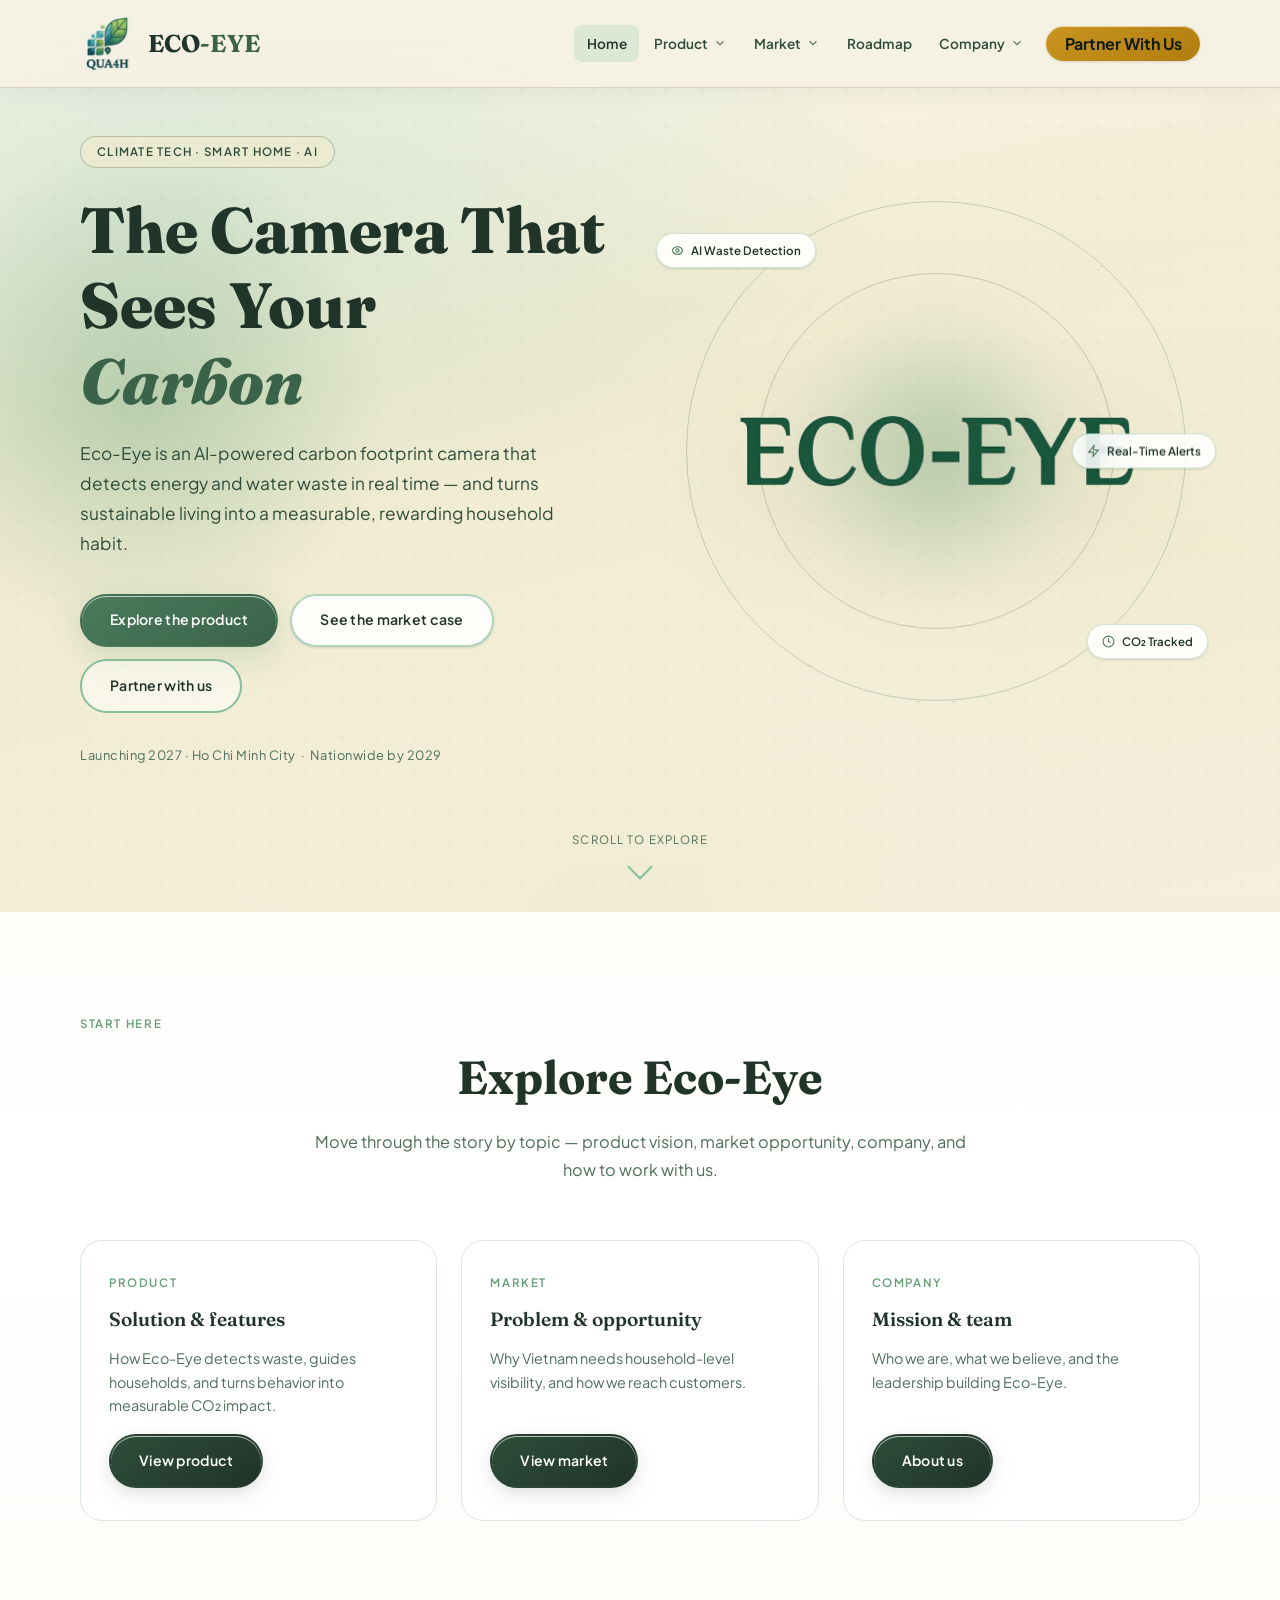
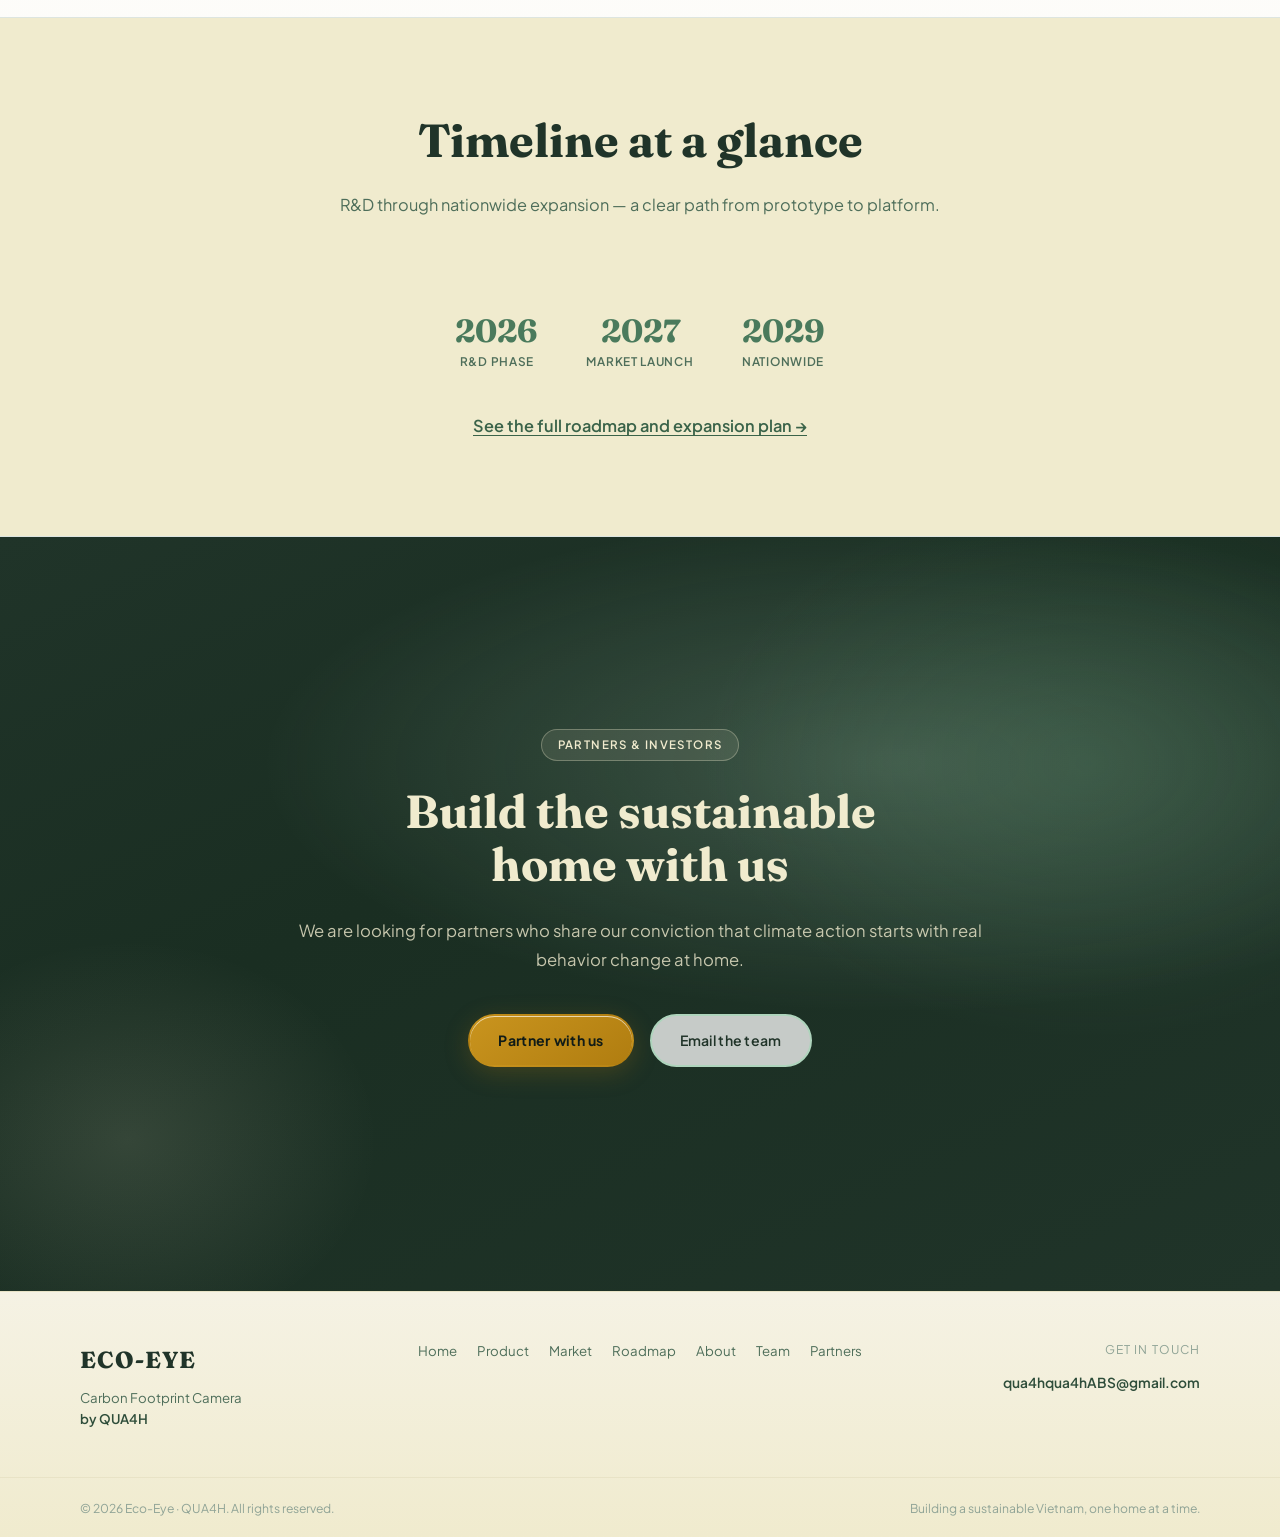
<file: index.html>
<!DOCTYPE html>
<html lang="en">
<head>
  <meta charset="UTF-8" />
  <meta name="viewport" content="width=device-width, initial-scale=1.0" />

  <title>Eco-Eye — Carbon Footprint Camera | AI-Powered Home Sustainability</title>
  <meta name="description" content="Eco-Eye is an AI-powered carbon footprint camera that detects energy and water waste in real time, delivers smart suggestions, and builds lasting sustainable habits in Vietnamese households." />
  <meta name="keywords" content="Eco-Eye, carbon footprint camera, AI sustainability, smart home Vietnam, energy waste detection, climate tech" />

  <meta property="og:title" content="Eco-Eye — Carbon Footprint Camera" />
  <meta property="og:description" content="We don't just track carbon. We change behavior. Launching in Vietnam 2027." />
  <meta property="og:type" content="website" />
  <meta property="og:image" content="assets/img/product-logo.png" />

  <link rel="icon" type="image/png" href="assets/img/logo.png" />

  <link rel="preconnect" href="https://fonts.googleapis.com" />
  <link rel="preconnect" href="https://fonts.gstatic.com" crossorigin />
  <link href="https://fonts.googleapis.com/css2?family=Fraunces:ital,opsz,wght@0,9..144,600;0,9..144,700;0,9..144,800;1,9..144,600&family=Plus+Jakarta+Sans:wght@400;500;600;700&display=swap" rel="stylesheet" />

  <link rel="stylesheet" href="styles.css" />
</head>
<body>

  <nav class="nav" id="nav" role="navigation" aria-label="Main navigation">
    <div class="nav__inner container">
      <a href="index.html" class="nav__logo" aria-label="Eco-Eye home">
        <img src="assets/img/logo.png" alt="QUA4H logo" class="nav__logo-img" />
        <span class="nav__logo-text">ECO<span>-EYE</span></span>
      </a>

      <button class="nav__toggle" id="navToggle" aria-label="Toggle navigation menu" aria-expanded="false">
        <span></span><span></span><span></span>
      </button>

      <ul class="nav__links" id="navLinks" role="list">
        <li class="nav__item">
          <a href="index.html" data-nav="home">Home</a>
        </li>
        <li class="nav__item">
          <a href="product.html" data-nav="product" aria-haspopup="true" aria-expanded="false">Product <svg class="nav__chevron" viewBox="0 0 24 24" fill="none" stroke="currentColor" stroke-width="2" aria-hidden="true"><path d="M6 9l6 6 6-6"/></svg></a>
          <ul class="nav__dropdown" role="list">
            <li><a href="product.html">Overview &amp; solution</a></li>
            <li><a href="product.html#features">Features</a></li>
            <li><a href="product.html#evolution">Evolution</a></li>
            <li><a href="product.html#differentiators">Differentiators</a></li>
          </ul>
        </li>
        <li class="nav__item">
          <a href="market.html" data-nav="market" aria-haspopup="true" aria-expanded="false">Market <svg class="nav__chevron" viewBox="0 0 24 24" fill="none" stroke="currentColor" stroke-width="2" aria-hidden="true"><path d="M6 9l6 6 6-6"/></svg></a>
          <ul class="nav__dropdown" role="list">
            <li><a href="market.html#problem">Problem</a></li>
            <li><a href="market.html#opportunity">Opportunity</a></li>
            <li><a href="market.html#audience">Audience</a></li>
            <li><a href="market.html#gtm">Go-to-market</a></li>
          </ul>
        </li>
        <li class="nav__item">
          <a href="roadmap.html" data-nav="roadmap">Roadmap</a>
        </li>
        <li class="nav__item">
          <a href="company.html" data-nav="company" aria-haspopup="true" aria-expanded="false">Company <svg class="nav__chevron" viewBox="0 0 24 24" fill="none" stroke="currentColor" stroke-width="2" aria-hidden="true"><path d="M6 9l6 6 6-6"/></svg></a>
          <ul class="nav__dropdown" role="list">
            <li><a href="company.html">About</a></li>
            <li><a href="team.html">Team</a></li>
          </ul>
        </li>
        <li><a href="partners.html" class="nav__cta" data-nav="partners">Partner With Us</a></li>
      </ul>
    </div>
  </nav>

  <main>

    <section class="hero" id="hero" aria-label="Hero">
      <div class="hero__bg-overlay" aria-hidden="true"></div>
      <div class="hero__dots" aria-hidden="true"></div>
      <div class="hero__glow-left" aria-hidden="true"></div>

      <div class="container hero__inner">
        <div class="hero__content reveal">
          <div class="hero__badge-pill">Climate Tech &middot; Smart Home &middot; AI</div>
          <h1 class="hero__title">
            The Camera That<br>
            Sees Your <em>Carbon</em>
          </h1>
          <p class="hero__sub">
            Eco-Eye is an AI-powered carbon footprint camera that detects energy and water waste in real time — and turns sustainable living into a measurable, rewarding household habit.
          </p>
          <div class="hero__actions">
            <a href="product.html" class="btn btn--primary">Explore the product</a>
            <a href="market.html#problem" class="btn btn--secondary">See the market case</a>
            <a href="partners.html" class="btn btn--outline">Partner with us</a>
          </div>
          <div class="hero__meta">
            <span>Launching 2027 &middot; Ho Chi Minh City</span>
            <span class="hero__meta-sep">&nbsp;&middot;&nbsp;</span>
            <span>Nationwide by 2029</span>
          </div>
        </div>

        <div class="hero__visual reveal reveal--delay">
          <div class="hero__ring hero__ring--lg" aria-hidden="true"></div>
          <div class="hero__ring hero__ring--sm" aria-hidden="true"></div>
          <div class="hero__glow-center" aria-hidden="true"></div>
          <img
            src="assets/img/product-logo.png"
            alt="Eco-Eye Carbon Footprint Camera"
            class="hero__product-img"
          />
          <div class="hero__chip hero__chip--1">
            <svg viewBox="0 0 24 24" fill="none" stroke="currentColor" stroke-width="2" aria-hidden="true"><path d="M15 12a3 3 0 1 1-6 0 3 3 0 0 1 6 0z"/><path d="M2.458 12C3.732 7.943 7.523 5 12 5c4.478 0 8.268 2.943 9.542 7-1.274 4.057-5.064 7-9.542 7-4.477 0-8.268-2.943-9.542-7z"/></svg>
            AI Waste Detection
          </div>
          <div class="hero__chip hero__chip--2">
            <svg viewBox="0 0 24 24" fill="none" stroke="currentColor" stroke-width="2" aria-hidden="true"><path d="M13 2L3 14h9l-1 8 10-12h-9l1-8z"/></svg>
            Real-Time Alerts
          </div>
          <div class="hero__chip hero__chip--3">
            <svg viewBox="0 0 24 24" fill="none" stroke="currentColor" stroke-width="2" aria-hidden="true"><circle cx="12" cy="12" r="10"/><polyline points="12 6 12 12 16 14"/></svg>
            CO&#x2082; Tracked
          </div>
        </div>
      </div>

      <div class="hero__scroll" aria-hidden="true">
        <span>Scroll to explore</span>
        <div class="hero__scroll-arrow"></div>
      </div>
    </section>

    <section class="section home-explore" aria-labelledby="explore-heading">
      <div class="container">
        <div class="section__label reveal">Start here</div>
        <h2 class="section__title section__title--center" id="explore-heading">Explore Eco-Eye</h2>
        <p class="section__sub reveal">
          Move through the story by topic — product vision, market opportunity, company, and how to work with us.
        </p>
        <div class="home-explore__grid">
          <article class="home-explore__card reveal">
            <div class="section__label" style="margin-bottom:0">Product</div>
            <h3>Solution &amp; features</h3>
            <p>How Eco-Eye detects waste, guides households, and turns behavior into measurable CO&#x2082; impact.</p>
            <a href="product.html" class="btn btn--dark">View product</a>
          </article>
          <article class="home-explore__card reveal">
            <div class="section__label" style="margin-bottom:0">Market</div>
            <h3>Problem &amp; opportunity</h3>
            <p>Why Vietnam needs household-level visibility, and how we reach customers.</p>
            <a href="market.html" class="btn btn--dark">View market</a>
          </article>
          <article class="home-explore__card reveal">
            <div class="section__label" style="margin-bottom:0">Company</div>
            <h3>Mission &amp; team</h3>
            <p>Who we are, what we believe, and the leadership building Eco-Eye.</p>
            <a href="company.html" class="btn btn--dark">About us</a>
          </article>
        </div>
      </div>
    </section>

    <section class="section home-glance" aria-labelledby="glance-heading">
      <div class="container">
        <h2 class="section__title section__title--center" id="glance-heading">Timeline at a glance</h2>
        <p class="section__sub reveal">R&amp;D through nationwide expansion — a clear path from prototype to platform.</p>
        <div class="home-glance__stats reveal">
          <div>
            <div class="home-glance__stat-num">2026</div>
            <div class="home-glance__stat-label">R&amp;D phase</div>
          </div>
          <div>
            <div class="home-glance__stat-num">2027</div>
            <div class="home-glance__stat-label">Market launch</div>
          </div>
          <div>
            <div class="home-glance__stat-num">2029</div>
            <div class="home-glance__stat-label">Nationwide</div>
          </div>
        </div>
        <p class="section__sub reveal" style="margin-bottom:0">
          <a href="roadmap.html">See the full roadmap and expansion plan →</a>
        </p>
      </div>
    </section>

    <section class="section invest" id="invest" aria-labelledby="invest-home-heading">
      <div class="invest__bg" aria-hidden="true"></div>
      <div class="container invest__inner">
        <div class="invest__content reveal">
          <div class="invest__label">Partners &amp; investors</div>
          <h2 class="invest__title" id="invest-home-heading">
            Build the sustainable<br>home with us
          </h2>
          <p class="invest__sub">
            We are looking for partners who share our conviction that climate action starts with real behavior change at home.
          </p>
          <div class="invest__actions">
            <a href="partners.html" class="btn btn--gold">Partner with us</a>
            <a href="mailto:qua4hqua4hABS@gmail.com" class="btn btn--outline-white">Email the team</a>
          </div>
        </div>
      </div>
    </section>

  </main>

  <footer class="footer" role="contentinfo">
    <div class="container footer__inner">
      <div class="footer__brand">
        <div class="footer__logo">ECO-EYE</div>
        <p>Carbon Footprint Camera</p>
        <p class="footer__tagline">by QUA4H</p>
      </div>

      <nav class="footer__nav" aria-label="Footer navigation">
        <a href="index.html">Home</a>
        <a href="product.html">Product</a>
        <a href="market.html">Market</a>
        <a href="roadmap.html">Roadmap</a>
        <a href="company.html">About</a>
        <a href="team.html">Team</a>
        <a href="partners.html">Partners</a>
      </nav>

      <div class="footer__contact">
        <p>Get in touch</p>
        <a href="mailto:qua4hqua4hABS@gmail.com">qua4hqua4hABS@gmail.com</a>
      </div>
    </div>

    <div class="footer__bottom">
      <div class="container footer__bottom-inner">
        <span>&copy; 2026 Eco-Eye &middot; QUA4H. All rights reserved.</span>
        <span>Building a sustainable Vietnam, one home at a time.</span>
      </div>
    </div>
  </footer>

  <script src="script.js"></script>
</body>
</html>
</file>
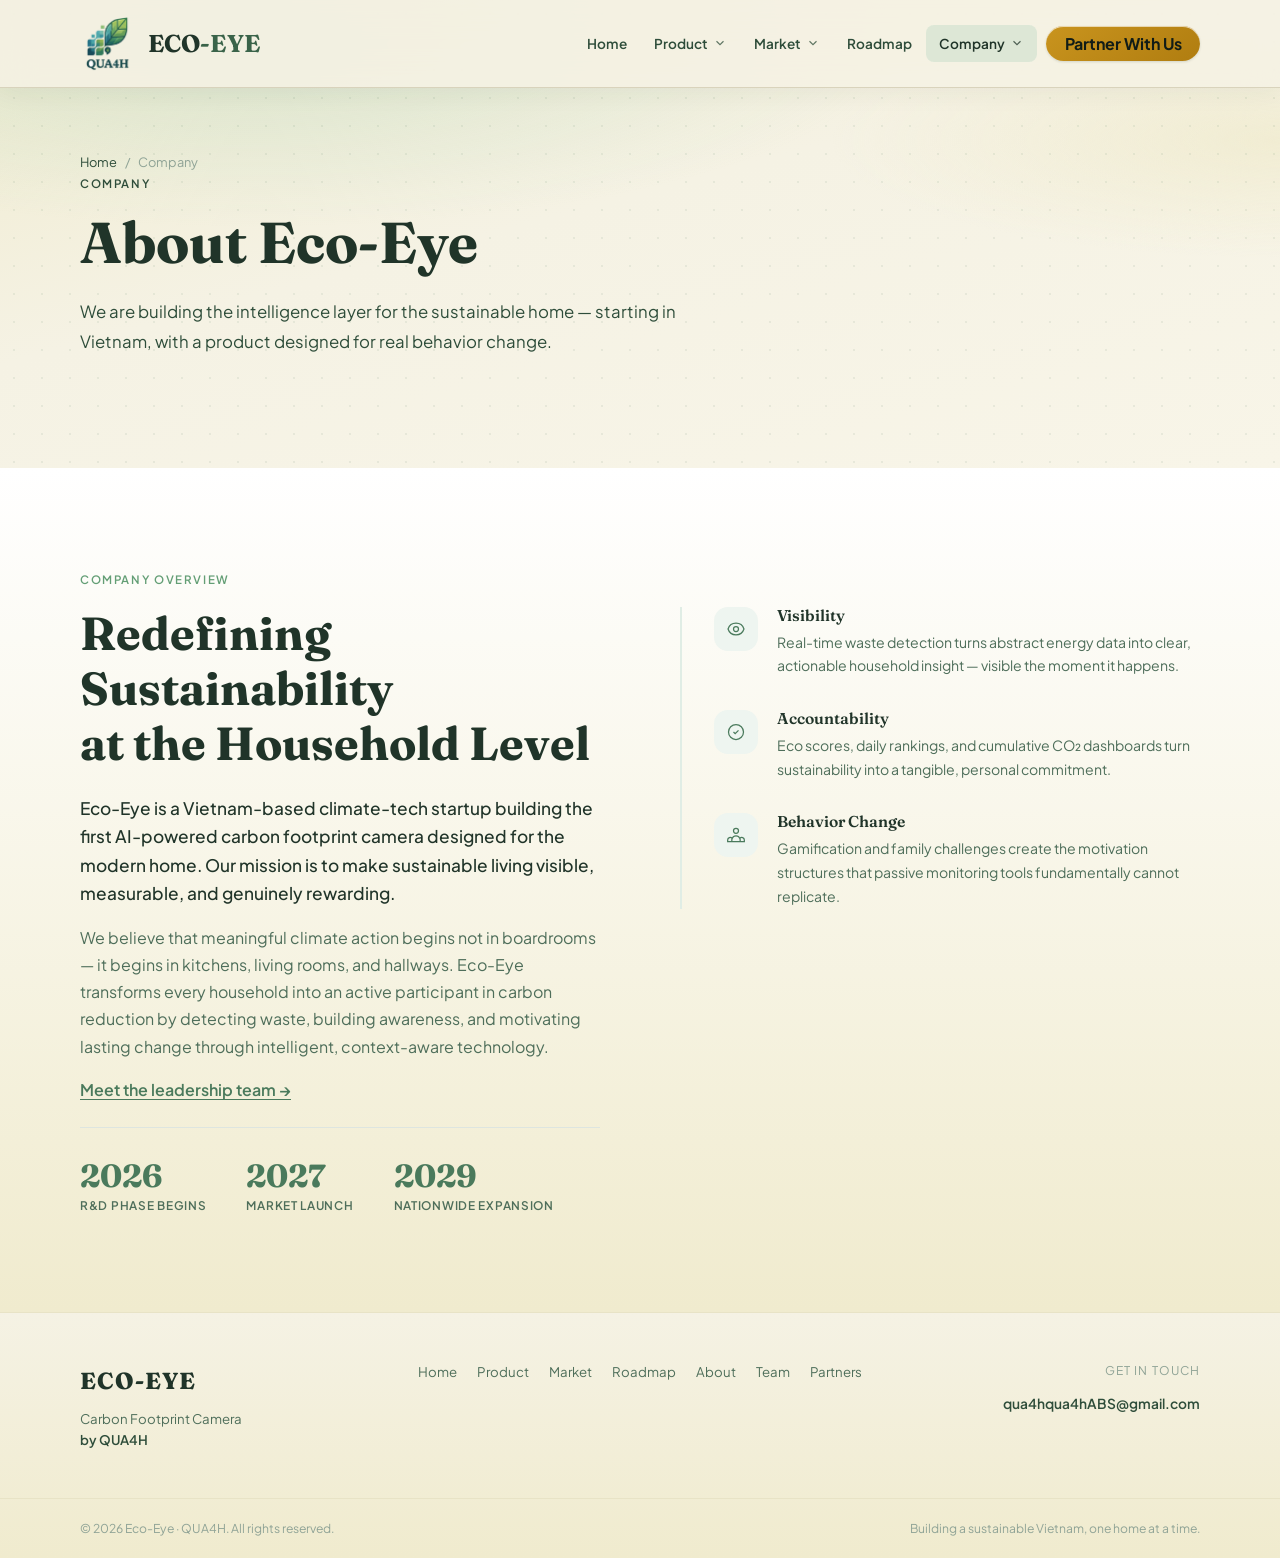
<file: company.html>
<!DOCTYPE html>
<html lang="en">
<head>
  <meta charset="UTF-8" />
  <meta name="viewport" content="width=device-width, initial-scale=1.0" />
  <title>About — Eco-Eye | Company Overview</title>
  <meta name="description" content="Eco-Eye mission, pillars, and timeline — Vietnam-based climate tech for the sustainable home." />
  <link rel="icon" type="image/png" href="assets/img/logo.png" />
  <link rel="preconnect" href="https://fonts.googleapis.com" />
  <link rel="preconnect" href="https://fonts.gstatic.com" crossorigin />
  <link href="https://fonts.googleapis.com/css2?family=Fraunces:ital,opsz,wght@0,9..144,600;0,9..144,700;0,9..144,800;1,9..144,600&family=Plus+Jakarta+Sans:wght@400;500;600;700&display=swap" rel="stylesheet" />
  <link rel="stylesheet" href="styles.css" />
</head>
<body>

  <nav class="nav" id="nav" role="navigation" aria-label="Main navigation">
    <div class="nav__inner container">
      <a href="index.html" class="nav__logo" aria-label="Eco-Eye home">
        <img src="assets/img/logo.png" alt="QUA4H logo" class="nav__logo-img" />
        <span class="nav__logo-text">ECO<span>-EYE</span></span>
      </a>
      <button class="nav__toggle" id="navToggle" aria-label="Toggle navigation menu" aria-expanded="false">
        <span></span><span></span><span></span>
      </button>
      <ul class="nav__links" id="navLinks" role="list">
        <li class="nav__item"><a href="index.html" data-nav="home">Home</a></li>
        <li class="nav__item">
          <a href="product.html" data-nav="product" aria-haspopup="true" aria-expanded="false">Product <svg class="nav__chevron" viewBox="0 0 24 24" fill="none" stroke="currentColor" stroke-width="2" aria-hidden="true"><path d="M6 9l6 6 6-6"/></svg></a>
          <ul class="nav__dropdown" role="list">
            <li><a href="product.html">Overview &amp; solution</a></li>
            <li><a href="product.html#features">Features</a></li>
            <li><a href="product.html#evolution">Evolution</a></li>
            <li><a href="product.html#differentiators">Differentiators</a></li>
          </ul>
        </li>
        <li class="nav__item">
          <a href="market.html" data-nav="market" aria-haspopup="true" aria-expanded="false">Market <svg class="nav__chevron" viewBox="0 0 24 24" fill="none" stroke="currentColor" stroke-width="2" aria-hidden="true"><path d="M6 9l6 6 6-6"/></svg></a>
          <ul class="nav__dropdown" role="list">
            <li><a href="market.html#problem">Problem</a></li>
            <li><a href="market.html#opportunity">Opportunity</a></li>
            <li><a href="market.html#audience">Audience</a></li>
            <li><a href="market.html#gtm">Go-to-market</a></li>
          </ul>
        </li>
        <li class="nav__item"><a href="roadmap.html" data-nav="roadmap">Roadmap</a></li>
        <li class="nav__item">
          <a href="company.html" data-nav="company" aria-haspopup="true" aria-expanded="false">Company <svg class="nav__chevron" viewBox="0 0 24 24" fill="none" stroke="currentColor" stroke-width="2" aria-hidden="true"><path d="M6 9l6 6 6-6"/></svg></a>
          <ul class="nav__dropdown" role="list">
            <li><a href="company.html">About</a></li>
            <li><a href="team.html">Team</a></li>
          </ul>
        </li>
        <li><a href="partners.html" class="nav__cta" data-nav="partners">Partner With Us</a></li>
      </ul>
    </div>
  </nav>

  <main>
    <section class="page-hero" aria-labelledby="company-hero-title">
      <div class="page-hero__inner container">
        <nav class="page-hero__breadcrumb" aria-label="Breadcrumb">
          <a href="index.html">Home</a>
          <span>/</span>
          <span>Company</span>
        </nav>
        <span class="page-hero__label">Company</span>
        <h1 class="page-hero__title" id="company-hero-title">About Eco-Eye</h1>
        <p class="page-hero__sub">
          We are building the intelligence layer for the sustainable home — starting in Vietnam, with a product designed for real behavior change.
        </p>
      </div>
    </section>

    <section class="section about" id="about" aria-labelledby="about-heading">
      <div class="container">
        <div class="section__label reveal">Company Overview</div>
        <div class="about__grid">
          <div class="about__content reveal">
            <h2 class="section__title" id="about-heading">
              Redefining Sustainability<br>at the Household Level
            </h2>
            <p class="about__lead">
              Eco-Eye is a Vietnam-based climate-tech startup building the first AI-powered carbon footprint camera designed for the modern home. Our mission is to make sustainable living visible, measurable, and genuinely rewarding.
            </p>
            <p class="about__body">
              We believe that meaningful climate action begins not in boardrooms — it begins in kitchens, living rooms, and hallways. Eco-Eye transforms every household into an active participant in carbon reduction by detecting waste, building awareness, and motivating lasting change through intelligent, context-aware technology.
            </p>
            <p class="about__body">
              <a href="team.html">Meet the leadership team →</a>
            </p>
            <div class="about__stats">
              <div class="about__stat">
                <div class="about__stat-value">2026</div>
                <div class="about__stat-label">R&amp;D Phase Begins</div>
              </div>
              <div class="about__stat">
                <div class="about__stat-value">2027</div>
                <div class="about__stat-label">Market Launch</div>
              </div>
              <div class="about__stat">
                <div class="about__stat-value">2029</div>
                <div class="about__stat-label">Nationwide Expansion</div>
              </div>
            </div>
          </div>
          <div class="about__pillars reveal reveal--right">
            <div class="pillar">
              <div class="pillar__icon" aria-hidden="true">
                <svg viewBox="0 0 24 24" fill="none" stroke="currentColor" stroke-width="1.5"><path d="M15 12a3 3 0 1 1-6 0 3 3 0 0 1 6 0z"/><path d="M2.458 12C3.732 7.943 7.523 5 12 5c4.478 0 8.268 2.943 9.542 7-1.274 4.057-5.064 7-9.542 7-4.477 0-8.268-2.943-9.542-7z"/></svg>
              </div>
              <div>
                <h4>Visibility</h4>
                <p>Real-time waste detection turns abstract energy data into clear, actionable household insight — visible the moment it happens.</p>
              </div>
            </div>
            <div class="pillar">
              <div class="pillar__icon" aria-hidden="true">
                <svg viewBox="0 0 24 24" fill="none" stroke="currentColor" stroke-width="1.5"><path d="M9 12l2 2 4-4m6 2a9 9 0 1 1-18 0 9 9 0 0 1 18 0z"/></svg>
              </div>
              <div>
                <h4>Accountability</h4>
                <p>Eco scores, daily rankings, and cumulative CO&#x2082; dashboards turn sustainability into a tangible, personal commitment.</p>
              </div>
            </div>
            <div class="pillar">
              <div class="pillar__icon" aria-hidden="true">
                <svg viewBox="0 0 24 24" fill="none" stroke="currentColor" stroke-width="1.5"><path d="M17 20h5v-2a3 3 0 0 0-5.356-1.857M17 20H7m10 0v-2c0-.656-.126-1.283-.356-1.857M7 20H2v-2a3 3 0 0 1 5.356-1.857M7 20v-2c0-.656.126-1.283.356-1.857m0 0a5.002 5.002 0 0 1 9.288 0M15 7a3 3 0 1 1-6 0 3 3 0 0 1 6 0z"/></svg>
              </div>
              <div>
                <h4>Behavior Change</h4>
                <p>Gamification and family challenges create the motivation structures that passive monitoring tools fundamentally cannot replicate.</p>
              </div>
            </div>
          </div>
        </div>
      </div>
    </section>
  </main>

  <footer class="footer" role="contentinfo">
    <div class="container footer__inner">
      <div class="footer__brand">
        <div class="footer__logo">ECO-EYE</div>
        <p>Carbon Footprint Camera</p>
        <p class="footer__tagline">by QUA4H</p>
      </div>
      <nav class="footer__nav" aria-label="Footer navigation">
        <a href="index.html">Home</a>
        <a href="product.html">Product</a>
        <a href="market.html">Market</a>
        <a href="roadmap.html">Roadmap</a>
        <a href="company.html">About</a>
        <a href="team.html">Team</a>
        <a href="partners.html">Partners</a>
      </nav>
      <div class="footer__contact">
        <p>Get in touch</p>
        <a href="mailto:qua4hqua4hABS@gmail.com">qua4hqua4hABS@gmail.com</a>
      </div>
    </div>
    <div class="footer__bottom">
      <div class="container footer__bottom-inner">
        <span>&copy; 2026 Eco-Eye &middot; QUA4H. All rights reserved.</span>
        <span>Building a sustainable Vietnam, one home at a time.</span>
      </div>
    </div>
  </footer>
  <script src="script.js"></script>
</body>
</html>
</file>
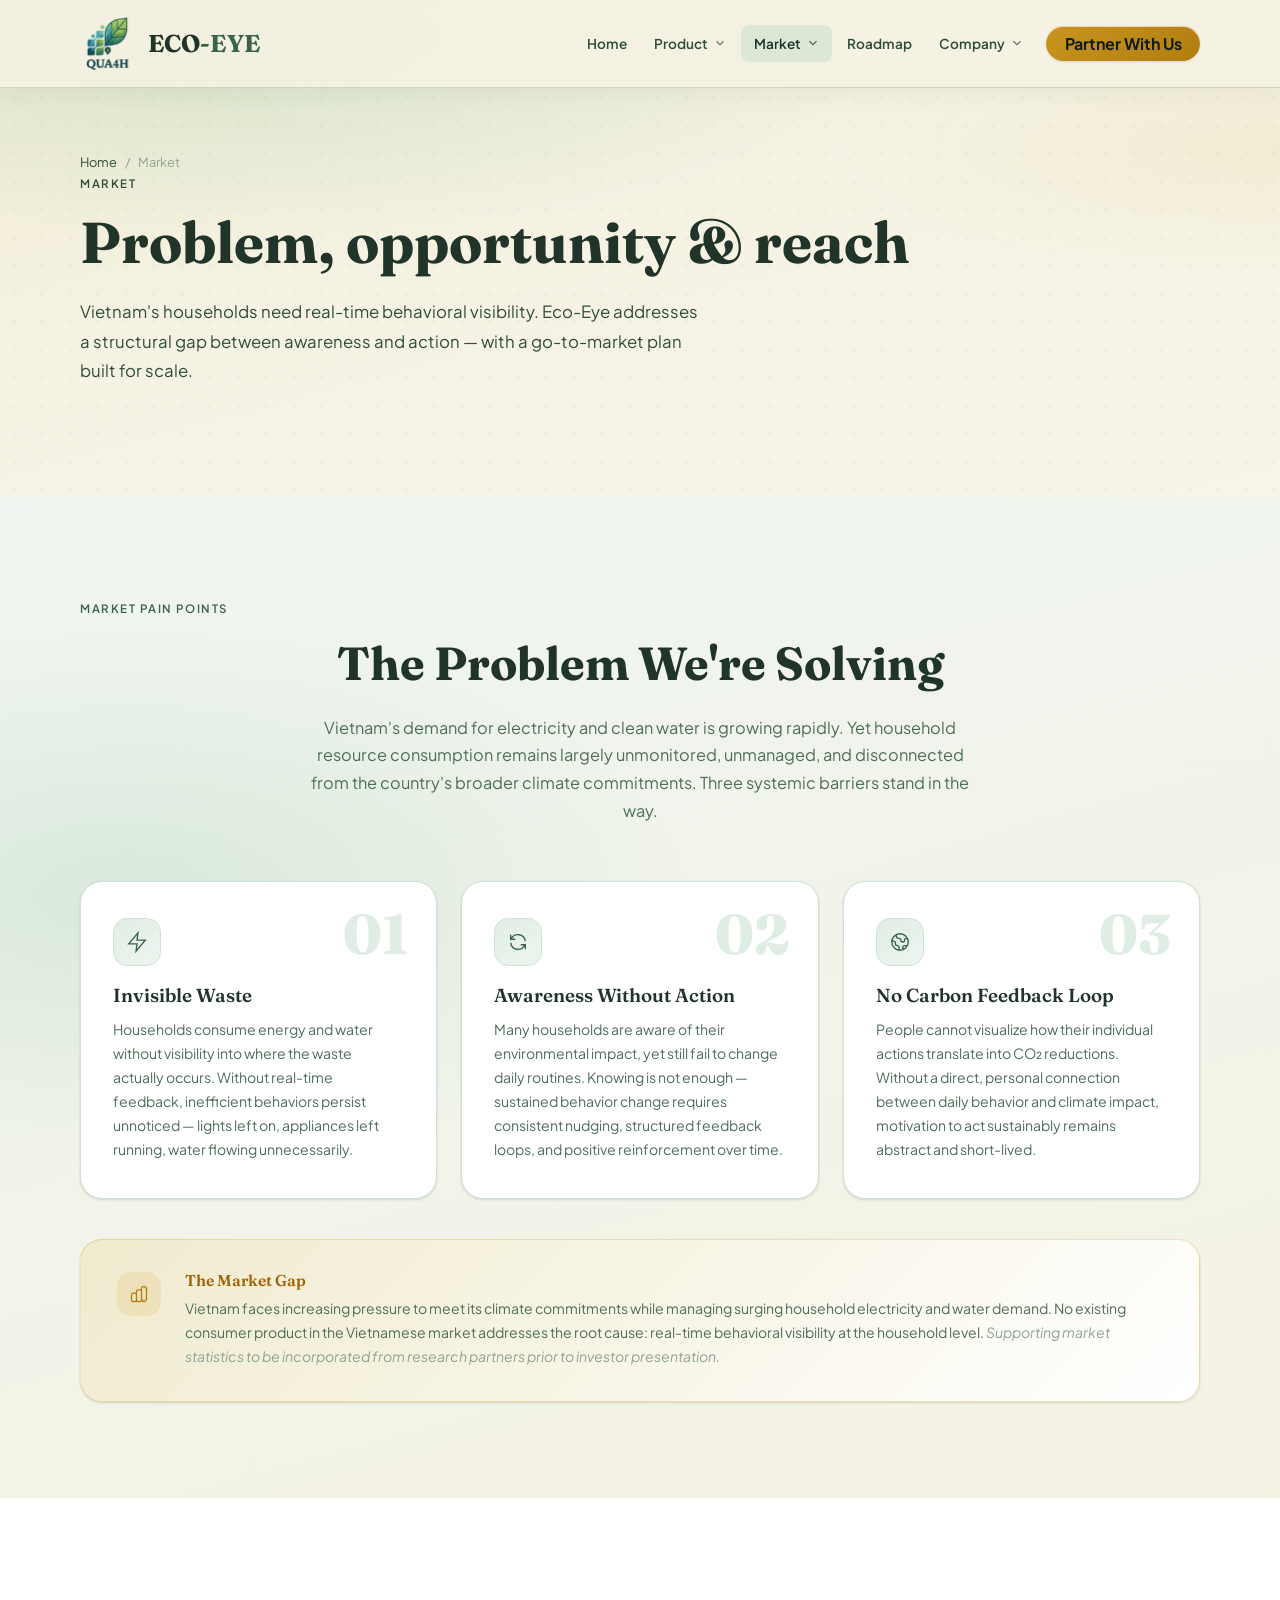
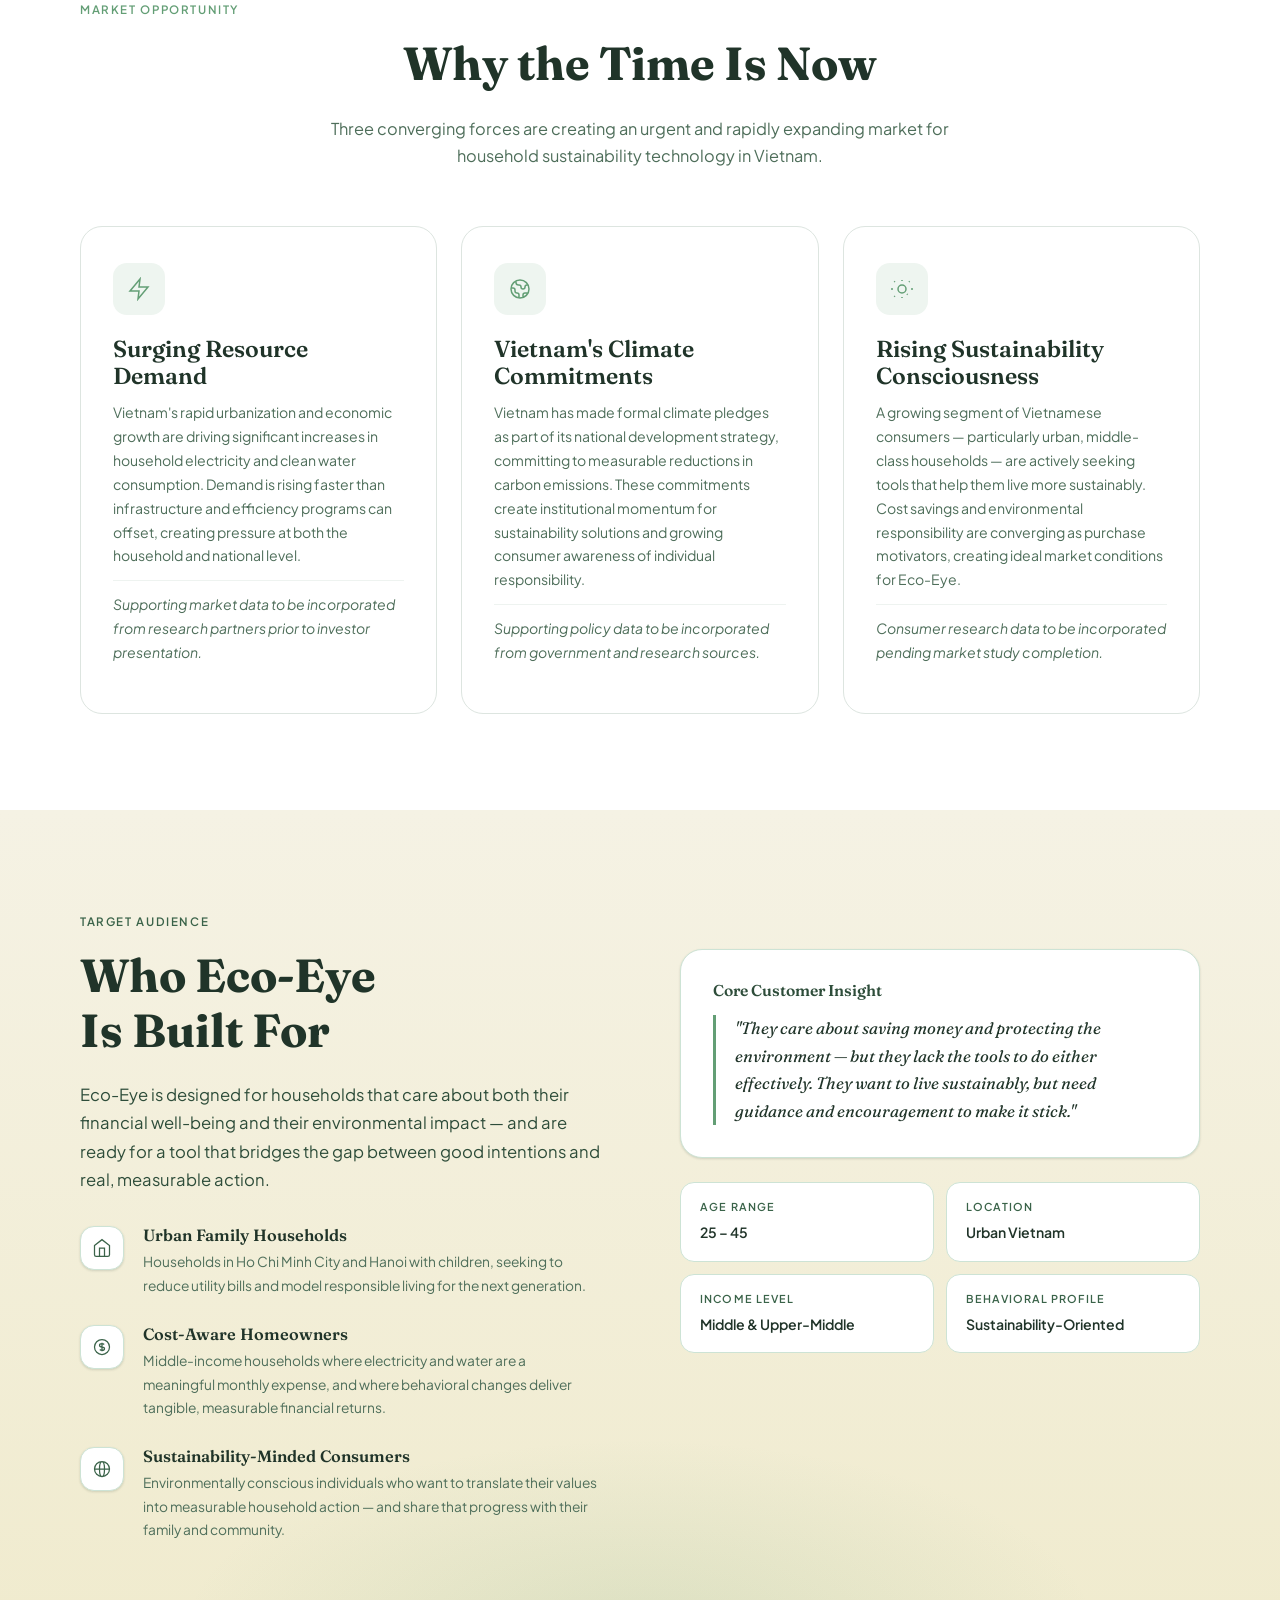
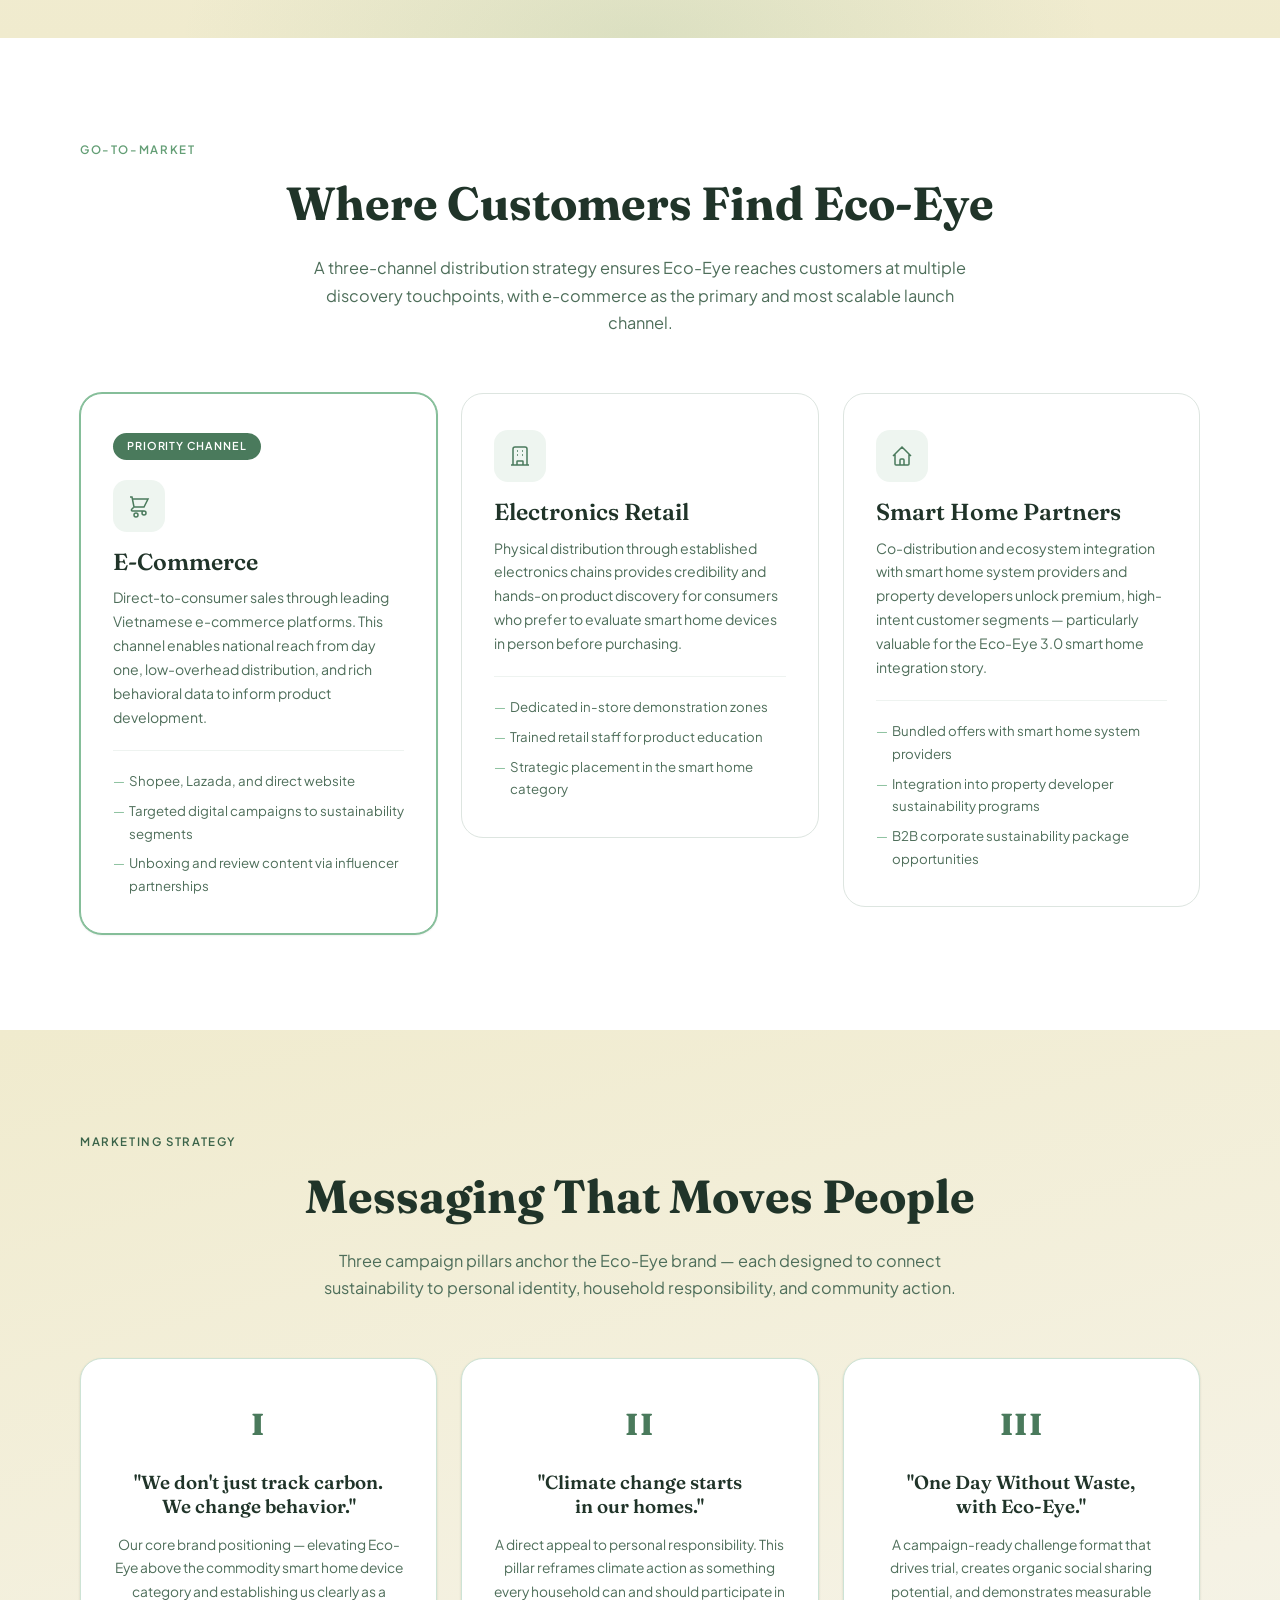
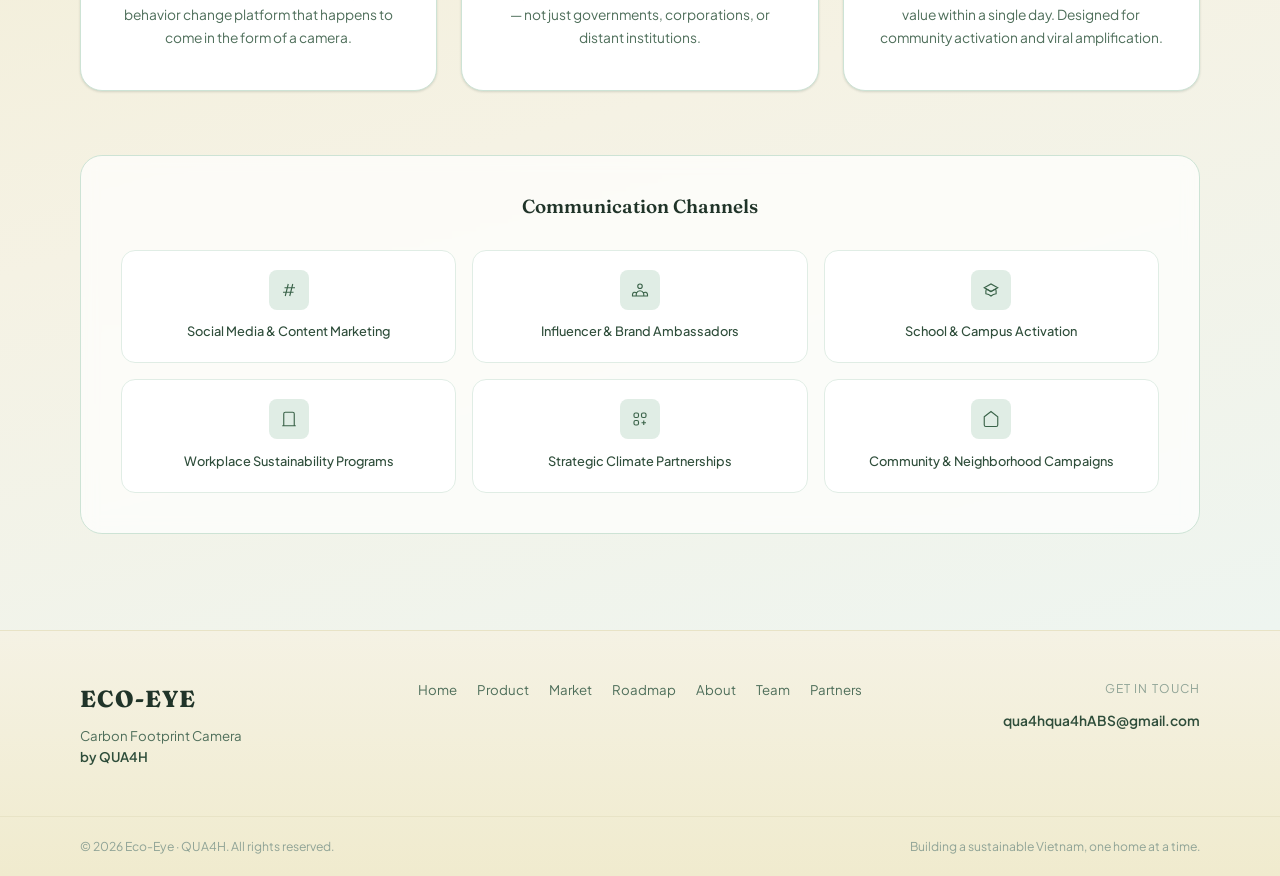
<file: market.html>
<!DOCTYPE html>
<html lang="en">
<head>
  <meta charset="UTF-8" />
  <meta name="viewport" content="width=device-width, initial-scale=1.0" />
  <title>Market — Eco-Eye | Problem, Opportunity &amp; Go-to-Market</title>
  <meta name="description" content="Market pain points, opportunity in Vietnam, target audience, channels, and marketing strategy for Eco-Eye." />
  <link rel="icon" type="image/png" href="assets/img/logo.png" />
  <link rel="preconnect" href="https://fonts.googleapis.com" />
  <link rel="preconnect" href="https://fonts.gstatic.com" crossorigin />
  <link href="https://fonts.googleapis.com/css2?family=Fraunces:ital,opsz,wght@0,9..144,600;0,9..144,700;0,9..144,800;1,9..144,600&family=Plus+Jakarta+Sans:wght@400;500;600;700&display=swap" rel="stylesheet" />
  <link rel="stylesheet" href="styles.css" />
</head>
<body>

  <nav class="nav" id="nav" role="navigation" aria-label="Main navigation">
    <div class="nav__inner container">
      <a href="index.html" class="nav__logo" aria-label="Eco-Eye home">
        <img src="assets/img/logo.png" alt="QUA4H logo" class="nav__logo-img" />
        <span class="nav__logo-text">ECO<span>-EYE</span></span>
      </a>
      <button class="nav__toggle" id="navToggle" aria-label="Toggle navigation menu" aria-expanded="false">
        <span></span><span></span><span></span>
      </button>
      <ul class="nav__links" id="navLinks" role="list">
        <li class="nav__item"><a href="index.html" data-nav="home">Home</a></li>
        <li class="nav__item">
          <a href="product.html" data-nav="product" aria-haspopup="true" aria-expanded="false">Product <svg class="nav__chevron" viewBox="0 0 24 24" fill="none" stroke="currentColor" stroke-width="2" aria-hidden="true"><path d="M6 9l6 6 6-6"/></svg></a>
          <ul class="nav__dropdown" role="list">
            <li><a href="product.html">Overview &amp; solution</a></li>
            <li><a href="product.html#features">Features</a></li>
            <li><a href="product.html#evolution">Evolution</a></li>
            <li><a href="product.html#differentiators">Differentiators</a></li>
          </ul>
        </li>
        <li class="nav__item">
          <a href="market.html" data-nav="market" aria-haspopup="true" aria-expanded="false">Market <svg class="nav__chevron" viewBox="0 0 24 24" fill="none" stroke="currentColor" stroke-width="2" aria-hidden="true"><path d="M6 9l6 6 6-6"/></svg></a>
          <ul class="nav__dropdown" role="list">
            <li><a href="market.html#problem">Problem</a></li>
            <li><a href="market.html#opportunity">Opportunity</a></li>
            <li><a href="market.html#audience">Audience</a></li>
            <li><a href="market.html#gtm">Go-to-market</a></li>
          </ul>
        </li>
        <li class="nav__item"><a href="roadmap.html" data-nav="roadmap">Roadmap</a></li>
        <li class="nav__item">
          <a href="company.html" data-nav="company" aria-haspopup="true" aria-expanded="false">Company <svg class="nav__chevron" viewBox="0 0 24 24" fill="none" stroke="currentColor" stroke-width="2" aria-hidden="true"><path d="M6 9l6 6 6-6"/></svg></a>
          <ul class="nav__dropdown" role="list">
            <li><a href="company.html">About</a></li>
            <li><a href="team.html">Team</a></li>
          </ul>
        </li>
        <li><a href="partners.html" class="nav__cta" data-nav="partners">Partner With Us</a></li>
      </ul>
    </div>
  </nav>

  <main>
    <section class="page-hero" aria-labelledby="market-hero-title">
      <div class="page-hero__inner container">
        <nav class="page-hero__breadcrumb" aria-label="Breadcrumb">
          <a href="index.html">Home</a>
          <span>/</span>
          <span>Market</span>
        </nav>
        <span class="page-hero__label">Market</span>
        <h1 class="page-hero__title" id="market-hero-title">Problem, opportunity &amp; reach</h1>
        <p class="page-hero__sub">
          Vietnam's households need real-time behavioral visibility. Eco-Eye addresses a structural gap between awareness and action — with a go-to-market plan built for scale.
        </p>
      </div>
    </section>

    <section class="section problem" id="problem" aria-labelledby="problem-heading">
      <div class="container">
        <div class="section__label section__label--light reveal">Market Pain Points</div>
        <h2 class="section__title section__title--center section__title--light" id="problem-heading">
          The Problem We're Solving
        </h2>
        <p class="section__sub section__sub--light reveal">
          Vietnam's demand for electricity and clean water is growing rapidly. Yet household resource consumption remains largely unmonitored, unmanaged, and disconnected from the country's broader climate commitments. Three systemic barriers stand in the way.
        </p>
        <div class="problem__grid">
          <div class="problem__card reveal">
            <div class="problem__num" aria-hidden="true">01</div>
            <div class="problem__icon" aria-hidden="true">
              <svg viewBox="0 0 24 24" fill="none" stroke="currentColor" stroke-width="1.5"><path d="M13 2L3 14h9l-1 8 10-12h-9l1-8z"/></svg>
            </div>
            <h3>Invisible Waste</h3>
            <p>Households consume energy and water without visibility into where the waste actually occurs. Without real-time feedback, inefficient behaviors persist unnoticed — lights left on, appliances left running, water flowing unnecessarily.</p>
          </div>
          <div class="problem__card reveal">
            <div class="problem__num" aria-hidden="true">02</div>
            <div class="problem__icon" aria-hidden="true">
              <svg viewBox="0 0 24 24" fill="none" stroke="currentColor" stroke-width="1.5"><path d="M4 4v5h.582m15.356 2A8.001 8.001 0 0 0 4.582 9m0 0H9m11 11v-5h-.581m0 0a8.003 8.003 0 0 1-15.357-2m15.357 2H15"/></svg>
            </div>
            <h3>Awareness Without Action</h3>
            <p>Many households are aware of their environmental impact, yet still fail to change daily routines. Knowing is not enough — sustained behavior change requires consistent nudging, structured feedback loops, and positive reinforcement over time.</p>
          </div>
          <div class="problem__card reveal">
            <div class="problem__num" aria-hidden="true">03</div>
            <div class="problem__icon" aria-hidden="true">
              <svg viewBox="0 0 24 24" fill="none" stroke="currentColor" stroke-width="1.5"><path d="M3.055 11H5a2 2 0 0 1 2 2v1a2 2 0 0 0 2 2 2 2 0 0 1 2 2v2.945M8 3.935V5.5A2.5 2.5 0 0 0 10.5 8h.5a2 2 0 0 1 2 2 2 2 0 1 0 4 0 2 2 0 0 1 2-2h1.064M15 20.488V18a2 2 0 0 1 2-2h3.064M21 12a9 9 0 1 1-18 0 9 9 0 0 1 18 0z"/></svg>
            </div>
            <h3>No Carbon Feedback Loop</h3>
            <p>People cannot visualize how their individual actions translate into CO&#x2082; reductions. Without a direct, personal connection between daily behavior and climate impact, motivation to act sustainably remains abstract and short-lived.</p>
          </div>
        </div>
        <div class="problem__gap reveal" role="note">
          <div class="problem__gap-icon" aria-hidden="true">
            <svg viewBox="0 0 24 24" fill="none" stroke="currentColor" stroke-width="1.5"><path d="M9 19v-6a2 2 0 0 0-2-2H5a2 2 0 0 0-2 2v6a2 2 0 0 0 2 2h2a2 2 0 0 0 2-2zm0 0V9a2 2 0 0 1 2-2h2a2 2 0 0 1 2 2v10m-6 0a2 2 0 0 0 2 2h2a2 2 0 0 0 2-2m0 0V5a2 2 0 0 1 2-2h2a2 2 0 0 0 2 2v14a2 2 0 0 0-2 2h-2a2 2 0 0 0-2-2z"/></svg>
          </div>
          <div>
            <h4>The Market Gap</h4>
            <p>
              Vietnam faces increasing pressure to meet its climate commitments while managing surging household electricity and water demand. No existing consumer product in the Vietnamese market addresses the root cause: real-time behavioral visibility at the household level.
              <em>Supporting market statistics to be incorporated from research partners prior to investor presentation.</em>
            </p>
          </div>
        </div>
      </div>
    </section>

    <section class="section market" id="opportunity" aria-labelledby="market-heading">
      <div class="container">
        <div class="section__label reveal">Market Opportunity</div>
        <h2 class="section__title section__title--center" id="market-heading">
          Why the Time Is Now
        </h2>
        <p class="section__sub reveal">
          Three converging forces are creating an urgent and rapidly expanding market for household sustainability technology in Vietnam.
        </p>
        <div class="market__grid">
          <div class="market__card reveal">
            <div class="market__icon" aria-hidden="true">
              <svg viewBox="0 0 24 24" fill="none" stroke="currentColor" stroke-width="1.5"><path d="M13 2L3 14h9l-1 8 10-12h-9l1-8z"/></svg>
            </div>
            <h3>Surging Resource Demand</h3>
            <p>Vietnam's rapid urbanization and economic growth are driving significant increases in household electricity and clean water consumption. Demand is rising faster than infrastructure and efficiency programs can offset, creating pressure at both the household and national level.</p>
            <p class="market__note">Supporting market data to be incorporated from research partners prior to investor presentation.</p>
          </div>
          <div class="market__card reveal">
            <div class="market__icon" aria-hidden="true">
              <svg viewBox="0 0 24 24" fill="none" stroke="currentColor" stroke-width="1.5"><path d="M3.055 11H5a2 2 0 0 1 2 2v1a2 2 0 0 0 2 2 2 2 0 0 1 2 2v2.945M8 3.935V5.5A2.5 2.5 0 0 0 10.5 8h.5a2 2 0 0 1 2 2 2 2 0 1 0 4 0 2 2 0 0 1 2-2h1.064M15 20.488V18a2 2 0 0 1 2-2h3.064M21 12a9 9 0 1 1-18 0 9 9 0 0 1 18 0z"/></svg>
            </div>
            <h3>Vietnam's Climate Commitments</h3>
            <p>Vietnam has made formal climate pledges as part of its national development strategy, committing to measurable reductions in carbon emissions. These commitments create institutional momentum for sustainability solutions and growing consumer awareness of individual responsibility.</p>
            <p class="market__note">Supporting policy data to be incorporated from government and research sources.</p>
          </div>
          <div class="market__card reveal">
            <div class="market__icon" aria-hidden="true">
              <svg viewBox="0 0 24 24" fill="none" stroke="currentColor" stroke-width="1.5"><path d="M12 3v1m0 16v1M4.22 4.22l.707.707m12.02 12.02.707.707M1 12h2m18 0h2M4.22 19.78l.707-.707M18.95 5.05l.707-.707"/><path d="M12 8a4 4 0 1 0 0 8 4 4 0 0 0 0-8z"/></svg>
            </div>
            <h3>Rising Sustainability Consciousness</h3>
            <p>A growing segment of Vietnamese consumers — particularly urban, middle-class households — are actively seeking tools that help them live more sustainably. Cost savings and environmental responsibility are converging as purchase motivators, creating ideal market conditions for Eco-Eye.</p>
            <p class="market__note">Consumer research data to be incorporated pending market study completion.</p>
          </div>
        </div>
      </div>
    </section>

    <section class="section target" id="audience" aria-labelledby="target-heading">
      <div class="container">
        <div class="section__label section__label--light reveal">Target Audience</div>
        <div class="target__grid">
          <div class="target__content reveal">
            <h2 class="section__title section__title--light" id="target-heading">
              Who Eco-Eye<br>Is Built For
            </h2>
            <p class="target__lead">
              Eco-Eye is designed for households that care about both their financial well-being and their environmental impact — and are ready for a tool that bridges the gap between good intentions and real, measurable action.
            </p>
            <div class="target__profiles">
              <div class="target__profile">
                <div class="target__profile-icon" aria-hidden="true">
                  <svg viewBox="0 0 24 24" fill="none" stroke="currentColor" stroke-width="1.5"><path d="M3 9l9-7 9 7v11a2 2 0 0 1-2 2H5a2 2 0 0 1-2-2z"/><polyline points="9 22 9 12 15 12 15 22"/></svg>
                </div>
                <div>
                  <h4>Urban Family Households</h4>
                  <p>Households in Ho Chi Minh City and Hanoi with children, seeking to reduce utility bills and model responsible living for the next generation.</p>
                </div>
              </div>
              <div class="target__profile">
                <div class="target__profile-icon" aria-hidden="true">
                  <svg viewBox="0 0 24 24" fill="none" stroke="currentColor" stroke-width="1.5"><path d="M12 8c-1.657 0-3 .895-3 2s1.343 2 3 2 3 .895 3 2-1.343 2-3 2m0-8c1.11 0 2.08.402 2.599 1M12 8V7m0 1v8m0 0v1m0-1c-1.11 0-2.08-.402-2.599-1M21 12a9 9 0 1 1-18 0 9 9 0 0 1 18 0z"/></svg>
                </div>
                <div>
                  <h4>Cost-Aware Homeowners</h4>
                  <p>Middle-income households where electricity and water are a meaningful monthly expense, and where behavioral changes deliver tangible, measurable financial returns.</p>
                </div>
              </div>
              <div class="target__profile">
                <div class="target__profile-icon" aria-hidden="true">
                  <svg viewBox="0 0 24 24" fill="none" stroke="currentColor" stroke-width="1.5"><path d="M21 12a9 9 0 0 1-9 9m9-9a9 9 0 0 0-9-9m9 9H3m9 9a9 9 0 0 1-9-9m9 9c1.657 0 3-4.03 3-9s-1.343-9-3-9m0 18c-1.657 0-3-4.03-3-9s1.343-9 3-9m-9 9a9 9 0 0 1 9-9"/></svg>
                </div>
                <div>
                  <h4>Sustainability-Minded Consumers</h4>
                  <p>Environmentally conscious individuals who want to translate their values into measurable household action — and share that progress with their family and community.</p>
                </div>
              </div>
            </div>
          </div>
          <div class="target__side reveal reveal--right">
            <div class="target__insight">
              <h3>Core Customer Insight</h3>
              <blockquote>"They care about saving money and protecting the environment — but they lack the tools to do either effectively. They want to live sustainably, but need guidance and encouragement to make it stick."</blockquote>
            </div>
            <div class="target__attrs">
              <div class="target__attr">
                <span class="target__attr-label">Age Range</span>
                <span class="target__attr-value">25 – 45</span>
              </div>
              <div class="target__attr">
                <span class="target__attr-label">Location</span>
                <span class="target__attr-value">Urban Vietnam</span>
              </div>
              <div class="target__attr">
                <span class="target__attr-label">Income Level</span>
                <span class="target__attr-value">Middle &amp; Upper-Middle</span>
              </div>
              <div class="target__attr">
                <span class="target__attr-label">Behavioral Profile</span>
                <span class="target__attr-value">Sustainability-Oriented</span>
              </div>
            </div>
          </div>
        </div>
      </div>
    </section>

    <section class="section channels" id="gtm" aria-labelledby="channels-heading">
      <div class="container">
        <div class="section__label reveal">Go-to-Market</div>
        <h2 class="section__title section__title--center" id="channels-heading">
          Where Customers Find Eco-Eye
        </h2>
        <p class="section__sub reveal">
          A three-channel distribution strategy ensures Eco-Eye reaches customers at multiple discovery touchpoints, with e-commerce as the primary and most scalable launch channel.
        </p>
        <div class="channels__grid">
          <div class="channel-card channel-card--featured reveal">
            <div class="channel-card__priority">Priority Channel</div>
            <div class="channel-card__icon" aria-hidden="true">
              <svg viewBox="0 0 24 24" fill="none" stroke="currentColor" stroke-width="1.5"><path d="M3 3h2l.4 2M7 13h10l4-8H5.4M7 13L5.4 5M7 13l-2.293 2.293c-.63.63-.184 1.707.707 1.707H17m0 0a2 2 0 1 0 0 4 2 2 0 0 0 0-4zm-8 2a2 2 0 1 0 0 4 2 2 0 0 0 0-4z"/></svg>
            </div>
            <h3>E-Commerce</h3>
            <p>Direct-to-consumer sales through leading Vietnamese e-commerce platforms. This channel enables national reach from day one, low-overhead distribution, and rich behavioral data to inform product development.</p>
            <ul class="channel-card__list">
              <li>Shopee, Lazada, and direct website</li>
              <li>Targeted digital campaigns to sustainability segments</li>
              <li>Unboxing and review content via influencer partnerships</li>
            </ul>
          </div>
          <div class="channel-card reveal">
            <div class="channel-card__icon" aria-hidden="true">
              <svg viewBox="0 0 24 24" fill="none" stroke="currentColor" stroke-width="1.5"><path d="M19 21V5a2 2 0 0 0-2-2H7a2 2 0 0 0-2 2v16m14 0H5m14 0h2M5 21H3M9 7h1m-1 4h1m4-4h1m-1 4h1M9 21v-3.5a.5.5 0 0 1 .5-.5h5a.5.5 0 0 1 .5.5V21"/></svg>
            </div>
            <h3>Electronics Retail</h3>
            <p>Physical distribution through established electronics chains provides credibility and hands-on product discovery for consumers who prefer to evaluate smart home devices in person before purchasing.</p>
            <ul class="channel-card__list">
              <li>Dedicated in-store demonstration zones</li>
              <li>Trained retail staff for product education</li>
              <li>Strategic placement in the smart home category</li>
            </ul>
          </div>
          <div class="channel-card reveal">
            <div class="channel-card__icon" aria-hidden="true">
              <svg viewBox="0 0 24 24" fill="none" stroke="currentColor" stroke-width="1.5"><path d="M3 12l2-2m0 0l7-7 7 7M5 10v10a1 1 0 0 0 1 1h3m10-11l2 2m-2-2v10a1 1 0 0 1-1 1h-3m-6 0a1 1 0 0 0 1-1v-4a1 1 0 0 1 1-1h2a1 1 0 0 1 1 1v4a1 1 0 0 0 1 1m-6 0h6"/></svg>
            </div>
            <h3>Smart Home Partners</h3>
            <p>Co-distribution and ecosystem integration with smart home system providers and property developers unlock premium, high-intent customer segments — particularly valuable for the Eco-Eye 3.0 smart home integration story.</p>
            <ul class="channel-card__list">
              <li>Bundled offers with smart home system providers</li>
              <li>Integration into property developer sustainability programs</li>
              <li>B2B corporate sustainability package opportunities</li>
            </ul>
          </div>
        </div>
      </div>
    </section>

    <section class="section marketing" id="marketing" aria-labelledby="marketing-heading">
      <div class="container">
        <div class="section__label section__label--light reveal">Marketing Strategy</div>
        <h2 class="section__title section__title--center section__title--light" id="marketing-heading">
          Messaging That Moves People
        </h2>
        <p class="section__sub section__sub--light reveal">
          Three campaign pillars anchor the Eco-Eye brand — each designed to connect sustainability to personal identity, household responsibility, and community action.
        </p>
        <div class="marketing__pillars">
          <div class="marketing__pillar reveal">
            <div class="marketing__pillar-num" aria-hidden="true">I</div>
            <h3>"We don't just track carbon.<br>We change behavior."</h3>
            <p>Our core brand positioning — elevating Eco-Eye above the commodity smart home device category and establishing us clearly as a behavior change platform that happens to come in the form of a camera.</p>
          </div>
          <div class="marketing__pillar reveal">
            <div class="marketing__pillar-num" aria-hidden="true">II</div>
            <h3>"Climate change starts<br>in our homes."</h3>
            <p>A direct appeal to personal responsibility. This pillar reframes climate action as something every household can and should participate in — not just governments, corporations, or distant institutions.</p>
          </div>
          <div class="marketing__pillar reveal">
            <div class="marketing__pillar-num" aria-hidden="true">III</div>
            <h3>"One Day Without Waste,<br>with Eco-Eye."</h3>
            <p>A campaign-ready challenge format that drives trial, creates organic social sharing potential, and demonstrates measurable value within a single day. Designed for community activation and viral amplification.</p>
          </div>
        </div>
        <div class="marketing__channels reveal">
          <h3 class="marketing__channels-title">Communication Channels</h3>
          <div class="marketing__channels-grid">
            <div class="marketing__channel">
              <div class="marketing__channel-icon" aria-hidden="true">
                <svg viewBox="0 0 24 24" fill="none" stroke="currentColor" stroke-width="1.5"><path d="M7 20l4-16m2 16l4-16M6 9h14M4 15h14"/></svg>
              </div>
              <span>Social Media &amp; Content Marketing</span>
            </div>
            <div class="marketing__channel">
              <div class="marketing__channel-icon" aria-hidden="true">
                <svg viewBox="0 0 24 24" fill="none" stroke="currentColor" stroke-width="1.5"><path d="M17 20h5v-2a3 3 0 0 0-5.356-1.857M17 20H7m10 0v-2c0-.656-.126-1.283-.356-1.857M7 20H2v-2a3 3 0 0 1 5.356-1.857M7 20v-2c0-.656.126-1.283.356-1.857m0 0a5.002 5.002 0 0 1 9.288 0M15 7a3 3 0 1 1-6 0 3 3 0 0 1 6 0z"/></svg>
              </div>
              <span>Influencer &amp; Brand Ambassadors</span>
            </div>
            <div class="marketing__channel">
              <div class="marketing__channel-icon" aria-hidden="true">
                <svg viewBox="0 0 24 24" fill="none" stroke="currentColor" stroke-width="1.5"><path d="M12 14l9-5-9-5-9 5 9 5z"/><path d="M12 14l6.16-3.422a12.083 12.083 0 0 1 .665 6.479A11.952 11.952 0 0 0 12 20.055a11.952 11.952 0 0 0-6.824-2.998 12.078 12.078 0 0 1 .665-6.479L12 14z"/></svg>
              </div>
              <span>School &amp; Campus Activation</span>
            </div>
            <div class="marketing__channel">
              <div class="marketing__channel-icon" aria-hidden="true">
                <svg viewBox="0 0 24 24" fill="none" stroke="currentColor" stroke-width="1.5"><path d="M19 21V5a2 2 0 0 0-2-2H7a2 2 0 0 0-2 2v16m14 0H5m14 0h2M5 21H3"/></svg>
              </div>
              <span>Workplace Sustainability Programs</span>
            </div>
            <div class="marketing__channel">
              <div class="marketing__channel-icon" aria-hidden="true">
                <svg viewBox="0 0 24 24" fill="none" stroke="currentColor" stroke-width="1.5"><path d="M17 14v6m-3-3h6M6 10h2a2 2 0 0 0 2-2V6a2 2 0 0 0-2-2H6a2 2 0 0 0-2 2v2a2 2 0 0 0 2 2zm10 0h2a2 2 0 0 0 2-2V6a2 2 0 0 0-2-2h-2a2 2 0 0 0-2 2v2a2 2 0 0 0 2 2zM6 20h2a2 2 0 0 0 2-2v-2a2 2 0 0 0-2-2H6a2 2 0 0 0-2 2v2a2 2 0 0 0 2 2z"/></svg>
              </div>
              <span>Strategic Climate Partnerships</span>
            </div>
            <div class="marketing__channel">
              <div class="marketing__channel-icon" aria-hidden="true">
                <svg viewBox="0 0 24 24" fill="none" stroke="currentColor" stroke-width="1.5"><path d="M3 9l9-7 9 7v11a2 2 0 0 1-2 2H5a2 2 0 0 1-2-2z"/></svg>
              </div>
              <span>Community &amp; Neighborhood Campaigns</span>
            </div>
          </div>
        </div>
      </div>
    </section>
  </main>

  <footer class="footer" role="contentinfo">
    <div class="container footer__inner">
      <div class="footer__brand">
        <div class="footer__logo">ECO-EYE</div>
        <p>Carbon Footprint Camera</p>
        <p class="footer__tagline">by QUA4H</p>
      </div>
      <nav class="footer__nav" aria-label="Footer navigation">
        <a href="index.html">Home</a>
        <a href="product.html">Product</a>
        <a href="market.html">Market</a>
        <a href="roadmap.html">Roadmap</a>
        <a href="company.html">About</a>
        <a href="team.html">Team</a>
        <a href="partners.html">Partners</a>
      </nav>
      <div class="footer__contact">
        <p>Get in touch</p>
        <a href="mailto:qua4hqua4hABS@gmail.com">qua4hqua4hABS@gmail.com</a>
      </div>
    </div>
    <div class="footer__bottom">
      <div class="container footer__bottom-inner">
        <span>&copy; 2026 Eco-Eye &middot; QUA4H. All rights reserved.</span>
        <span>Building a sustainable Vietnam, one home at a time.</span>
      </div>
    </div>
  </footer>
  <script src="script.js"></script>
</body>
</html>
</file>
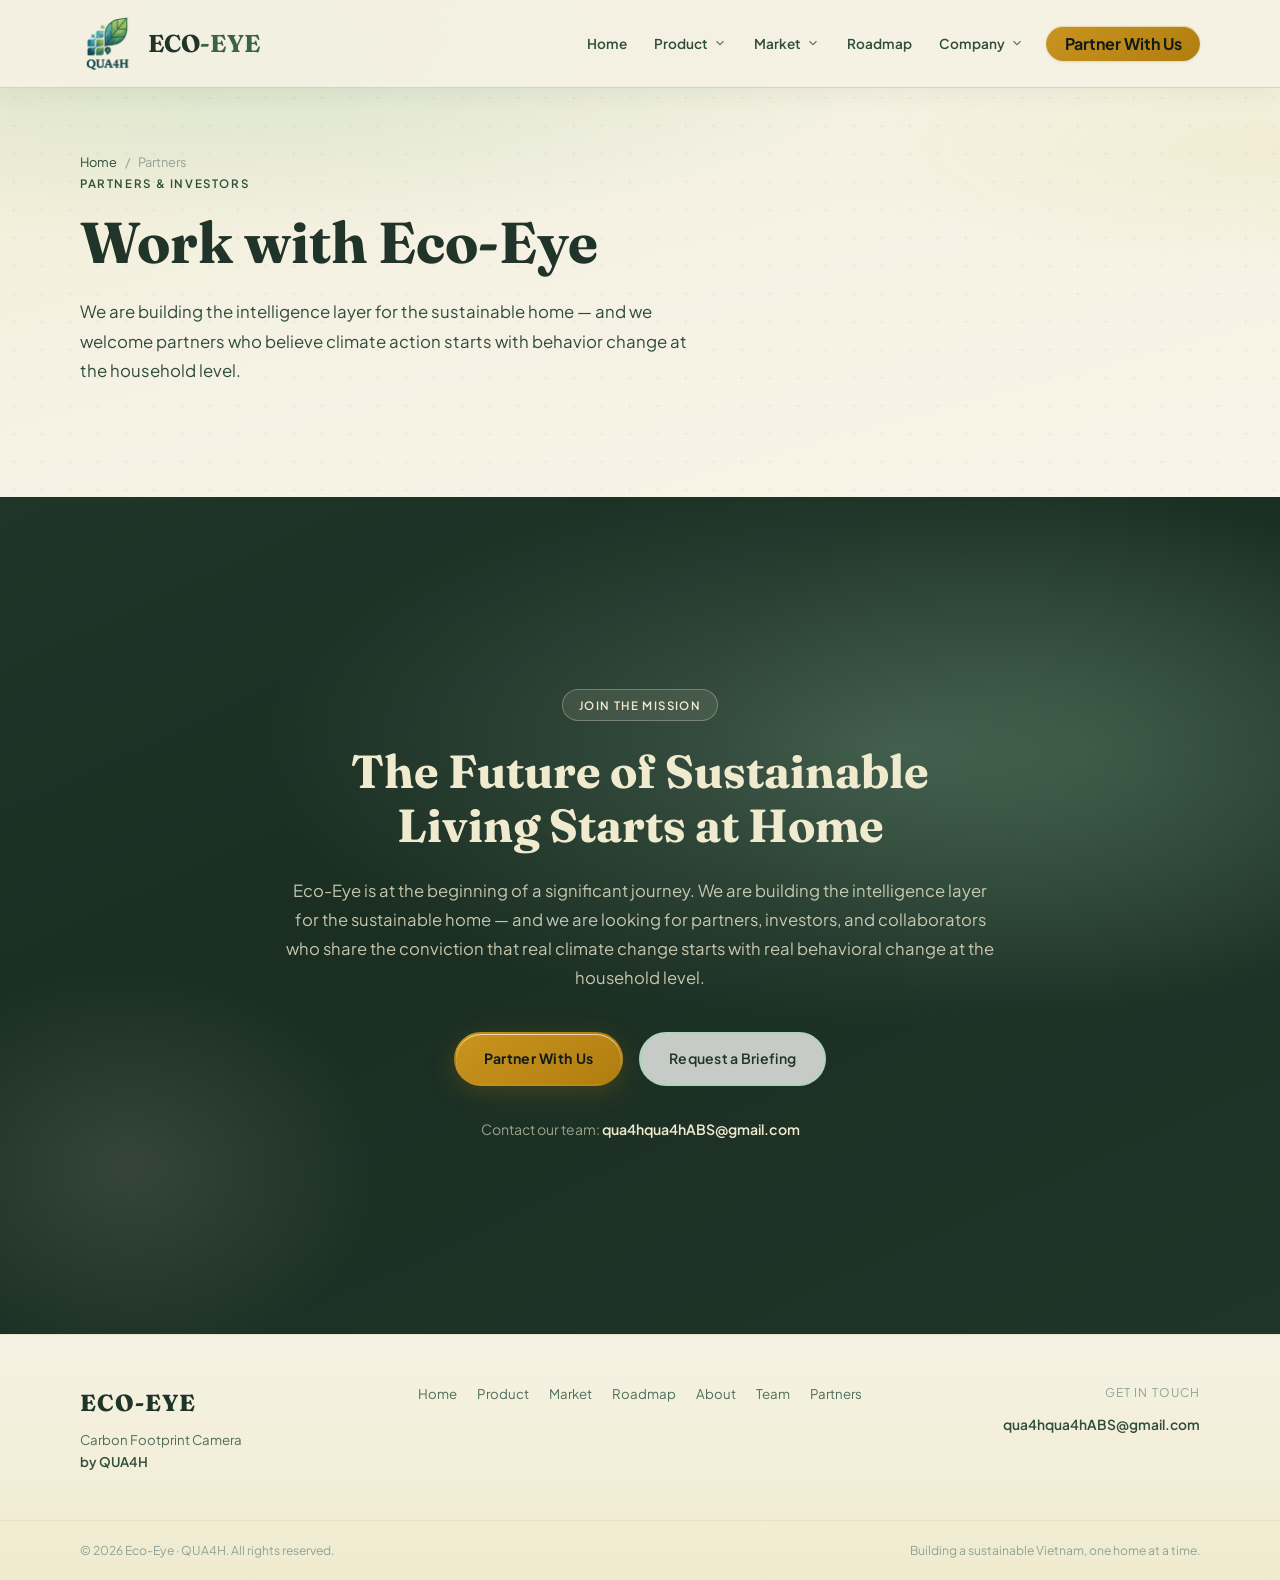
<file: partners.html>
<!DOCTYPE html>
<html lang="en">
<head>
  <meta charset="UTF-8" />
  <meta name="viewport" content="width=device-width, initial-scale=1.0" />
  <title>Partners — Eco-Eye | Invest &amp; Collaborate</title>
  <meta name="description" content="Partner with Eco-Eye — investors and collaborators building the sustainable home in Vietnam." />
  <link rel="icon" type="image/png" href="assets/img/logo.png" />
  <link rel="preconnect" href="https://fonts.googleapis.com" />
  <link rel="preconnect" href="https://fonts.gstatic.com" crossorigin />
  <link href="https://fonts.googleapis.com/css2?family=Fraunces:ital,opsz,wght@0,9..144,600;0,9..144,700;0,9..144,800;1,9..144,600&family=Plus+Jakarta+Sans:wght@400;500;600;700&display=swap" rel="stylesheet" />
  <link rel="stylesheet" href="styles.css" />
</head>
<body>

  <nav class="nav" id="nav" role="navigation" aria-label="Main navigation">
    <div class="nav__inner container">
      <a href="index.html" class="nav__logo" aria-label="Eco-Eye home">
        <img src="assets/img/logo.png" alt="QUA4H logo" class="nav__logo-img" />
        <span class="nav__logo-text">ECO<span>-EYE</span></span>
      </a>
      <button class="nav__toggle" id="navToggle" aria-label="Toggle navigation menu" aria-expanded="false">
        <span></span><span></span><span></span>
      </button>
      <ul class="nav__links" id="navLinks" role="list">
        <li class="nav__item"><a href="index.html" data-nav="home">Home</a></li>
        <li class="nav__item">
          <a href="product.html" data-nav="product" aria-haspopup="true" aria-expanded="false">Product <svg class="nav__chevron" viewBox="0 0 24 24" fill="none" stroke="currentColor" stroke-width="2" aria-hidden="true"><path d="M6 9l6 6 6-6"/></svg></a>
          <ul class="nav__dropdown" role="list">
            <li><a href="product.html">Overview &amp; solution</a></li>
            <li><a href="product.html#features">Features</a></li>
            <li><a href="product.html#evolution">Evolution</a></li>
            <li><a href="product.html#differentiators">Differentiators</a></li>
          </ul>
        </li>
        <li class="nav__item">
          <a href="market.html" data-nav="market" aria-haspopup="true" aria-expanded="false">Market <svg class="nav__chevron" viewBox="0 0 24 24" fill="none" stroke="currentColor" stroke-width="2" aria-hidden="true"><path d="M6 9l6 6 6-6"/></svg></a>
          <ul class="nav__dropdown" role="list">
            <li><a href="market.html#problem">Problem</a></li>
            <li><a href="market.html#opportunity">Opportunity</a></li>
            <li><a href="market.html#audience">Audience</a></li>
            <li><a href="market.html#gtm">Go-to-market</a></li>
          </ul>
        </li>
        <li class="nav__item"><a href="roadmap.html" data-nav="roadmap">Roadmap</a></li>
        <li class="nav__item">
          <a href="company.html" data-nav="company" aria-haspopup="true" aria-expanded="false">Company <svg class="nav__chevron" viewBox="0 0 24 24" fill="none" stroke="currentColor" stroke-width="2" aria-hidden="true"><path d="M6 9l6 6 6-6"/></svg></a>
          <ul class="nav__dropdown" role="list">
            <li><a href="company.html">About</a></li>
            <li><a href="team.html">Team</a></li>
          </ul>
        </li>
        <li><a href="partners.html" class="nav__cta" data-nav="partners">Partner With Us</a></li>
      </ul>
    </div>
  </nav>

  <main>
    <section class="page-hero" aria-labelledby="partners-hero-title">
      <div class="page-hero__inner container">
        <nav class="page-hero__breadcrumb" aria-label="Breadcrumb">
          <a href="index.html">Home</a>
          <span>/</span>
          <span>Partners</span>
        </nav>
        <span class="page-hero__label">Partners &amp; investors</span>
        <h1 class="page-hero__title" id="partners-hero-title">Work with Eco-Eye</h1>
        <p class="page-hero__sub">
          We are building the intelligence layer for the sustainable home — and we welcome partners who believe climate action starts with behavior change at the household level.
        </p>
      </div>
    </section>

    <section class="section invest" id="invest" aria-labelledby="invest-heading">
      <div class="invest__bg" aria-hidden="true"></div>
      <div class="container invest__inner">
        <div class="invest__content reveal">
          <div class="invest__label">Join the Mission</div>
          <h2 class="invest__title" id="invest-heading">
            The Future of Sustainable<br>Living Starts at Home
          </h2>
          <p class="invest__sub">
            Eco-Eye is at the beginning of a significant journey. We are building the intelligence layer for the sustainable home — and we are looking for partners, investors, and collaborators who share the conviction that real climate change starts with real behavioral change at the household level.
          </p>
          <div class="invest__actions">
            <a href="mailto:qua4hqua4hABS@gmail.com" class="btn btn--gold">Partner With Us</a>
            <a href="mailto:qua4hqua4hABS@gmail.com" class="btn btn--outline-white">Request a Briefing</a>
          </div>
          <p class="invest__contact">
            Contact our team:
            <a href="mailto:qua4hqua4hABS@gmail.com">qua4hqua4hABS@gmail.com</a>
          </p>
        </div>
      </div>
    </section>
  </main>

  <footer class="footer" role="contentinfo">
    <div class="container footer__inner">
      <div class="footer__brand">
        <div class="footer__logo">ECO-EYE</div>
        <p>Carbon Footprint Camera</p>
        <p class="footer__tagline">by QUA4H</p>
      </div>
      <nav class="footer__nav" aria-label="Footer navigation">
        <a href="index.html">Home</a>
        <a href="product.html">Product</a>
        <a href="market.html">Market</a>
        <a href="roadmap.html">Roadmap</a>
        <a href="company.html">About</a>
        <a href="team.html">Team</a>
        <a href="partners.html">Partners</a>
      </nav>
      <div class="footer__contact">
        <p>Get in touch</p>
        <a href="mailto:qua4hqua4hABS@gmail.com">qua4hqua4hABS@gmail.com</a>
      </div>
    </div>
    <div class="footer__bottom">
      <div class="container footer__bottom-inner">
        <span>&copy; 2026 Eco-Eye &middot; QUA4H. All rights reserved.</span>
        <span>Building a sustainable Vietnam, one home at a time.</span>
      </div>
    </div>
  </footer>
  <script src="script.js"></script>
</body>
</html>
</file>
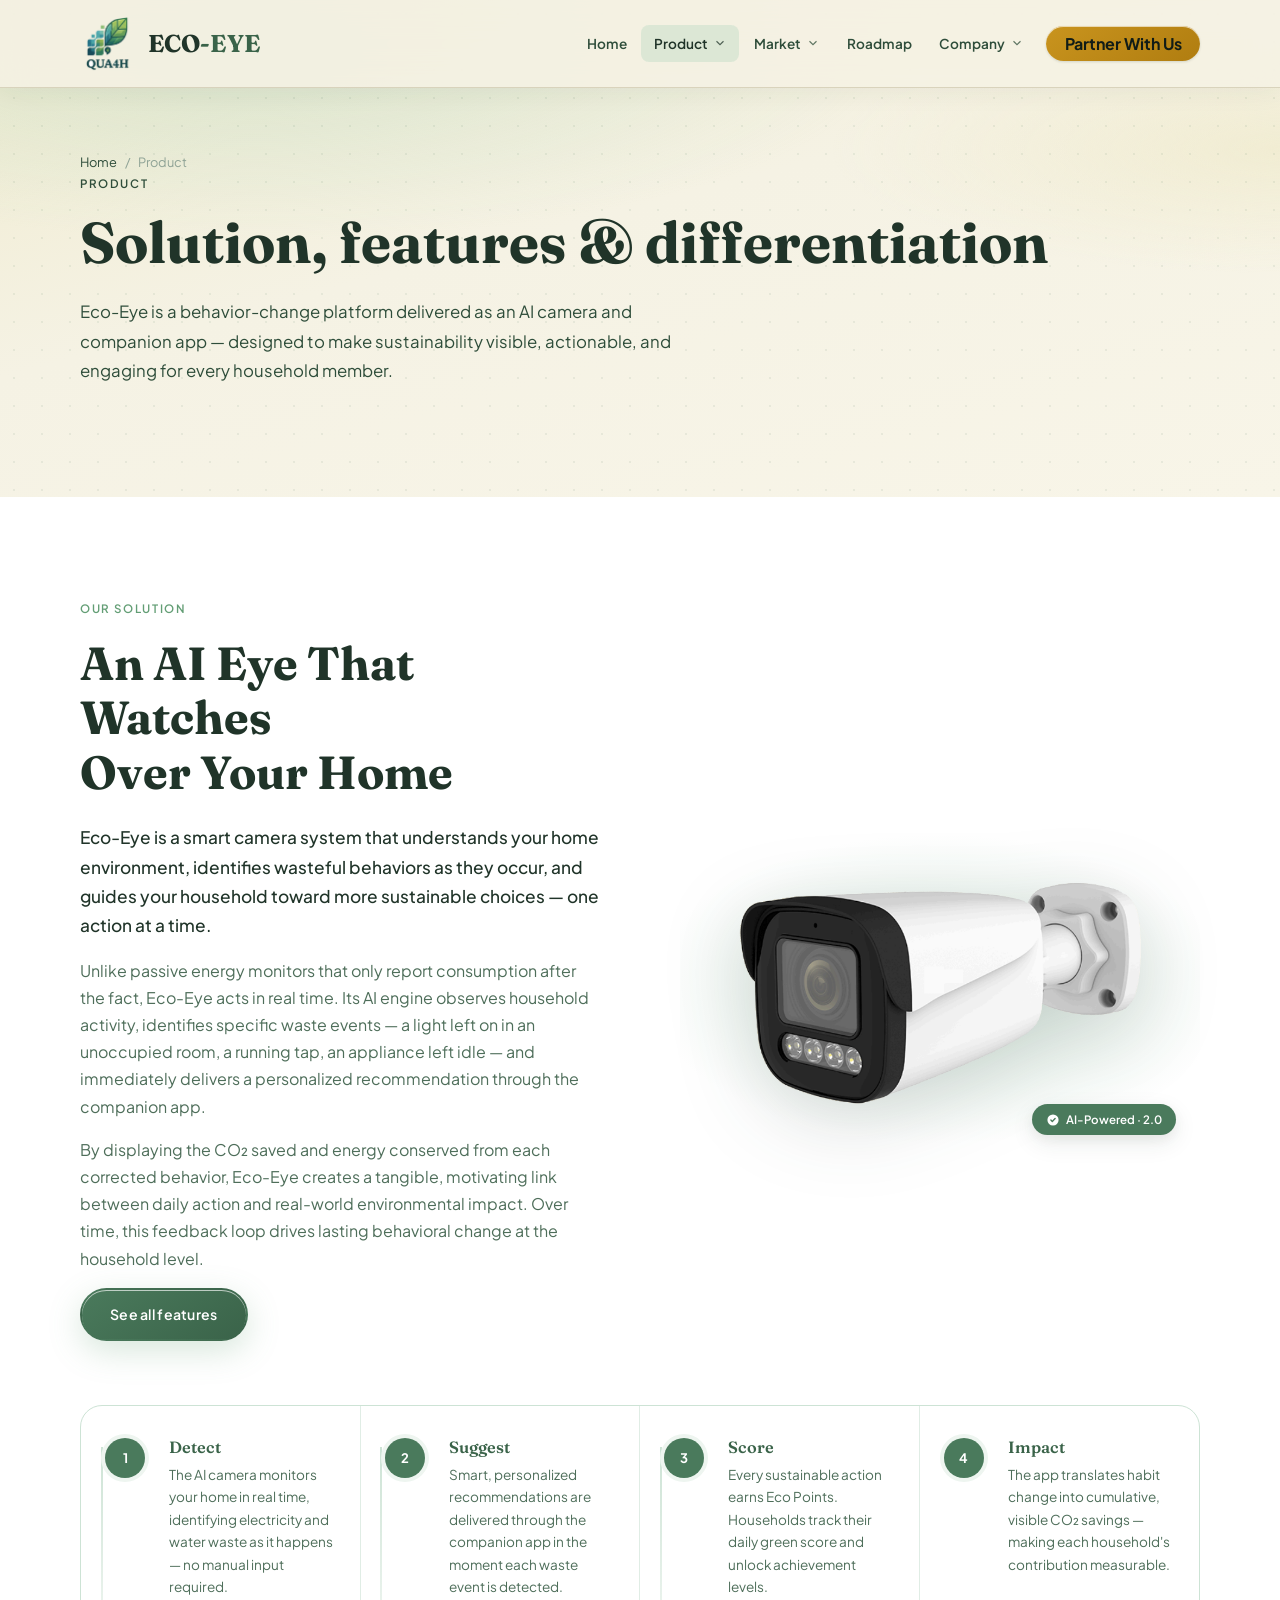
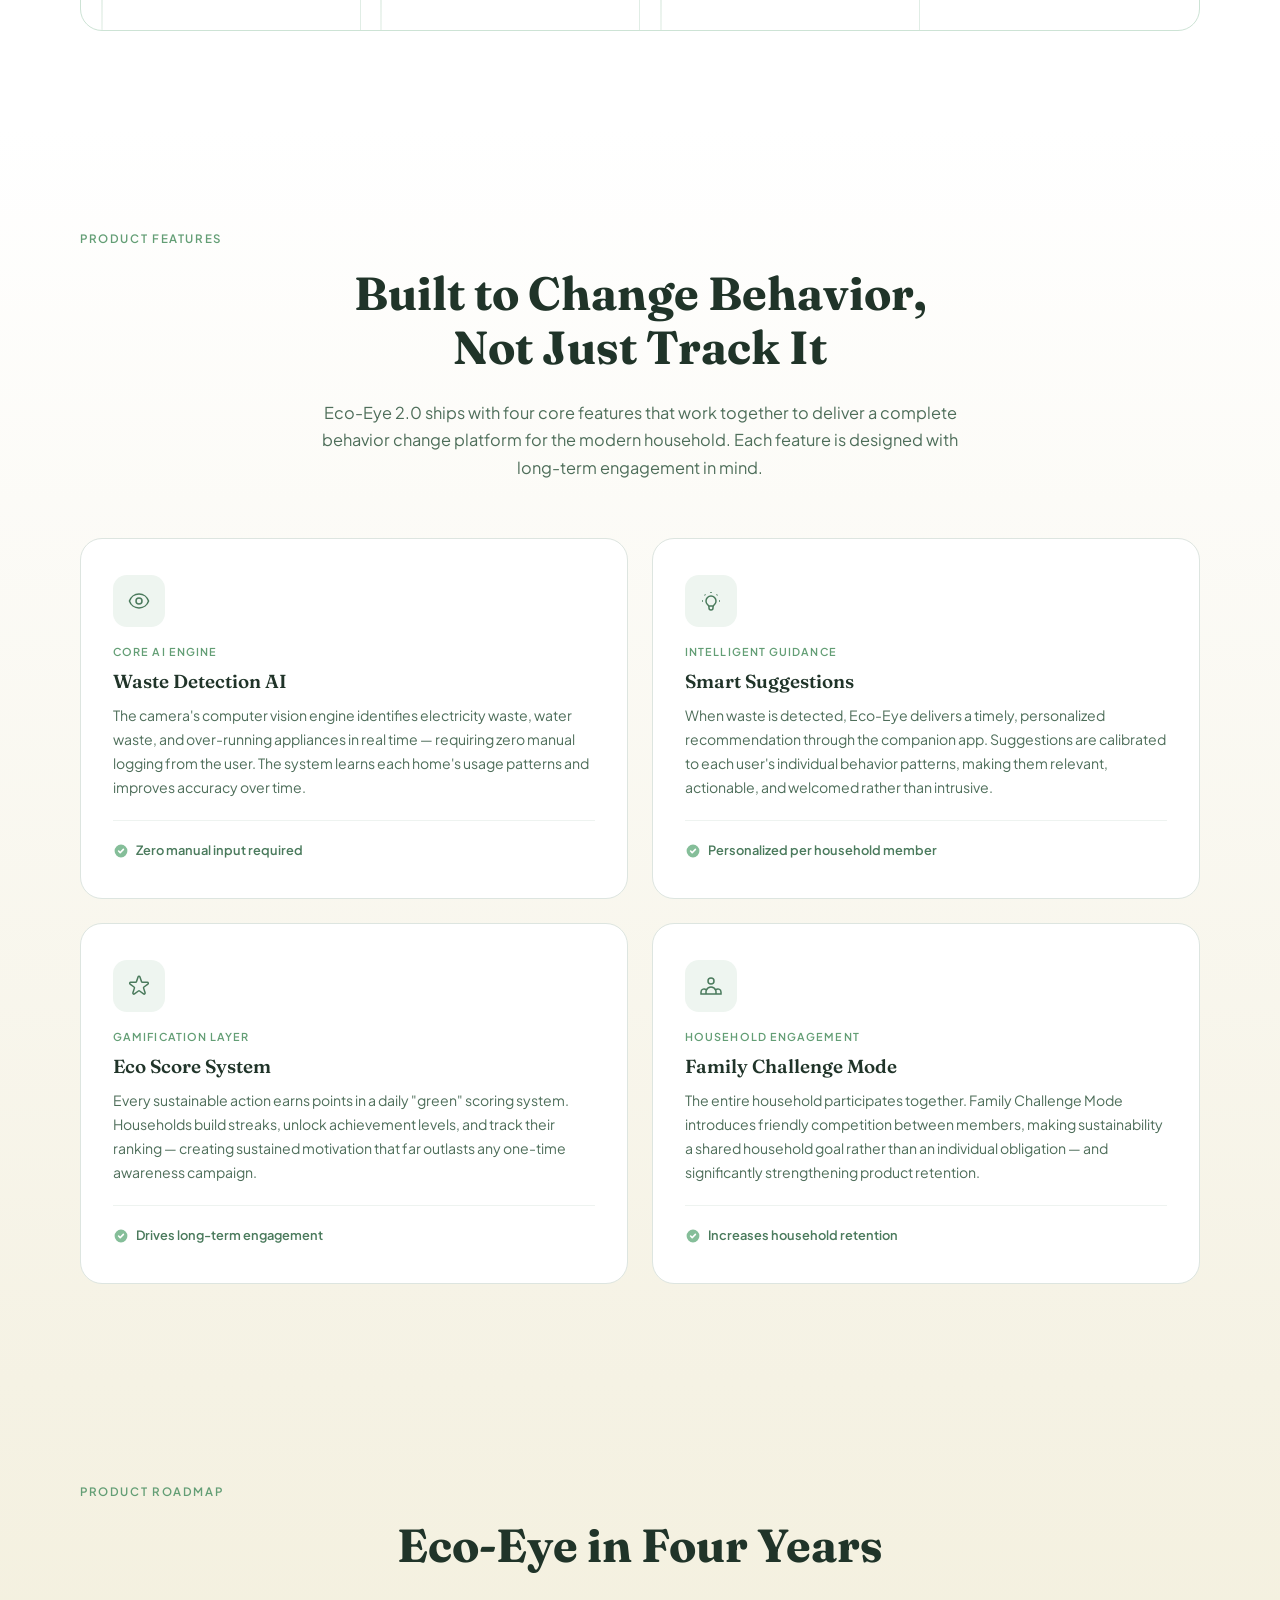
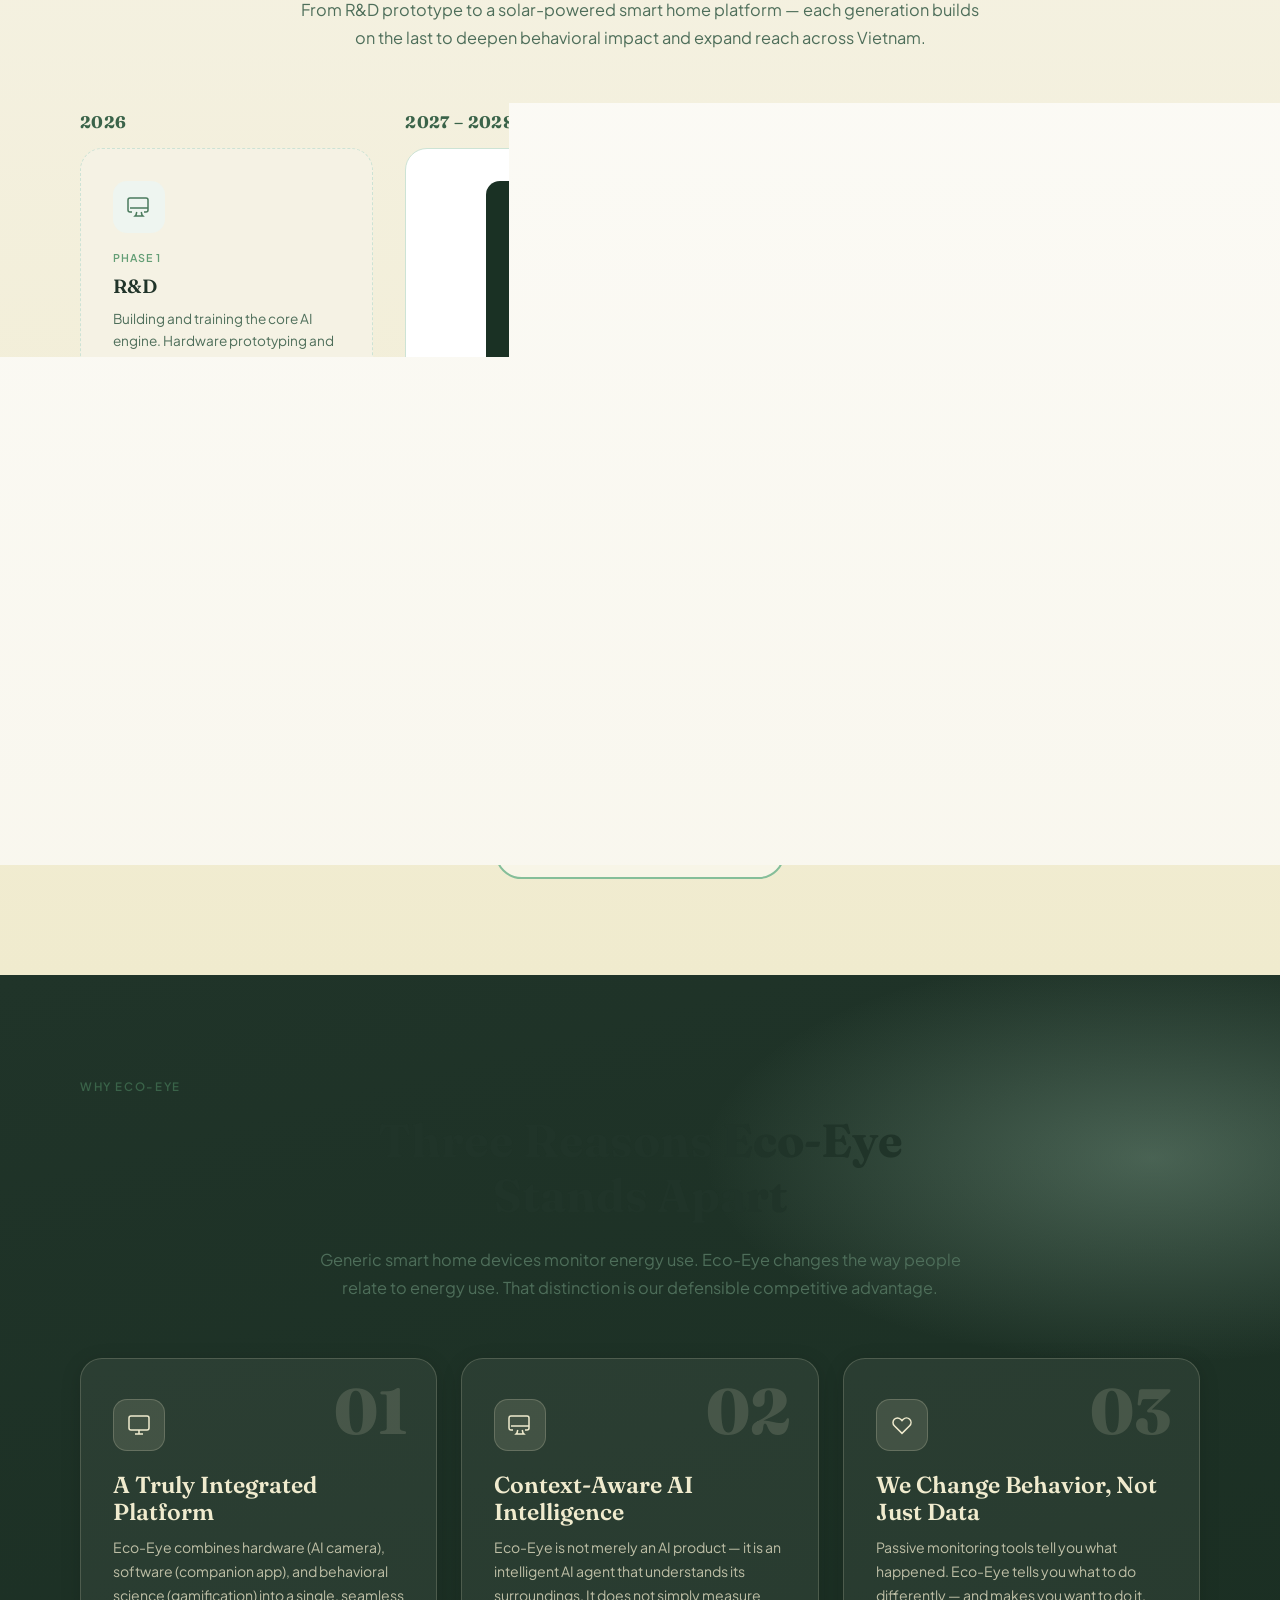
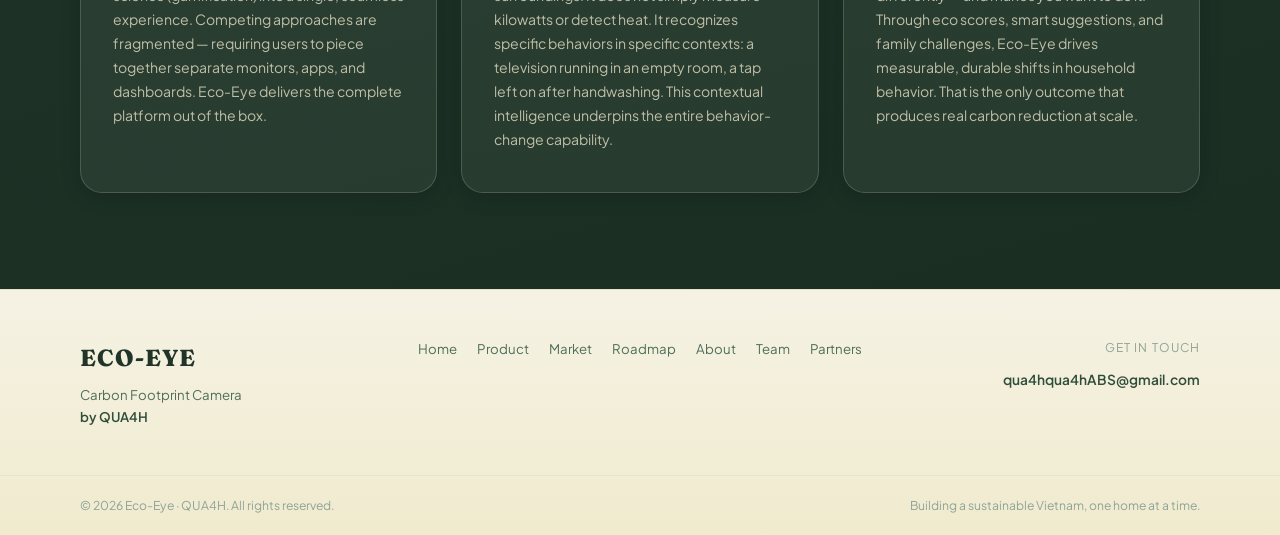
<file: product.html>
<!DOCTYPE html>
<html lang="en">
<head>
  <meta charset="UTF-8" />
  <meta name="viewport" content="width=device-width, initial-scale=1.0" />
  <title>Product — Eco-Eye | Solution, Features &amp; Differentiators</title>
  <meta name="description" content="How Eco-Eye works: AI waste detection, smart suggestions, eco scoring, and family challenges." />
  <link rel="icon" type="image/png" href="assets/img/logo.png" />
  <link rel="preconnect" href="https://fonts.googleapis.com" />
  <link rel="preconnect" href="https://fonts.gstatic.com" crossorigin />
  <link href="https://fonts.googleapis.com/css2?family=Fraunces:ital,opsz,wght@0,9..144,600;0,9..144,700;0,9..144,800;1,9..144,600&family=Plus+Jakarta+Sans:wght@400;500;600;700&display=swap" rel="stylesheet" />
  <link rel="stylesheet" href="styles.css" />
</head>
<body>

  <nav class="nav" id="nav" role="navigation" aria-label="Main navigation">
    <div class="nav__inner container">
      <a href="index.html" class="nav__logo" aria-label="Eco-Eye home">
        <img src="assets/img/logo.png" alt="QUA4H logo" class="nav__logo-img" />
        <span class="nav__logo-text">ECO<span>-EYE</span></span>
      </a>
      <button class="nav__toggle" id="navToggle" aria-label="Toggle navigation menu" aria-expanded="false">
        <span></span><span></span><span></span>
      </button>
      <ul class="nav__links" id="navLinks" role="list">
        <li class="nav__item"><a href="index.html" data-nav="home">Home</a></li>
        <li class="nav__item">
          <a href="product.html" data-nav="product" aria-haspopup="true" aria-expanded="false">Product <svg class="nav__chevron" viewBox="0 0 24 24" fill="none" stroke="currentColor" stroke-width="2" aria-hidden="true"><path d="M6 9l6 6 6-6"/></svg></a>
          <ul class="nav__dropdown" role="list">
            <li><a href="product.html">Overview &amp; solution</a></li>
            <li><a href="product.html#features">Features</a></li>
            <li><a href="product.html#evolution">Evolution</a></li>
            <li><a href="product.html#differentiators">Differentiators</a></li>
          </ul>
        </li>
        <li class="nav__item">
          <a href="market.html" data-nav="market" aria-haspopup="true" aria-expanded="false">Market <svg class="nav__chevron" viewBox="0 0 24 24" fill="none" stroke="currentColor" stroke-width="2" aria-hidden="true"><path d="M6 9l6 6 6-6"/></svg></a>
          <ul class="nav__dropdown" role="list">
            <li><a href="market.html#problem">Problem</a></li>
            <li><a href="market.html#opportunity">Opportunity</a></li>
            <li><a href="market.html#audience">Audience</a></li>
            <li><a href="market.html#gtm">Go-to-market</a></li>
          </ul>
        </li>
        <li class="nav__item"><a href="roadmap.html" data-nav="roadmap">Roadmap</a></li>
        <li class="nav__item">
          <a href="company.html" data-nav="company" aria-haspopup="true" aria-expanded="false">Company <svg class="nav__chevron" viewBox="0 0 24 24" fill="none" stroke="currentColor" stroke-width="2" aria-hidden="true"><path d="M6 9l6 6 6-6"/></svg></a>
          <ul class="nav__dropdown" role="list">
            <li><a href="company.html">About</a></li>
            <li><a href="team.html">Team</a></li>
          </ul>
        </li>
        <li><a href="partners.html" class="nav__cta" data-nav="partners">Partner With Us</a></li>
      </ul>
    </div>
  </nav>

  <main>
    <section class="page-hero" aria-labelledby="product-hero-title">
      <div class="page-hero__inner container">
        <nav class="page-hero__breadcrumb" aria-label="Breadcrumb">
          <a href="index.html">Home</a>
          <span>/</span>
          <span>Product</span>
        </nav>
        <span class="page-hero__label">Product</span>
        <h1 class="page-hero__title" id="product-hero-title">Solution, features &amp; differentiation</h1>
        <p class="page-hero__sub">
          Eco-Eye is a behavior-change platform delivered as an AI camera and companion app — designed to make sustainability visible, actionable, and engaging for every household member.
        </p>
      </div>
    </section>

    <section class="section solution" id="solution" aria-labelledby="solution-heading">
      <div class="container">
        <div class="section__label reveal">Our Solution</div>
        <div class="solution__intro">
          <div class="solution__content reveal">
            <h2 class="section__title" id="solution-heading">
              An AI Eye That Watches<br>Over Your Home
            </h2>
            <p class="solution__lead">
              Eco-Eye is a smart camera system that understands your home environment, identifies wasteful behaviors as they occur, and guides your household toward more sustainable choices — one action at a time.
            </p>
            <p class="solution__body">
              Unlike passive energy monitors that only report consumption after the fact, Eco-Eye acts in real time. Its AI engine observes household activity, identifies specific waste events — a light left on in an unoccupied room, a running tap, an appliance left idle — and immediately delivers a personalized recommendation through the companion app.
            </p>
            <p class="solution__body">
              By displaying the CO&#x2082; saved and energy conserved from each corrected behavior, Eco-Eye creates a tangible, motivating link between daily action and real-world environmental impact. Over time, this feedback loop drives lasting behavioral change at the household level.
            </p>
            <a href="#features" class="btn btn--primary">See all features</a>
          </div>
          <div class="solution__device reveal reveal--right" aria-hidden="true">
            <div class="solution__device-bg"></div>
            <img src="assets/img/product.png" alt="Eco-Eye AI Camera — hardware device" class="solution__device-img" />
            <div class="solution__device-badge">
              <svg viewBox="0 0 20 20" fill="currentColor" aria-hidden="true"><path fill-rule="evenodd" d="M10 18a8 8 0 1 0 0-16 8 8 0 0 0 0 16zm3.707-9.293a1 1 0 0 0-1.414-1.414L9 10.586 7.707 9.293a1 1 0 0 0-1.414 1.414l2 2a1 1 0 0 0 1.414 0l4-4z" clip-rule="evenodd"/></svg>
              AI-Powered · 2.0
            </div>
          </div>
        </div>

        <div class="solution__steps-row">
          <div class="step step--horiz reveal">
            <div class="step__num" aria-hidden="true">1</div>
            <div class="step__content">
              <h4>Detect</h4>
              <p>The AI camera monitors your home in real time, identifying electricity and water waste as it happens — no manual input required.</p>
            </div>
          </div>
          <div class="step step--horiz reveal">
            <div class="step__num" aria-hidden="true">2</div>
            <div class="step__content">
              <h4>Suggest</h4>
              <p>Smart, personalized recommendations are delivered through the companion app in the moment each waste event is detected.</p>
            </div>
          </div>
          <div class="step step--horiz reveal">
            <div class="step__num" aria-hidden="true">3</div>
            <div class="step__content">
              <h4>Score</h4>
              <p>Every sustainable action earns Eco Points. Households track their daily green score and unlock achievement levels.</p>
            </div>
          </div>
          <div class="step step--horiz reveal">
            <div class="step__num" aria-hidden="true">4</div>
            <div class="step__content">
              <h4>Impact</h4>
              <p>The app translates habit change into cumulative, visible CO&#x2082; savings — making each household's contribution measurable.</p>
            </div>
          </div>
        </div>
      </div>
    </section>

    <section class="section features" id="features" aria-labelledby="features-heading">
      <div class="container">
        <div class="section__label reveal">Product Features</div>
        <h2 class="section__title section__title--center" id="features-heading">
          Built to Change Behavior,<br>Not Just Track It
        </h2>
        <p class="section__sub reveal">
          Eco-Eye 2.0 ships with four core features that work together to deliver a complete behavior change platform for the modern household. Each feature is designed with long-term engagement in mind.
        </p>
        <div class="features__grid">
          <article class="feature-card reveal" aria-labelledby="feat-1">
            <div class="feature-card__icon" aria-hidden="true">
              <svg viewBox="0 0 24 24" fill="none" stroke="currentColor" stroke-width="1.5"><path d="M15 12a3 3 0 1 1-6 0 3 3 0 0 1 6 0z"/><path d="M2.458 12C3.732 7.943 7.523 5 12 5c4.478 0 8.268 2.943 9.542 7-1.274 4.057-5.064 7-9.542 7-4.477 0-8.268-2.943-9.542-7z"/></svg>
            </div>
            <div class="feature-card__tag">Core AI Engine</div>
            <h3 id="feat-1">Waste Detection AI</h3>
            <p>The camera's computer vision engine identifies electricity waste, water waste, and over-running appliances in real time — requiring zero manual logging from the user. The system learns each home's usage patterns and improves accuracy over time.</p>
            <div class="feature-card__benefit">
              <svg viewBox="0 0 20 20" fill="currentColor" aria-hidden="true"><path fill-rule="evenodd" d="M10 18a8 8 0 1 0 0-16 8 8 0 0 0 0 16zm3.707-9.293a1 1 0 0 0-1.414-1.414L9 10.586 7.707 9.293a1 1 0 0 0-1.414 1.414l2 2a1 1 0 0 0 1.414 0l4-4z" clip-rule="evenodd"/></svg>
              Zero manual input required
            </div>
          </article>
          <article class="feature-card reveal" aria-labelledby="feat-2">
            <div class="feature-card__icon" aria-hidden="true">
              <svg viewBox="0 0 24 24" fill="none" stroke="currentColor" stroke-width="1.5"><path d="M9.663 17h4.673M12 3v1m6.364 1.636-.707.707M21 12h-1M4 12H3m3.343-5.657-.707-.707m2.828 9.9a5 5 0 1 1 7.072 0l-.548.547A3.374 3.374 0 0 0 14 18.469V19a2 2 0 1 1-4 0v-.531c0-.895-.356-1.754-.988-2.386l-.548-.547z"/></svg>
            </div>
            <div class="feature-card__tag">Intelligent Guidance</div>
            <h3 id="feat-2">Smart Suggestions</h3>
            <p>When waste is detected, Eco-Eye delivers a timely, personalized recommendation through the companion app. Suggestions are calibrated to each user's individual behavior patterns, making them relevant, actionable, and welcomed rather than intrusive.</p>
            <div class="feature-card__benefit">
              <svg viewBox="0 0 20 20" fill="currentColor" aria-hidden="true"><path fill-rule="evenodd" d="M10 18a8 8 0 1 0 0-16 8 8 0 0 0 0 16zm3.707-9.293a1 1 0 0 0-1.414-1.414L9 10.586 7.707 9.293a1 1 0 0 0-1.414 1.414l2 2a1 1 0 0 0 1.414 0l4-4z" clip-rule="evenodd"/></svg>
              Personalized per household member
            </div>
          </article>
          <article class="feature-card reveal" aria-labelledby="feat-3">
            <div class="feature-card__icon" aria-hidden="true">
              <svg viewBox="0 0 24 24" fill="none" stroke="currentColor" stroke-width="1.5"><path d="M11.049 2.927c.3-.921 1.603-.921 1.902 0l1.519 4.674a1 1 0 0 0 .95.69h4.915c.969 0 1.371 1.24.588 1.81l-3.976 2.888a1 1 0 0 0-.363 1.118l1.518 4.674c.3.922-.755 1.688-1.538 1.118l-3.976-2.888a1 1 0 0 0-1.176 0l-3.976 2.888c-.783.57-1.838-.197-1.538-1.118l1.518-4.674a1 1 0 0 0-.363-1.118l-3.976-2.888c-.784-.57-.38-1.81.588-1.81h4.914a1 1 0 0 0 .951-.69l1.519-4.674z"/></svg>
            </div>
            <div class="feature-card__tag">Gamification Layer</div>
            <h3 id="feat-3">Eco Score System</h3>
            <p>Every sustainable action earns points in a daily "green" scoring system. Households build streaks, unlock achievement levels, and track their ranking — creating sustained motivation that far outlasts any one-time awareness campaign.</p>
            <div class="feature-card__benefit">
              <svg viewBox="0 0 20 20" fill="currentColor" aria-hidden="true"><path fill-rule="evenodd" d="M10 18a8 8 0 1 0 0-16 8 8 0 0 0 0 16zm3.707-9.293a1 1 0 0 0-1.414-1.414L9 10.586 7.707 9.293a1 1 0 0 0-1.414 1.414l2 2a1 1 0 0 0 1.414 0l4-4z" clip-rule="evenodd"/></svg>
              Drives long-term engagement
            </div>
          </article>
          <article class="feature-card reveal" aria-labelledby="feat-4">
            <div class="feature-card__icon" aria-hidden="true">
              <svg viewBox="0 0 24 24" fill="none" stroke="currentColor" stroke-width="1.5"><path d="M17 20h5v-2a3 3 0 0 0-5.356-1.857M17 20H7m10 0v-2c0-.656-.126-1.283-.356-1.857M7 20H2v-2a3 3 0 0 1 5.356-1.857M7 20v-2c0-.656.126-1.283.356-1.857m0 0a5.002 5.002 0 0 1 9.288 0M15 7a3 3 0 1 1-6 0 3 3 0 0 1 6 0z"/></svg>
            </div>
            <div class="feature-card__tag">Household Engagement</div>
            <h3 id="feat-4">Family Challenge Mode</h3>
            <p>The entire household participates together. Family Challenge Mode introduces friendly competition between members, making sustainability a shared household goal rather than an individual obligation — and significantly strengthening product retention.</p>
            <div class="feature-card__benefit">
              <svg viewBox="0 0 20 20" fill="currentColor" aria-hidden="true"><path fill-rule="evenodd" d="M10 18a8 8 0 1 0 0-16 8 8 0 0 0 0 16zm3.707-9.293a1 1 0 0 0-1.414-1.414L9 10.586 7.707 9.293a1 1 0 0 0-1.414 1.414l2 2a1 1 0 0 0 1.414 0l4-4z" clip-rule="evenodd"/></svg>
              Increases household retention
            </div>
          </article>
        </div>
      </div>
    </section>

    <section class="section evolution" id="evolution" aria-labelledby="evolution-heading">
      <div class="container">
        <div class="section__label reveal">Product Roadmap</div>
        <h2 class="section__title section__title--center" id="evolution-heading">
          Eco-Eye in Four Years
        </h2>
        <p class="section__sub reveal">
          From R&amp;D prototype to a solar-powered smart home platform — each generation builds on the last to deepen behavioral impact and expand reach across Vietnam.
        </p>
        <div class="evolution__timeline">

          <!-- 2026 -->
          <div class="evolution__phase reveal" aria-labelledby="evo-2026">
            <div class="evolution__phase-year">2026</div>
            <div class="evolution__phase-card evolution__phase-card--rd">
              <div class="evolution__phase-icon" aria-hidden="true">
                <svg viewBox="0 0 24 24" fill="none" stroke="currentColor" stroke-width="1.5"><path d="M9.75 17L9 20l-1 1h8l-1-1-.75-3M3 13h18M5 17H3a2 2 0 0 1-2-2V5a2 2 0 0 1 2-2h16a2 2 0 0 1 2 2v10a2 2 0 0 1-2 2h-2"/></svg>
              </div>
              <div class="evolution__phase-label">Phase 1</div>
              <h3 id="evo-2026">R&amp;D</h3>
              <p>Building and training the core AI engine. Hardware prototyping and testing. Pilot deployments in Ho Chi Minh City.</p>
              <ul class="evolution__list">
                <li>AI model development</li>
                <li>Hardware prototyping</li>
                <li>Pilot testing</li>
              </ul>
            </div>
          </div>

          <!-- 2027-2028 -->
          <div class="evolution__phase evolution__phase--featured reveal" aria-labelledby="evo-2027">
            <div class="evolution__phase-year">2027 – 2028</div>
            <div class="evolution__phase-card">
              <img src="assets/img/product1.png" alt="Eco-Eye 2.0 — 2027 launch model" class="evolution__img" loading="lazy" />
              <div class="evolution__phase-label">Phase 2</div>
              <h3 id="evo-2027">Eco-Eye 2.0</h3>
              <p>The first commercial product. All four core behavior-change features ship together, covering Ho Chi Minh City and expanding to Hanoi.</p>
              <ul class="evolution__list">
                <li>Waste Detection AI</li>
                <li>Smart Suggestions</li>
                <li>Eco Score System</li>
                <li>Family Challenge Mode</li>
              </ul>
            </div>
          </div>

          <!-- 2029 -->
          <div class="evolution__phase evolution__phase--featured reveal" aria-labelledby="evo-2029">
            <div class="evolution__phase-year">2029</div>
            <div class="evolution__phase-card">
              <img src="assets/img/product2.png" alt="Eco-Eye 3.0 — 2029 nationwide model" class="evolution__img" loading="lazy" />
              <div class="evolution__phase-label">Phase 3</div>
              <h3 id="evo-2029">Eco-Eye 3.0</h3>
              <p>Smarter and smaller. Nationwide rollout with next-generation hardware engineered for efficiency, autonomy, and deep smart home integration.</p>
              <ul class="evolution__list">
                <li>All Eco-Eye 2.0 features</li>
                <li>Solar power</li>
                <li>AI sleep mode</li>
                <li>Smart home integration</li>
              </ul>
            </div>
          </div>

        </div>
        <div class="evolution__cta reveal">
          <a href="roadmap.html" class="btn btn--outline">See the full expansion roadmap →</a>
        </div>
      </div>
    </section>

    <section class="section usp" id="differentiators" aria-labelledby="usp-heading">
      <div class="container">
        <div class="section__label section__label--light reveal">Why Eco-Eye</div>
        <h2 class="section__title section__title--center section__title--light" id="usp-heading">
          Three Reasons Eco-Eye<br>Stands Apart
        </h2>
        <p class="section__sub section__sub--light reveal">
          Generic smart home devices monitor energy use. Eco-Eye changes the way people relate to energy use. That distinction is our defensible competitive advantage.
        </p>
        <div class="usp__grid">
          <div class="usp__card reveal">
            <div class="usp__num" aria-hidden="true">01</div>
            <div class="usp__icon" aria-hidden="true">
              <svg viewBox="0 0 24 24" fill="none" stroke="currentColor" stroke-width="1.5"><rect x="2" y="3" width="20" height="14" rx="2"/><path d="M8 21h8M12 17v4"/></svg>
            </div>
            <h3>A Truly Integrated Platform</h3>
            <p>Eco-Eye combines hardware (AI camera), software (companion app), and behavioral science (gamification) into a single, seamless experience. Competing approaches are fragmented — requiring users to piece together separate monitors, apps, and dashboards. Eco-Eye delivers the complete platform out of the box.</p>
          </div>
          <div class="usp__card reveal">
            <div class="usp__num" aria-hidden="true">02</div>
            <div class="usp__icon" aria-hidden="true">
              <svg viewBox="0 0 24 24" fill="none" stroke="currentColor" stroke-width="1.5"><path d="M9.75 17L9 20l-1 1h8l-1-1-.75-3M3 13h18M5 17H3a2 2 0 0 1-2-2V5a2 2 0 0 1 2-2h16a2 2 0 0 1 2 2v10a2 2 0 0 1-2 2h-2"/></svg>
            </div>
            <h3>Context-Aware AI Intelligence</h3>
            <p>Eco-Eye is not merely an AI product — it is an intelligent AI agent that understands its surroundings. It does not simply measure kilowatts or detect heat. It recognizes specific behaviors in specific contexts: a television running in an empty room, a tap left on after handwashing. This contextual intelligence underpins the entire behavior-change capability.</p>
          </div>
          <div class="usp__card reveal">
            <div class="usp__num" aria-hidden="true">03</div>
            <div class="usp__icon" aria-hidden="true">
              <svg viewBox="0 0 24 24" fill="none" stroke="currentColor" stroke-width="1.5"><path d="M4.318 6.318a4.5 4.5 0 0 0 0 6.364L12 20.364l7.682-7.682a4.5 4.5 0 0 0-6.364-6.364L12 7.636l-1.318-1.318a4.5 4.5 0 0 0-6.364 0z"/></svg>
            </div>
            <h3>We Change Behavior, Not Just Data</h3>
            <p>Passive monitoring tools tell you what happened. Eco-Eye tells you what to do differently — and makes you want to do it. Through eco scores, smart suggestions, and family challenges, Eco-Eye drives measurable, durable shifts in household behavior. That is the only outcome that produces real carbon reduction at scale.</p>
          </div>
        </div>
      </div>
    </section>
  </main>

  <footer class="footer" role="contentinfo">
    <div class="container footer__inner">
      <div class="footer__brand">
        <div class="footer__logo">ECO-EYE</div>
        <p>Carbon Footprint Camera</p>
        <p class="footer__tagline">by QUA4H</p>
      </div>
      <nav class="footer__nav" aria-label="Footer navigation">
        <a href="index.html">Home</a>
        <a href="product.html">Product</a>
        <a href="market.html">Market</a>
        <a href="roadmap.html">Roadmap</a>
        <a href="company.html">About</a>
        <a href="team.html">Team</a>
        <a href="partners.html">Partners</a>
      </nav>
      <div class="footer__contact">
        <p>Get in touch</p>
        <a href="mailto:qua4hqua4hABS@gmail.com">qua4hqua4hABS@gmail.com</a>
      </div>
    </div>
    <div class="footer__bottom">
      <div class="container footer__bottom-inner">
        <span>&copy; 2026 Eco-Eye &middot; QUA4H. All rights reserved.</span>
        <span>Building a sustainable Vietnam, one home at a time.</span>
      </div>
    </div>
  </footer>
  <script src="script.js"></script>
</body>
</html>
</file>
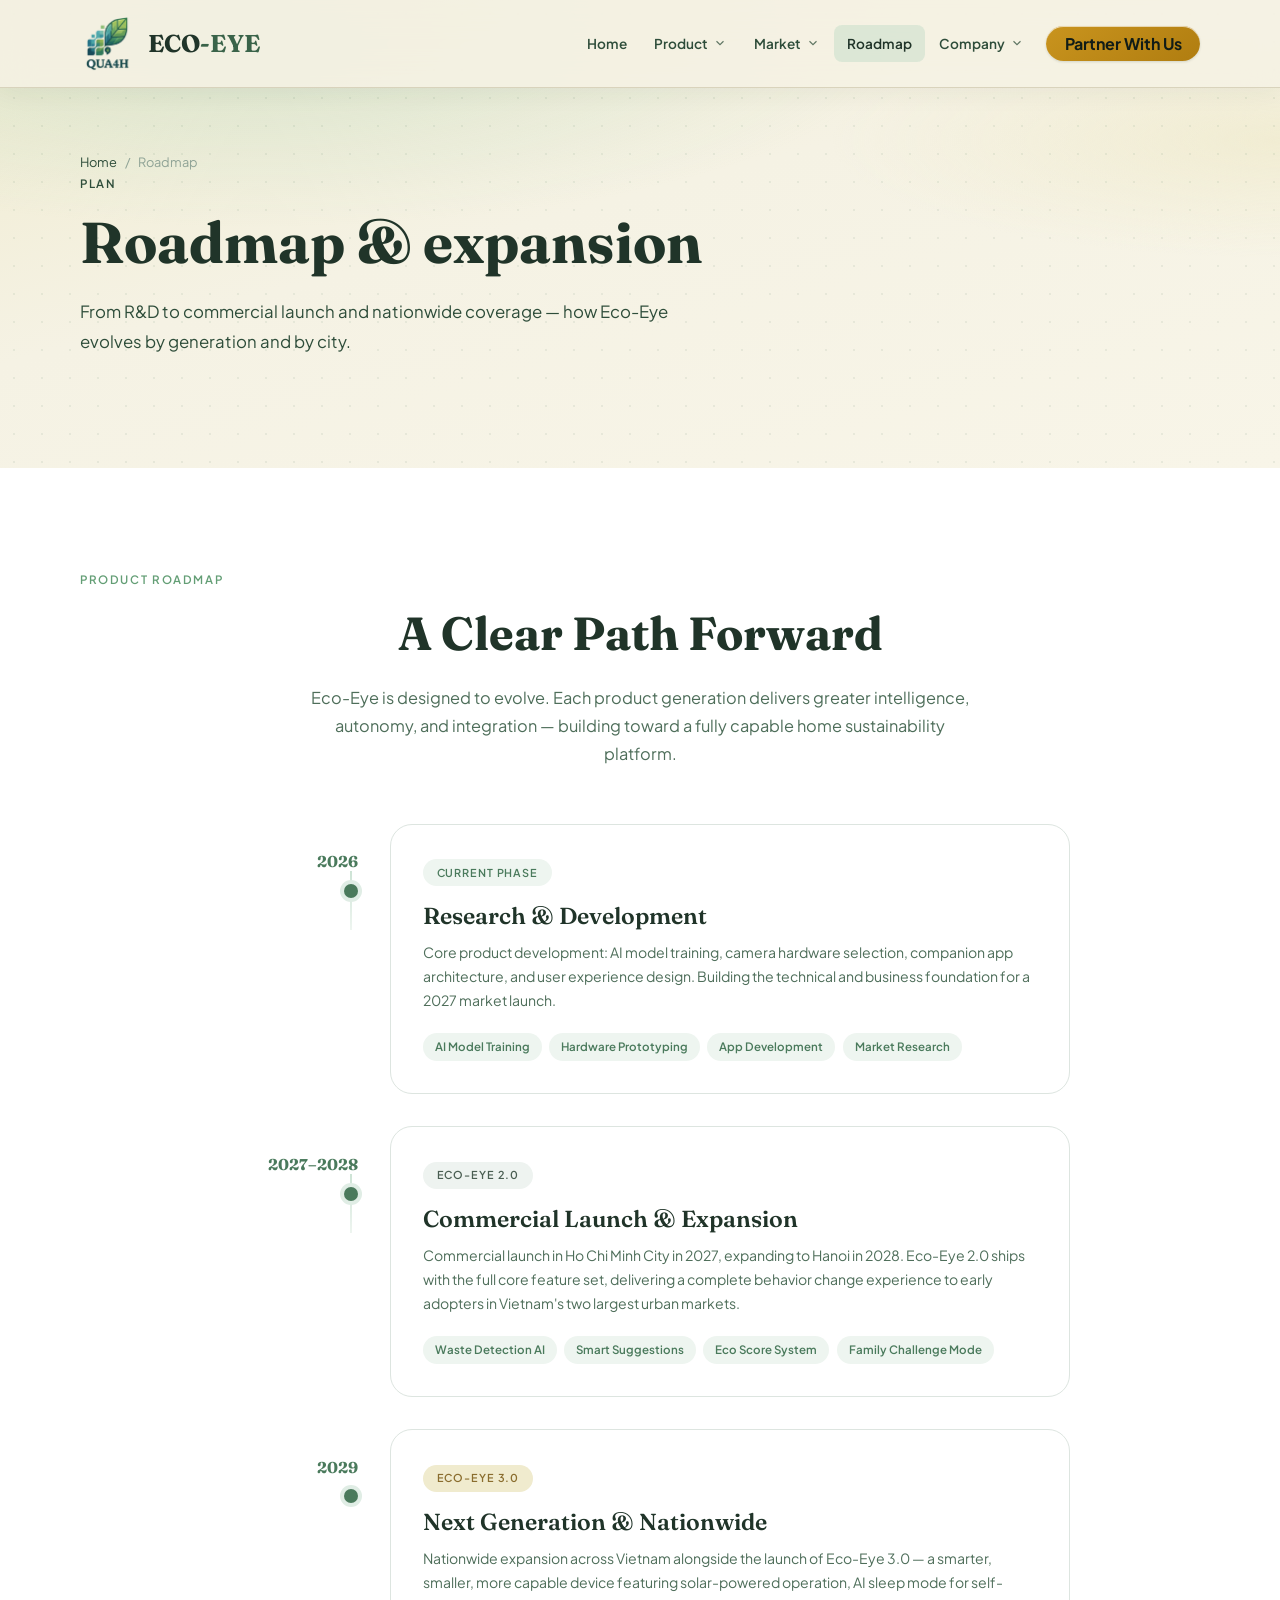
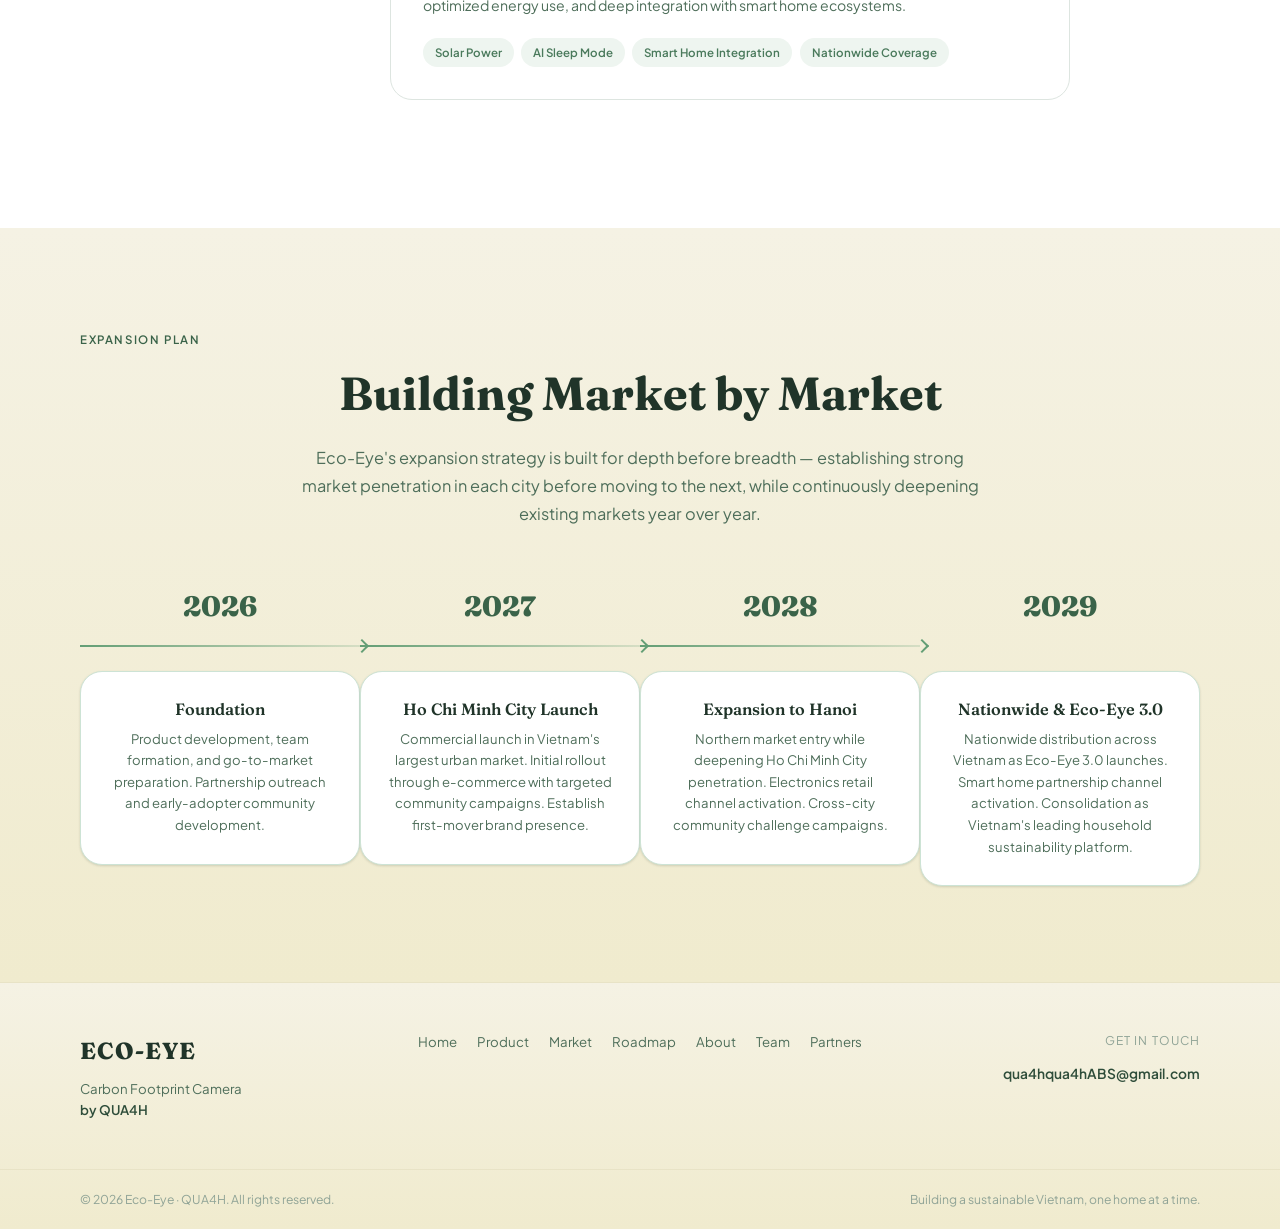
<file: roadmap.html>
<!DOCTYPE html>
<html lang="en">
<head>
  <meta charset="UTF-8" />
  <meta name="viewport" content="width=device-width, initial-scale=1.0" />
  <title>Roadmap — Eco-Eye | Product &amp; Expansion</title>
  <meta name="description" content="Eco-Eye product roadmap from R&amp;D through nationwide launch and geographic expansion plan." />
  <link rel="icon" type="image/png" href="assets/img/logo.png" />
  <link rel="preconnect" href="https://fonts.googleapis.com" />
  <link rel="preconnect" href="https://fonts.gstatic.com" crossorigin />
  <link href="https://fonts.googleapis.com/css2?family=Fraunces:ital,opsz,wght@0,9..144,600;0,9..144,700;0,9..144,800;1,9..144,600&family=Plus+Jakarta+Sans:wght@400;500;600;700&display=swap" rel="stylesheet" />
  <link rel="stylesheet" href="styles.css" />
</head>
<body>

  <nav class="nav" id="nav" role="navigation" aria-label="Main navigation">
    <div class="nav__inner container">
      <a href="index.html" class="nav__logo" aria-label="Eco-Eye home">
        <img src="assets/img/logo.png" alt="QUA4H logo" class="nav__logo-img" />
        <span class="nav__logo-text">ECO<span>-EYE</span></span>
      </a>
      <button class="nav__toggle" id="navToggle" aria-label="Toggle navigation menu" aria-expanded="false">
        <span></span><span></span><span></span>
      </button>
      <ul class="nav__links" id="navLinks" role="list">
        <li class="nav__item"><a href="index.html" data-nav="home">Home</a></li>
        <li class="nav__item">
          <a href="product.html" data-nav="product" aria-haspopup="true" aria-expanded="false">Product <svg class="nav__chevron" viewBox="0 0 24 24" fill="none" stroke="currentColor" stroke-width="2" aria-hidden="true"><path d="M6 9l6 6 6-6"/></svg></a>
          <ul class="nav__dropdown" role="list">
            <li><a href="product.html">Overview &amp; solution</a></li>
            <li><a href="product.html#features">Features</a></li>
            <li><a href="product.html#evolution">Evolution</a></li>
            <li><a href="product.html#differentiators">Differentiators</a></li>
          </ul>
        </li>
        <li class="nav__item">
          <a href="market.html" data-nav="market" aria-haspopup="true" aria-expanded="false">Market <svg class="nav__chevron" viewBox="0 0 24 24" fill="none" stroke="currentColor" stroke-width="2" aria-hidden="true"><path d="M6 9l6 6 6-6"/></svg></a>
          <ul class="nav__dropdown" role="list">
            <li><a href="market.html#problem">Problem</a></li>
            <li><a href="market.html#opportunity">Opportunity</a></li>
            <li><a href="market.html#audience">Audience</a></li>
            <li><a href="market.html#gtm">Go-to-market</a></li>
          </ul>
        </li>
        <li class="nav__item"><a href="roadmap.html" data-nav="roadmap">Roadmap</a></li>
        <li class="nav__item">
          <a href="company.html" data-nav="company" aria-haspopup="true" aria-expanded="false">Company <svg class="nav__chevron" viewBox="0 0 24 24" fill="none" stroke="currentColor" stroke-width="2" aria-hidden="true"><path d="M6 9l6 6 6-6"/></svg></a>
          <ul class="nav__dropdown" role="list">
            <li><a href="company.html">About</a></li>
            <li><a href="team.html">Team</a></li>
          </ul>
        </li>
        <li><a href="partners.html" class="nav__cta" data-nav="partners">Partner With Us</a></li>
      </ul>
    </div>
  </nav>

  <main>
    <section class="page-hero" aria-labelledby="roadmap-hero-title">
      <div class="page-hero__inner container">
        <nav class="page-hero__breadcrumb" aria-label="Breadcrumb">
          <a href="index.html">Home</a>
          <span>/</span>
          <span>Roadmap</span>
        </nav>
        <span class="page-hero__label">Plan</span>
        <h1 class="page-hero__title" id="roadmap-hero-title">Roadmap &amp; expansion</h1>
        <p class="page-hero__sub">
          From R&amp;D to commercial launch and nationwide coverage — how Eco-Eye evolves by generation and by city.
        </p>
      </div>
    </section>

    <section class="section roadmap" id="roadmap" aria-labelledby="roadmap-heading">
      <div class="container">
        <div class="section__label reveal">Product Roadmap</div>
        <h2 class="section__title section__title--center" id="roadmap-heading">
          A Clear Path Forward
        </h2>
        <p class="section__sub reveal">
          Eco-Eye is designed to evolve. Each product generation delivers greater intelligence, autonomy, and integration — building toward a fully capable home sustainability platform.
        </p>
        <div class="roadmap__timeline" role="list">
          <div class="roadmap__item reveal" role="listitem">
            <div class="roadmap__marker">
              <div class="roadmap__year">2026</div>
              <div class="roadmap__dot" aria-hidden="true"></div>
              <div class="roadmap__line" aria-hidden="true"></div>
            </div>
            <div class="roadmap__card">
              <div class="roadmap__badge roadmap__badge--active">Current Phase</div>
              <h3>Research &amp; Development</h3>
              <p>Core product development: AI model training, camera hardware selection, companion app architecture, and user experience design. Building the technical and business foundation for a 2027 market launch.</p>
              <div class="roadmap__tags">
                <span>AI Model Training</span>
                <span>Hardware Prototyping</span>
                <span>App Development</span>
                <span>Market Research</span>
              </div>
            </div>
          </div>
          <div class="roadmap__item reveal" role="listitem">
            <div class="roadmap__marker">
              <div class="roadmap__year">2027–2028</div>
              <div class="roadmap__dot" aria-hidden="true"></div>
              <div class="roadmap__line" aria-hidden="true"></div>
            </div>
            <div class="roadmap__card">
              <div class="roadmap__badge">Eco-Eye 2.0</div>
              <h3>Commercial Launch &amp; Expansion</h3>
              <p>Commercial launch in Ho Chi Minh City in 2027, expanding to Hanoi in 2028. Eco-Eye 2.0 ships with the full core feature set, delivering a complete behavior change experience to early adopters in Vietnam's two largest urban markets.</p>
              <div class="roadmap__tags">
                <span>Waste Detection AI</span>
                <span>Smart Suggestions</span>
                <span>Eco Score System</span>
                <span>Family Challenge Mode</span>
              </div>
            </div>
          </div>
          <div class="roadmap__item roadmap__item--last reveal" role="listitem">
            <div class="roadmap__marker">
              <div class="roadmap__year">2029</div>
              <div class="roadmap__dot" aria-hidden="true"></div>
            </div>
            <div class="roadmap__card">
              <div class="roadmap__badge roadmap__badge--future">Eco-Eye 3.0</div>
              <h3>Next Generation &amp; Nationwide</h3>
              <p>Nationwide expansion across Vietnam alongside the launch of Eco-Eye 3.0 — a smarter, smaller, more capable device featuring solar-powered operation, AI sleep mode for self-optimized energy use, and deep integration with smart home ecosystems.</p>
              <div class="roadmap__tags">
                <span>Solar Power</span>
                <span>AI Sleep Mode</span>
                <span>Smart Home Integration</span>
                <span>Nationwide Coverage</span>
              </div>
            </div>
          </div>
        </div>
      </div>
    </section>

    <section class="section growth" id="growth" aria-labelledby="growth-heading">
      <div class="container">
        <div class="section__label section__label--light reveal">Expansion Plan</div>
        <h2 class="section__title section__title--center section__title--light" id="growth-heading">
          Building Market by Market
        </h2>
        <p class="section__sub section__sub--light reveal">
          Eco-Eye's expansion strategy is built for depth before breadth — establishing strong market penetration in each city before moving to the next, while continuously deepening existing markets year over year.
        </p>
        <div class="growth__steps">
          <div class="growth__step reveal">
            <div class="growth__step-year">2026</div>
            <div class="growth__step-connector" aria-hidden="true"></div>
            <div class="growth__step-card">
              <h4>Foundation</h4>
              <p>Product development, team formation, and go-to-market preparation. Partnership outreach and early-adopter community development.</p>
            </div>
          </div>
          <div class="growth__step reveal">
            <div class="growth__step-year">2027</div>
            <div class="growth__step-connector" aria-hidden="true"></div>
            <div class="growth__step-card">
              <h4>Ho Chi Minh City Launch</h4>
              <p>Commercial launch in Vietnam's largest urban market. Initial rollout through e-commerce with targeted community campaigns. Establish first-mover brand presence.</p>
            </div>
          </div>
          <div class="growth__step reveal">
            <div class="growth__step-year">2028</div>
            <div class="growth__step-connector" aria-hidden="true"></div>
            <div class="growth__step-card">
              <h4>Expansion to Hanoi</h4>
              <p>Northern market entry while deepening Ho Chi Minh City penetration. Electronics retail channel activation. Cross-city community challenge campaigns.</p>
            </div>
          </div>
          <div class="growth__step growth__step--last reveal">
            <div class="growth__step-year">2029</div>
            <div class="growth__step-connector growth__step-connector--none" aria-hidden="true"></div>
            <div class="growth__step-card">
              <h4>Nationwide &amp; Eco-Eye 3.0</h4>
              <p>Nationwide distribution across Vietnam as Eco-Eye 3.0 launches. Smart home partnership channel activation. Consolidation as Vietnam's leading household sustainability platform.</p>
            </div>
          </div>
        </div>
      </div>
    </section>
  </main>

  <footer class="footer" role="contentinfo">
    <div class="container footer__inner">
      <div class="footer__brand">
        <div class="footer__logo">ECO-EYE</div>
        <p>Carbon Footprint Camera</p>
        <p class="footer__tagline">by QUA4H</p>
      </div>
      <nav class="footer__nav" aria-label="Footer navigation">
        <a href="index.html">Home</a>
        <a href="product.html">Product</a>
        <a href="market.html">Market</a>
        <a href="roadmap.html">Roadmap</a>
        <a href="company.html">About</a>
        <a href="team.html">Team</a>
        <a href="partners.html">Partners</a>
      </nav>
      <div class="footer__contact">
        <p>Get in touch</p>
        <a href="mailto:qua4hqua4hABS@gmail.com">qua4hqua4hABS@gmail.com</a>
      </div>
    </div>
    <div class="footer__bottom">
      <div class="container footer__bottom-inner">
        <span>&copy; 2026 Eco-Eye &middot; QUA4H. All rights reserved.</span>
        <span>Building a sustainable Vietnam, one home at a time.</span>
      </div>
    </div>
  </footer>
  <script src="script.js"></script>
</body>
</html>
</file>
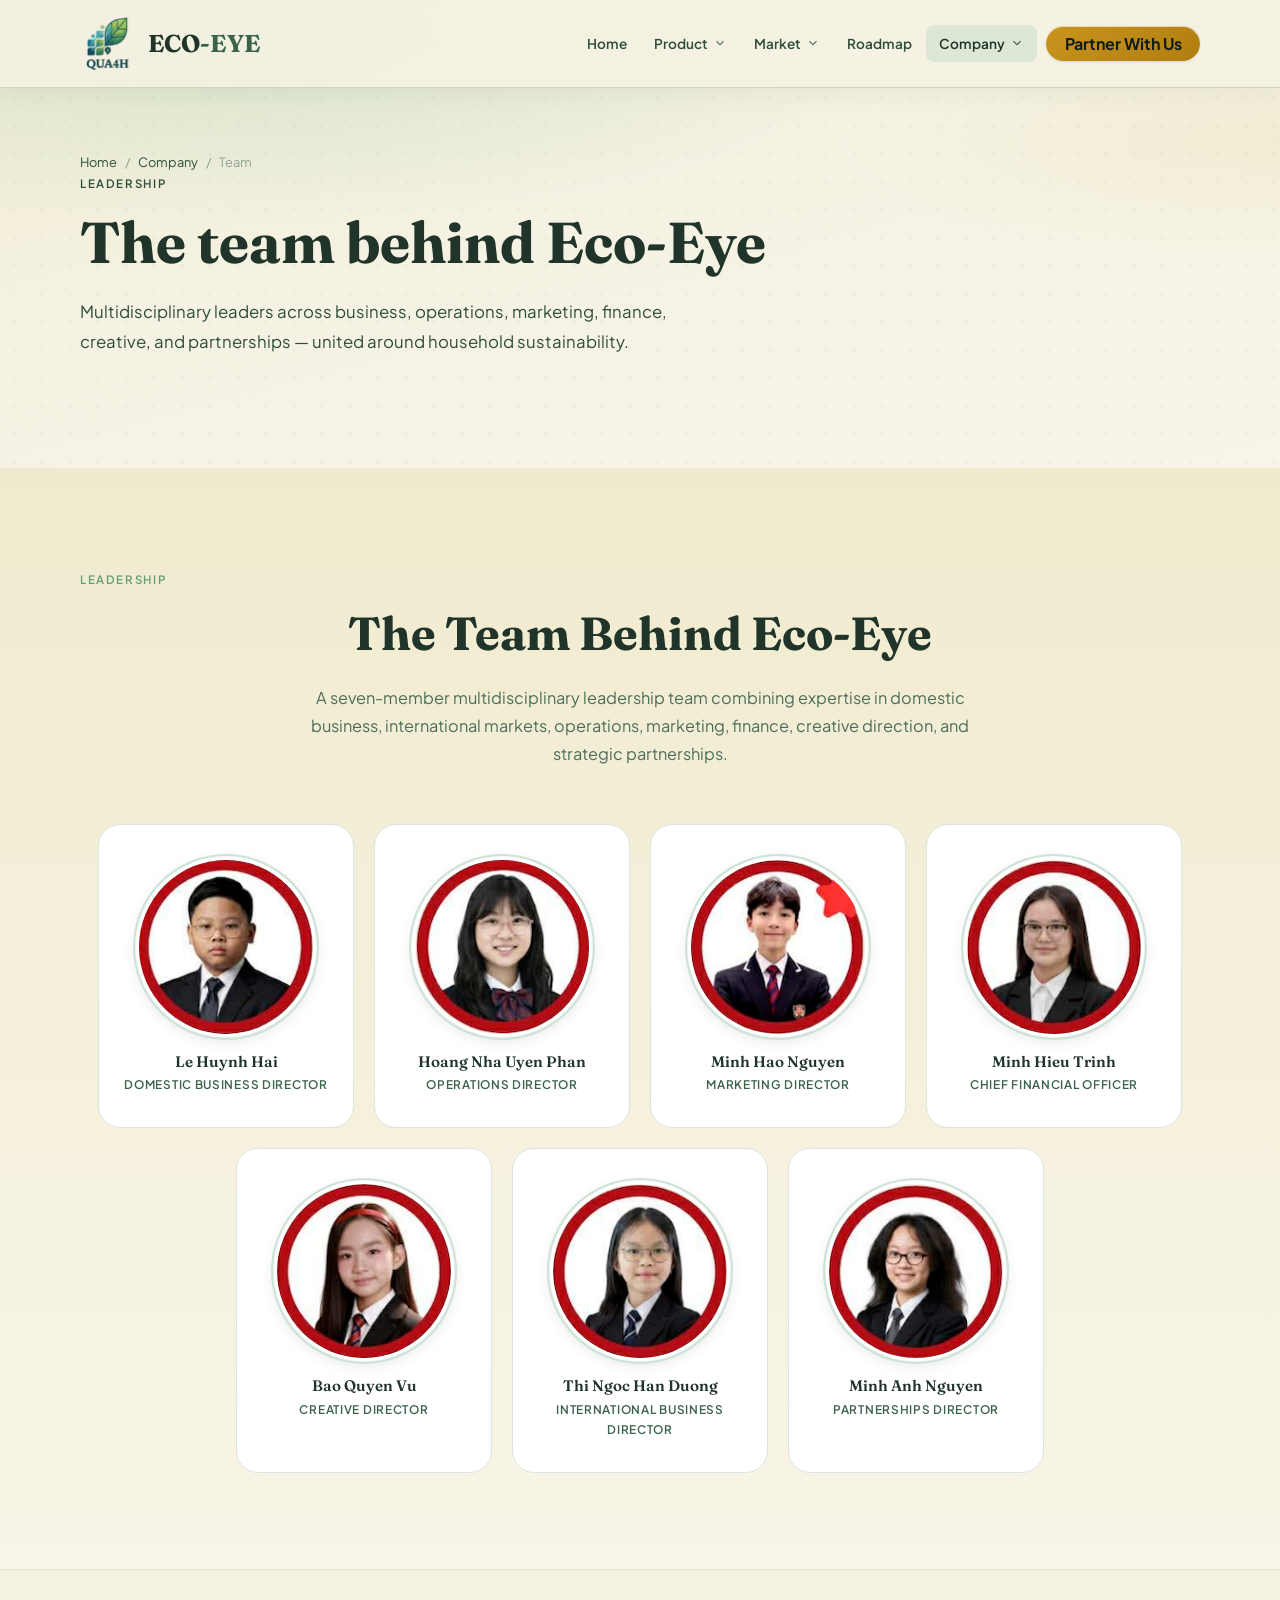
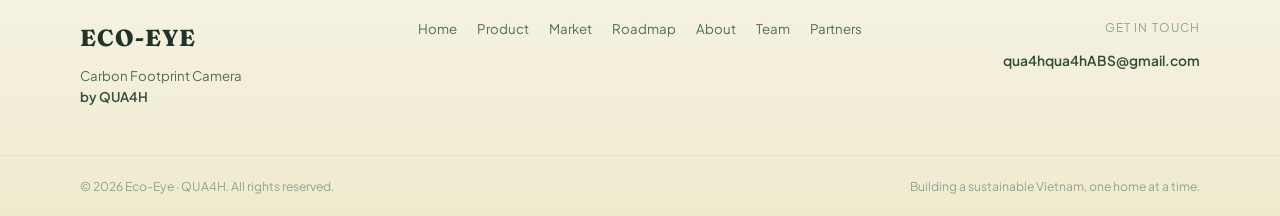
<file: team.html>
<!DOCTYPE html>
<html lang="en">
<head>
  <meta charset="UTF-8" />
  <meta name="viewport" content="width=device-width, initial-scale=1.0" />
  <title>Team — Eco-Eye | Leadership</title>
  <meta name="description" content="Meet the Eco-Eye leadership team at QUA4H." />
  <link rel="icon" type="image/png" href="assets/img/logo.png" />
  <link rel="preconnect" href="https://fonts.googleapis.com" />
  <link rel="preconnect" href="https://fonts.gstatic.com" crossorigin />
  <link href="https://fonts.googleapis.com/css2?family=Fraunces:ital,opsz,wght@0,9..144,600;0,9..144,700;0,9..144,800;1,9..144,600&family=Plus+Jakarta+Sans:wght@400;500;600;700&display=swap" rel="stylesheet" />
  <link rel="stylesheet" href="styles.css" />
</head>
<body>

  <nav class="nav" id="nav" role="navigation" aria-label="Main navigation">
    <div class="nav__inner container">
      <a href="index.html" class="nav__logo" aria-label="Eco-Eye home">
        <img src="assets/img/logo.png" alt="QUA4H logo" class="nav__logo-img" />
        <span class="nav__logo-text">ECO<span>-EYE</span></span>
      </a>
      <button class="nav__toggle" id="navToggle" aria-label="Toggle navigation menu" aria-expanded="false">
        <span></span><span></span><span></span>
      </button>
      <ul class="nav__links" id="navLinks" role="list">
        <li class="nav__item"><a href="index.html" data-nav="home">Home</a></li>
        <li class="nav__item">
          <a href="product.html" data-nav="product" aria-haspopup="true" aria-expanded="false">Product <svg class="nav__chevron" viewBox="0 0 24 24" fill="none" stroke="currentColor" stroke-width="2" aria-hidden="true"><path d="M6 9l6 6 6-6"/></svg></a>
          <ul class="nav__dropdown" role="list">
            <li><a href="product.html">Overview &amp; solution</a></li>
            <li><a href="product.html#features">Features</a></li>
            <li><a href="product.html#evolution">Evolution</a></li>
            <li><a href="product.html#differentiators">Differentiators</a></li>
          </ul>
        </li>
        <li class="nav__item">
          <a href="market.html" data-nav="market" aria-haspopup="true" aria-expanded="false">Market <svg class="nav__chevron" viewBox="0 0 24 24" fill="none" stroke="currentColor" stroke-width="2" aria-hidden="true"><path d="M6 9l6 6 6-6"/></svg></a>
          <ul class="nav__dropdown" role="list">
            <li><a href="market.html#problem">Problem</a></li>
            <li><a href="market.html#opportunity">Opportunity</a></li>
            <li><a href="market.html#audience">Audience</a></li>
            <li><a href="market.html#gtm">Go-to-market</a></li>
          </ul>
        </li>
        <li class="nav__item"><a href="roadmap.html" data-nav="roadmap">Roadmap</a></li>
        <li class="nav__item">
          <a href="company.html" data-nav="company" aria-haspopup="true" aria-expanded="false">Company <svg class="nav__chevron" viewBox="0 0 24 24" fill="none" stroke="currentColor" stroke-width="2" aria-hidden="true"><path d="M6 9l6 6 6-6"/></svg></a>
          <ul class="nav__dropdown" role="list">
            <li><a href="company.html">About</a></li>
            <li><a href="team.html">Team</a></li>
          </ul>
        </li>
        <li><a href="partners.html" class="nav__cta" data-nav="partners">Partner With Us</a></li>
      </ul>
    </div>
  </nav>

  <main>
    <section class="page-hero" aria-labelledby="team-hero-title">
      <div class="page-hero__inner container">
        <nav class="page-hero__breadcrumb" aria-label="Breadcrumb">
          <a href="index.html">Home</a>
          <span>/</span>
          <a href="company.html">Company</a>
          <span>/</span>
          <span>Team</span>
        </nav>
        <span class="page-hero__label">Leadership</span>
        <h1 class="page-hero__title" id="team-hero-title">The team behind Eco-Eye</h1>
        <p class="page-hero__sub">
          Multidisciplinary leaders across business, operations, marketing, finance, creative, and partnerships — united around household sustainability.
        </p>
      </div>
    </section>

    <section class="section team" id="team" aria-labelledby="team-heading">
      <div class="container">
        <div class="section__label reveal">Leadership</div>
        <h2 class="section__title section__title--center" id="team-heading">
          The Team Behind Eco-Eye
        </h2>
        <p class="section__sub reveal">
          A seven-member multidisciplinary leadership team combining expertise in domestic business, international markets, operations, marketing, finance, creative direction, and strategic partnerships.
        </p>
        <div class="team__grid">
          <div class="team__card reveal">
            <div class="team__avatar">
              <img src="assets/img/team/hlh.png" alt="" width="180" height="180" loading="lazy" decoding="async" aria-hidden="true" />
            </div>
            <h4>Le Huynh Hai</h4>
            <p class="team__role">Domestic Business Director</p>
          </div>
          <div class="team__card reveal">
            <div class="team__avatar">
              <img src="assets/img/team/phnu.png" alt="" width="180" height="180" loading="lazy" decoding="async" aria-hidden="true" />
            </div>
            <h4>Hoang Nha Uyen Phan</h4>
            <p class="team__role">Operations Director</p>
          </div>
          <div class="team__card reveal">
            <div class="team__avatar">
              <img src="assets/img/team/nmh.png" alt="" width="180" height="180" loading="lazy" decoding="async" aria-hidden="true" />
            </div>
            <h4>Minh Hao Nguyen</h4>
            <p class="team__role">Marketing Director</p>
          </div>
          <div class="team__card reveal">
            <div class="team__avatar">
              <img src="assets/img/team/tmh.png" alt="" width="180" height="180" loading="lazy" decoding="async" aria-hidden="true" />
            </div>
            <h4>Minh Hieu Trinh</h4>
            <p class="team__role">Chief Financial Officer</p>
          </div>
          <div class="team__card reveal">
            <div class="team__avatar">
              <img src="assets/img/team/vbq.png" alt="" width="180" height="180" loading="lazy" decoding="async" aria-hidden="true" />
            </div>
            <h4>Bao Quyen Vu</h4>
            <p class="team__role">Creative Director</p>
          </div>
          <div class="team__card reveal">
            <div class="team__avatar">
              <img src="assets/img/team/dtnh.png" alt="" width="180" height="180" loading="lazy" decoding="async" aria-hidden="true" />
            </div>
            <h4>Thi Ngoc Han Duong</h4>
            <p class="team__role">International Business Director</p>
          </div>
          <div class="team__card reveal">
            <div class="team__avatar">
              <img src="assets/img/team/nma.png" alt="" width="180" height="180" loading="lazy" decoding="async" aria-hidden="true" />
            </div>
            <h4>Minh Anh Nguyen</h4>
            <p class="team__role">Partnerships Director</p>
          </div>
        </div>
      </div>
    </section>
  </main>

  <footer class="footer" role="contentinfo">
    <div class="container footer__inner">
      <div class="footer__brand">
        <div class="footer__logo">ECO-EYE</div>
        <p>Carbon Footprint Camera</p>
        <p class="footer__tagline">by QUA4H</p>
      </div>
      <nav class="footer__nav" aria-label="Footer navigation">
        <a href="index.html">Home</a>
        <a href="product.html">Product</a>
        <a href="market.html">Market</a>
        <a href="roadmap.html">Roadmap</a>
        <a href="company.html">About</a>
        <a href="team.html">Team</a>
        <a href="partners.html">Partners</a>
      </nav>
      <div class="footer__contact">
        <p>Get in touch</p>
        <a href="mailto:qua4hqua4hABS@gmail.com">qua4hqua4hABS@gmail.com</a>
      </div>
    </div>
    <div class="footer__bottom">
      <div class="container footer__bottom-inner">
        <span>&copy; 2026 Eco-Eye &middot; QUA4H. All rights reserved.</span>
        <span>Building a sustainable Vietnam, one home at a time.</span>
      </div>
    </div>
  </footer>
  <script src="script.js"></script>
</body>
</html>
</file>
<file: styles.css>
/* ============================================================
   ECO-EYE — Forest & Parchment theme
   Deep forest green #203429, warm cream #f0ebce
   Typography: Fraunces (headings) + Plus Jakarta Sans (body)
============================================================ */

/* === DESIGN TOKENS ========================================= */
:root {
  /* Forest green scale — anchored at #203429 */
  --green-950: #111c17;
  --green-900: #203429;
  --green-800: #2e4d3a;
  --green-700: #3a6349;
  --green-600: #4a7a5c;
  --green-500: #639e75;
  --green-400: #85be99;
  --green-300: #aed4bc;
  --green-200: #cde3d5;
  --green-100: #e0ede5;
  --green-50:  #eef5f0;

  /* Warm cream scale — anchored at #f0ebce */
  --sky-100: #e8e3c6;
  --sky-50:  #f5f2e4;

  --gold:       #b07d10;
  --gold-light: #c9941e;
  --gold-pale:  #f0ebce;
  --cream:      #f0ebce;
  --off-white:  #f8f5e8;
  --white:      #ffffff;

  --gray-800:   #1e2b24;
  --gray-600:   #4a5e52;
  --gray-400:   #8fa396;
  --gray-200:   #dde5e0;
  --gray-100:   #eef3f0;

  --text-dark:  #203429;
  --text-body:  #2e4d3a;
  --text-muted: #4e6e5a;

  --font-heading: 'Fraunces', Georgia, 'Times New Roman', serif;
  --font-body:    'Plus Jakarta Sans', system-ui, -apple-system, sans-serif;

  --container-max:  1200px;
  --pad-section:    96px;

  --radius-sm:   8px;
  --radius-md:   14px;
  --radius-lg:   22px;
  --radius-xl:   40px;
  --radius-full: 9999px;

  --shadow-sm:    0 1px 2px rgba(32, 52, 41, .07), 0 1px 3px rgba(32, 52, 41, .09);
  --shadow-md:    0 8px 24px rgba(32, 52, 41, .09), 0 4px 12px rgba(32, 52, 41, .06);
  --shadow-lg:    0 20px 50px rgba(32, 52, 41, .11), 0 8px 20px rgba(32, 52, 41, .07);
  --shadow-green: 0 10px 32px rgba(99, 158, 117, .25);
  --shadow-gold:  0 6px 24px rgba(176, 125, 16, .25);
  --shine:        inset 0 1px 0 rgba(255,255,255,.65);

  --transition:   0.28s cubic-bezier(.4,0,.2,1);
  --nav-height:   88px;
}

/* === RESET & BASE ========================================== */
*, *::before, *::after { box-sizing: border-box; margin: 0; padding: 0; }

html {
  scroll-behavior: smooth;
  scroll-padding-top: var(--nav-height);
  -webkit-text-size-adjust: 100%;
}

/* Page enter animation on every page load */
@keyframes pageIn {
  from { opacity: 0; transform: translateY(10px); }
  to   { opacity: 1; transform: translateY(0); }
}

body {
  font-family: var(--font-body);
  font-size: 1rem;
  line-height: 1.7;
  color: var(--text-body);
  background:
    radial-gradient(ellipse 100% 60% at 50% -15%, rgba(174, 212, 188, 0.25) 0%, transparent 55%),
    linear-gradient(180deg, var(--off-white) 0%, var(--white) 38%, var(--sky-50) 100%);
  overflow-x: hidden;
  animation: pageIn 0.45s ease both;
}

/* JS-controlled exit transition */
body.page-leaving {
  opacity: 0;
  transform: translateY(-8px);
  transition: opacity .25s ease, transform .25s ease;
  animation: none;
}

img { display: block; max-width: 100%; height: auto; }
a   { color: inherit; text-decoration: none; }
ul  { list-style: none; }

/* === TYPOGRAPHY =========================================== */
h1, h2, h3, h4 {
  font-family: var(--font-heading);
  line-height: 1.18;
  color: var(--text-dark);
  font-weight: 700;
}

h1 { font-size: clamp(2.4rem, 5.5vw, 3.8rem); }
h2 { font-size: clamp(1.9rem, 3.8vw, 2.9rem); }
h3 { font-size: clamp(1.15rem, 2vw, 1.45rem); font-weight: 600; }
h4 { font-size: 1.02rem; font-weight: 600; }

em { font-style: italic; color: var(--green-700); }

/* === LAYOUT UTILITIES ===================================== */
.container {
  max-width: var(--container-max);
  margin-inline: auto;
  padding-inline: clamp(1.25rem, 4vw, 2.5rem);
}

/* === SCROLL PROGRESS BAR ================================== */
#progress-bar {
  position: fixed;
  top: 0; left: 0;
  height: 3px;
  width: 0%;
  background: linear-gradient(to right, var(--green-600), var(--gold-light));
  z-index: 9999;
  transition: width .1s linear;
  border-radius: 0 2px 2px 0;
}

/* === BUTTONS ============================================== */
.btn {
  display: inline-flex;
  align-items: center;
  justify-content: center;
  gap: .5rem;
  padding: .8rem 1.75rem;
  border-radius: var(--radius-full);
  font-family: var(--font-body);
  font-size: .88rem;
  font-weight: 600;
  letter-spacing: .02em;
  cursor: pointer;
  transition: transform var(--transition), box-shadow var(--transition),
              background var(--transition), color var(--transition),
              border-color var(--transition);
  border: 2px solid transparent;
  white-space: nowrap;
}
.btn:hover  { transform: translateY(-2px); }
.btn:active { transform: translateY(0); }

.btn--primary {
  background: linear-gradient(145deg, var(--green-600) 0%, var(--green-700) 100%);
  color: var(--white);
  border-color: transparent;
  box-shadow: var(--shadow-green), var(--shine);
}
.btn--primary:hover { filter: brightness(1.05); border-color: transparent; }

.btn--secondary {
  background: rgba(255,255,255,.85);
  color: var(--green-900);
  border-color: var(--green-300);
  backdrop-filter: blur(8px);
  box-shadow: var(--shadow-sm);
}
.btn--secondary:hover { background: var(--white); border-color: var(--green-400); }

.btn--outline {
  background: rgba(255,255,255,.5);
  color: var(--green-900);
  border-color: var(--green-400);
}
.btn--outline:hover { background: var(--white); border-color: var(--green-600); }

.btn--dark {
  background: linear-gradient(145deg, var(--green-800) 0%, var(--green-900) 100%);
  color: var(--white);
  border-color: transparent;
  box-shadow: var(--shadow-md), var(--shine);
}
.btn--dark:hover { filter: brightness(1.06); }

.btn--gold {
  background: linear-gradient(145deg, var(--gold-light) 0%, var(--gold) 100%);
  color: var(--green-950);
  border-color: transparent;
  box-shadow: var(--shadow-gold), var(--shine);
  font-weight: 700;
}
.btn--gold:hover { filter: brightness(1.05); }

.btn--outline-white {
  background: rgba(255,255,255,.75);
  color: var(--green-900);
  border-color: var(--green-300);
}
.btn--outline-white:hover { background: var(--white); border-color: var(--green-600); }

/* === SECTION COMMONS ====================================== */
.section { padding-block: var(--pad-section); }

/* Section background palette — alternating for rhythm */
.bg-white  { background: var(--white); }
.bg-cream  { background: var(--cream); }
.bg-dark   { background: var(--green-800); }
.bg-deeper { background: var(--green-900); }
.bg-darkest{ background: var(--green-950); }

.section__label {
  display: inline-block;
  font-size: .72rem;
  font-weight: 600;
  letter-spacing: .14em;
  text-transform: uppercase;
  color: var(--green-500);
  margin-bottom: 1.1rem;
}
.section__label--light { color: var(--green-700); }

.section__title { margin-bottom: 1.4rem; }
.section__title--center { text-align: center; }
.section__title--light  { color: var(--text-dark); }

.section__sub {
  max-width: 680px;
  color: var(--text-muted);
  font-size: 1.02rem;
  margin-inline: auto;
  text-align: center;
  margin-bottom: 3.5rem;
}
.section__sub a {
  color: var(--green-700);
  font-weight: 600;
  text-decoration: underline;
  text-underline-offset: 3px;
}
.section__sub a:hover { color: var(--green-800); }
.section__sub--light { color: var(--text-muted); }

/* Light, airy section rhythm */
.section.about {
  background: linear-gradient(180deg, var(--white) 0%, var(--cream) 100%);
}
.section.problem {
  background:
    radial-gradient(ellipse 80% 50% at 10% 40%, rgba(174, 212, 188, 0.35) 0%, transparent 55%),
    linear-gradient(165deg, var(--green-50) 0%, var(--sky-50) 100%);
}
.section.solution { background: var(--white); }
.section.features {
  background: linear-gradient(180deg, var(--white) 0%, var(--sky-50) 100%);
}
.section.evolution {
  background: linear-gradient(180deg, var(--sky-50) 0%, var(--cream) 100%);
}
.section.usp {
  background:
    radial-gradient(ellipse 70% 45% at 90% 20%, rgba(174, 212, 188, 0.3) 0%, transparent 50%),
    linear-gradient(165deg, var(--green-900) 0%, #1a2e22 100%);
}
.section.market { background: var(--white); }
.section.target {
  background:
    radial-gradient(ellipse 60% 40% at 50% 100%, rgba(99, 158, 117, 0.15) 0%, transparent 60%),
    linear-gradient(180deg, var(--sky-50) 0%, var(--cream) 100%);
}
.section.channels { background: var(--white); }
.section.marketing {
  background: linear-gradient(165deg, var(--cream) 0%, var(--sky-50) 55%, var(--green-50) 100%);
}
.section.roadmap { background: var(--white); }
.section.growth {
  background: linear-gradient(180deg, var(--sky-50) 0%, var(--cream) 100%);
}
.section.team {
  background: linear-gradient(180deg, var(--cream) 0%, var(--off-white) 100%);
}
.section.invest {
  background:
    radial-gradient(ellipse 90% 60% at 70% 30%, rgba(174, 212, 188, 0.25) 0%, transparent 55%),
    linear-gradient(155deg, var(--green-900) 0%, #1a2e22 40%, #203429 100%);
}

/* Home — teaser cards */
.home-explore__grid {
  display: grid;
  grid-template-columns: repeat(3, 1fr);
  gap: 1.5rem;
  margin-top: 2rem;
}
.home-explore__card {
  background: var(--white);
  border: 1px solid var(--gray-200);
  border-radius: var(--radius-lg);
  padding: 2rem 1.75rem;
  transition: transform var(--transition), box-shadow var(--transition), border-color var(--transition);
  display: flex;
  flex-direction: column;
  align-items: flex-start;
  gap: 1rem;
  height: 100%;
}
.home-explore__card:hover {
  transform: translateY(-5px);
  box-shadow: var(--shadow-lg);
  border-color: var(--green-200);
}
.home-explore__card h3 {
  font-size: 1.2rem;
  margin-bottom: 0;
}
.home-explore__card p {
  font-size: .9rem;
  color: var(--text-muted);
  flex: 1;
  line-height: 1.65;
}
.home-glance {
  background: var(--cream);
  border-top: 1px solid var(--gray-200);
  border-bottom: 1px solid var(--gray-200);
}
.home-glance__stats {
  display: flex;
  flex-wrap: wrap;
  justify-content: center;
  gap: 3rem;
  padding-block: 2.5rem;
  text-align: center;
}
.home-glance__stat-num {
  font-family: var(--font-heading);
  font-size: 2rem;
  font-weight: 700;
  color: var(--green-600);
  line-height: 1;
  margin-bottom: .35rem;
}
.home-glance__stat-label {
  font-size: .74rem;
  font-weight: 600;
  letter-spacing: .06em;
  text-transform: uppercase;
  color: var(--text-muted);
}

/* === SCROLL REVEAL ANIMATIONS ============================= */
/* Base: hidden state */
.reveal {
  opacity: 0;
  transform: translateY(30px);
  transition: opacity .65s cubic-bezier(.4,0,.2,1),
              transform .65s cubic-bezier(.4,0,.2,1);
}
.reveal--left  { transform: translateX(-30px); }
.reveal--right { transform: translateX(30px);  }
.reveal--scale { transform: scale(.95) translateY(16px); }
.reveal--fade  { transform: none; }

/* Delay variants */
.reveal--d1 { transition-delay: .08s; }
.reveal--d2 { transition-delay: .16s; }
.reveal--d3 { transition-delay: .24s; }
.reveal--d4 { transition-delay: .32s; }
.reveal--delay { transition-delay: .14s; }

/* Visible state — triggered by IntersectionObserver */
.reveal.visible {
  opacity: 1;
  transform: none;
}

/* === PAGE HERO (sub-pages) ================================ */
.page-hero {
  background:
    radial-gradient(ellipse 90% 70% at 20% 10%, rgba(174, 212, 188, 0.35) 0%, transparent 55%),
    radial-gradient(ellipse 70% 50% at 100% 30%, rgba(240, 235, 206, 0.8) 0%, transparent 50%),
    linear-gradient(165deg, var(--cream) 0%, var(--sky-50) 45%, var(--off-white) 100%);
  padding-top: calc(var(--nav-height) + 4rem);
  padding-bottom: 5rem;
  position: relative;
  overflow: hidden;
}
.page-hero::before {
  content: '';
  position: absolute;
  inset: 0;
  background-image: radial-gradient(circle, rgba(63, 107, 80, 0.12) 1px, transparent 1px);
  background-size: 28px 28px;
  pointer-events: none;
  opacity: .7;
}
.page-hero__inner { position: relative; z-index: 1; }
.page-hero__label {
  font-size: .72rem;
  font-weight: 600;
  letter-spacing: .14em;
  text-transform: uppercase;
  color: var(--green-800);
  margin-bottom: 1rem;
  display: block;
}
.page-hero__title {
  color: var(--text-dark);
  font-size: clamp(2.2rem, 5vw, 3.6rem);
  margin-bottom: 1.25rem;
}
.page-hero__sub {
  color: var(--text-body);
  font-size: 1.05rem;
  max-width: 620px;
  line-height: 1.75;
  margin-bottom: 2rem;
}
.page-hero__breadcrumb {
  display: flex;
  align-items: center;
  flex-wrap: wrap;
  gap: .5rem;
  font-size: .8rem;
  color: var(--text-muted);
}
.page-hero__breadcrumb a {
  color: var(--green-800);
  transition: color var(--transition);
}
.page-hero__breadcrumb a:hover { color: var(--green-600); }
.page-hero__breadcrumb span   { color: var(--gray-400); }

/* === NAVIGATION =========================================== */
.nav {
  position: fixed;
  top: 0; left: 0; right: 0;
  z-index: 1200;
  height: var(--nav-height);
  background: rgba(245, 242, 228, 0.88);
  backdrop-filter: blur(16px) saturate(1.1);
  -webkit-backdrop-filter: blur(16px) saturate(1.1);
  border-bottom: 1px solid rgba(206, 199, 173, 0.7);
  box-shadow: 0 4px 24px rgba(32, 52, 41, 0.06);
  transition: background var(--transition), box-shadow var(--transition);
}
.nav.scrolled {
  background: rgba(242, 238, 218, 0.97);
  box-shadow: 0 8px 32px rgba(32, 52, 41, 0.1);
}

.nav__inner {
  height: 100%;
  display: flex;
  align-items: center;
  justify-content: space-between;
  gap: 1.5rem;
}

.nav__logo {
  display: flex;
  align-items: center;
  gap: .72rem;
  flex-shrink: 0;
}
.nav__logo-img {
  height: 56px;
  width: auto;
  border-radius: 9px;
}
.nav__logo-text {
  font-family: var(--font-heading);
  font-size: 1.52rem;
  font-weight: 700;
  color: var(--text-dark);
  letter-spacing: .01em;
}
.nav__logo-text span { color: var(--green-700); }

.nav__links {
  display: flex;
  align-items: center;
  flex-wrap: wrap;
  justify-content: flex-end;
  gap: .1rem;
  row-gap: .35rem;
}

/* Bridge under dropdown triggers — closes the hover gap so the pointer can reach submenu links */
.nav__item { position: relative; }
.nav__item:has(.nav__dropdown)::after {
  content: '';
  position: absolute;
  left: 0;
  right: 0;
  top: 100%;
  height: 22px;
  z-index: 1201;
  pointer-events: auto;
}
@media (max-width: 640px) {
  .nav__item:has(.nav__dropdown)::after { content: none; display: none; }
}

.nav__item > a {
  display: flex;
  align-items: center;
  gap: .3rem;
  padding: .45rem .8rem;
  font-size: .85rem;
  font-weight: 600;
  color: var(--text-body);
  border-radius: var(--radius-sm);
  transition: color var(--transition), background var(--transition);
  cursor: pointer;
}
.nav__item > a:hover,
.nav__item > a.active { color: var(--green-900); background: rgba(174, 212, 188, 0.35); }

/* Dropdown chevron */
.nav__chevron {
  width: 14px; height: 14px;
  transition: transform var(--transition);
  flex-shrink: 0;
  opacity: .75;
}
.nav__item:hover .nav__chevron,
.nav__item:focus-within .nav__chevron,
.nav__item.open   .nav__chevron { transform: rotate(180deg); }

/* Dropdown menu */
.nav__dropdown {
  position: absolute;
  top: 100%;
  left: 50%;
  z-index: 1202;
  min-width: 216px;
  margin: 0;
  padding: .45rem;
  list-style: none;
  background: rgba(248, 245, 232, 0.98);
  backdrop-filter: blur(12px);
  -webkit-backdrop-filter: blur(12px);
  border: 1px solid var(--sky-100);
  border-radius: var(--radius-md);
  box-shadow: var(--shadow-lg), 0 0 0 1px rgba(255,255,255,.6) inset;
  opacity: 0;
  visibility: hidden;
  pointer-events: none;
  transform: translateX(-50%) translateY(4px);
  transition: opacity .2s ease, transform .2s ease, visibility 0s linear .2s;
}
.nav__item:hover .nav__dropdown,
.nav__item:focus-within .nav__dropdown,
.nav__item.open   .nav__dropdown {
  opacity: 1;
  visibility: visible;
  pointer-events: auto;
  transform: translateX(-50%) translateY(0);
  transition: opacity .2s ease, transform .2s ease, visibility 0s;
}
.nav__dropdown li a {
  display: block;
  padding: .55rem .9rem;
  font-size: .82rem;
  font-weight: 500;
  color: var(--text-body);
  border-radius: var(--radius-sm);
  transition: color var(--transition), background var(--transition);
}
.nav__dropdown li a:hover { color: var(--green-900); background: var(--green-50); }
.nav__dropdown li a.active-link { color: var(--green-800); font-weight: 600; }

.nav__cta {
  background: linear-gradient(145deg, var(--gold-light) 0%, var(--gold) 100%) !important;
  color: var(--green-950) !important;
  border-radius: var(--radius-full) !important;
  font-weight: 700 !important;
  padding: .42rem 1.15rem !important;
  margin-left: .5rem;
  gap: 0 !important;
  box-shadow: var(--shadow-sm), var(--shine) !important;
  border: none !important;
}
.nav__cta:hover { filter: brightness(1.05) !important; }

.nav__toggle {
  display: none;
  flex-direction: column;
  gap: 5px;
  background: none;
  border: none;
  cursor: pointer;
  padding: .5rem;
}
.nav__toggle span {
  display: block;
  width: 22px;
  height: 2px;
  background: var(--green-900);
  border-radius: 2px;
  transition: transform var(--transition), opacity var(--transition);
}
.nav__toggle.open span:nth-child(1) { transform: translateY(7px) rotate(45deg); }
.nav__toggle.open span:nth-child(2) { opacity: 0; }
.nav__toggle.open span:nth-child(3) { transform: translateY(-7px) rotate(-45deg); }

/* === HERO (home page) ====================================== */
.hero {
  min-height: 100svh;
  background:
    radial-gradient(ellipse 100% 70% at 15% 20%, rgba(174, 212, 188, 0.45) 0%, transparent 55%),
    radial-gradient(ellipse 80% 55% at 95% 60%, rgba(240, 235, 206, 0.75) 0%, transparent 52%),
    radial-gradient(ellipse 60% 45% at 50% 100%, rgba(240, 235, 206, 0.5) 0%, transparent 50%),
    linear-gradient(168deg, var(--off-white) 0%, var(--cream) 38%, var(--sky-50) 100%);
  display: flex;
  flex-direction: column;
  position: relative;
  overflow: hidden;
}
.hero__bg-overlay {
  position: absolute;
  inset: 0;
  background: linear-gradient(180deg, rgba(255,255,255,.25) 0%, transparent 45%, rgba(240, 235, 206, .35) 100%);
  pointer-events: none;
  z-index: 0;
}
.hero > .container.hero__inner { position: relative; z-index: 1; }
.hero__scroll { position: relative; z-index: 1; }
.hero__dots {
  position: absolute;
  inset: 0;
  background-image: radial-gradient(circle, rgba(63, 107, 80, 0.09) 1px, transparent 1px);
  background-size: 36px 36px;
  pointer-events: none;
}
.hero__glow-left {
  position: absolute;
  left: -120px; top: 15%;
  width: 520px; height: 520px;
  background: radial-gradient(circle, rgba(99, 158, 117, 0.35) 0%, transparent 68%);
  pointer-events: none;
}

.hero__inner {
  flex: 1;
  display: grid;
  grid-template-columns: 1fr 1fr;
  align-items: center;
  gap: 4rem;
  padding-top: calc(var(--nav-height) + 3rem);
  padding-bottom: 4rem;
}

.hero__badge-pill {
  display: inline-block;
  padding: .32rem 1rem;
  border: 1px solid rgba(32, 52, 41, 0.25);
  border-radius: var(--radius-full);
  font-size: .72rem;
  font-weight: 600;
  letter-spacing: .11em;
  text-transform: uppercase;
  color: var(--green-800);
  background: rgba(240, 235, 206, .65);
  margin-bottom: 1.5rem;
  animation: fadeSlideUp .5s ease .15s both;
}

.hero__title {
  color: var(--text-dark);
  margin-bottom: 1.2rem;
  font-size: clamp(2.6rem, 5.5vw, 4rem);
  font-weight: 800;
  animation: fadeSlideUp .55s ease .25s both;
}
.hero__title em { color: var(--green-700); font-style: italic; }

.hero__sub {
  color: var(--text-body);
  font-size: 1.08rem;
  max-width: 520px;
  margin-bottom: 2.2rem;
  line-height: 1.75;
  animation: fadeSlideUp .55s ease .35s both;
}

.hero__actions {
  display: flex;
  flex-wrap: wrap;
  gap: .75rem;
  margin-bottom: 2rem;
  animation: fadeSlideUp .55s ease .45s both;
}

.hero__meta {
  font-size: .8rem;
  color: var(--text-muted);
  letter-spacing: .04em;
  animation: fadeSlideUp .55s ease .55s both;
}

/* Hero visual — min-height keeps %‑positioned chips from colliding when column is short */
.hero__visual {
  position: relative;
  display: flex;
  align-items: center;
  justify-content: center;
  min-height: clamp(300px, 46vw, 520px);
  animation: fadeSlideUp .7s ease .2s both;
}
.hero__ring {
  position: absolute;
  border-radius: 50%;
  border: 1px solid rgba(63, 107, 80, 0.25);
  animation: pulseRing 4.5s ease-in-out infinite;
}
.hero__ring--lg { width: 500px; height: 500px; animation-delay: .6s; }
.hero__ring--sm { width: 356px; height: 356px; border-color: rgba(32, 52, 41, 0.2); }

@keyframes pulseRing {
  0%, 100% { opacity: .5; transform: scale(1); }
  50%       { opacity: 1;  transform: scale(1.04); }
}

.hero__glow-center {
  position: absolute;
  width: 280px; height: 280px;
  border-radius: 50%;
  background: radial-gradient(circle, rgba(99, 158, 117, 0.48) 0%, transparent 70%);
  filter: blur(40px);
}

/* Alias classes used in markup */
.hero__visual-ring {
  position: absolute;
  border-radius: 50%;
  border: 1px solid rgba(184,149,80,.14);
  animation: pulseRing 4.5s ease-in-out infinite;
}
.hero__visual-ring--outer { width: 500px; height: 500px; animation-delay: .6s; }
.hero__visual-ring--inner {
  width: 356px; height: 356px;
  border-color: rgba(184,149,80,.2);
}
.hero__visual-glow {
  position: absolute;
  width: 280px; height: 280px;
  border-radius: 50%;
  background: radial-gradient(circle, rgba(100,130,115,.34) 0%, transparent 70%);
  filter: blur(40px);
}
.hero__product-img {
  position: relative;
  z-index: 2;
  max-width: 400px;
  width: 100%;
  filter: drop-shadow(0 24px 56px rgba(32, 52, 41, 0.22));
  animation: floatCam 6s ease-in-out infinite;
}

@keyframes floatCam {
  0%, 100% { transform: translateY(0); }
  50%       { transform: translateY(-14px); }
}

/* Floating chips */
.hero__chip {
  position: absolute;
  z-index: 3;
  display: flex;
  align-items: center;
  gap: .4rem;
  padding: .42rem .9rem;
  background: rgba(255,255,255,.88);
  backdrop-filter: blur(10px);
  -webkit-backdrop-filter: blur(10px);
  border: 1px solid var(--green-200);
  border-radius: var(--radius-full);
  font-size: .72rem;
  font-weight: 600;
  color: var(--green-900);
  white-space: nowrap;
  box-shadow: var(--shadow-sm);
}
.hero__chip svg { width: 13px; height: 13px; color: var(--green-600); flex-shrink: 0; }
/* Triangular layout: TL / R / BR — avoids two chips stacking on the left and overlapping */
.hero__chip--1 {
  top: 8%;
  left: max(-1rem, -4%);
  animation: chipFloat 5s ease-in-out infinite 0s;
}
.hero__chip--2 {
  top: 50%;
  right: max(-1rem, -5%);
  transform: translateY(-50%);
  animation: chipFloatMid 5s ease-in-out infinite 1.3s;
}
.hero__chip--3 {
  bottom: 10%;
  right: max(-0.5rem, -3%);
  left: auto;
  animation: chipFloat 5s ease-in-out infinite 2.6s;
}

@keyframes chipFloat {
  0%, 100% { transform: translateY(0); }
  50%       { transform: translateY(-6px); }
}
@keyframes chipFloatMid {
  0%, 100% { transform: translateY(-50%) translateY(0); }
  50%       { transform: translateY(-50%) translateY(-6px); }
}

.hero__scroll {
  text-align: center;
  padding-bottom: 2.25rem;
  color: var(--text-muted);
  font-size: .72rem;
  letter-spacing: .1em;
  text-transform: uppercase;
  display: flex;
  flex-direction: column;
  align-items: center;
  gap: .5rem;
}
.hero__scroll-arrow {
  width: 18px; height: 18px;
  border-right: 2px solid var(--green-400);
  border-bottom: 2px solid var(--green-400);
  transform: rotate(45deg);
  animation: bounceDown .75s ease-in-out infinite alternate;
}
@keyframes bounceDown {
  from { transform: rotate(45deg) translate(-2px,-2px); }
  to   { transform: rotate(45deg) translate(2px,2px);   }
}

/* Shared hero animations */
@keyframes fadeSlideUp {
  from { opacity: 0; transform: translateY(18px); }
  to   { opacity: 1; transform: translateY(0); }
}

/* === ABOUT ================================================ */
.about__grid {
  display: grid;
  grid-template-columns: 1fr 1fr;
  gap: 5rem;
  align-items: start;
}
.about__lead {
  font-size: 1.08rem;
  font-weight: 500;
  color: var(--text-dark);
  margin-bottom: 1rem;
  line-height: 1.65;
}
.about__body  { color: var(--text-muted); margin-bottom: 1rem; }
.about__body a {
  color: var(--green-600);
  font-weight: 600;
  text-decoration: underline;
  text-underline-offset: 3px;
}
.about__body a:hover { color: var(--green-700); }
.about__stats {
  display: flex;
  gap: 2.5rem;
  padding-top: 2rem;
  border-top: 1px solid var(--gray-200);
  margin-top: 1.5rem;
}
.about__stat-value {
  font-family: var(--font-heading);
  font-size: 2rem;
  font-weight: 700;
  color: var(--green-600);
  line-height: 1;
  margin-bottom: .25rem;
}
.about__stat-label {
  font-size: .74rem;
  font-weight: 600;
  letter-spacing: .06em;
  text-transform: uppercase;
  color: var(--text-muted);
}
.about__pillars {
  display: flex;
  flex-direction: column;
  gap: 2rem;
  padding-left: 2rem;
  border-left: 2px solid var(--green-100);
}
.pillar { display: flex; gap: 1.2rem; align-items: flex-start; }
.pillar__icon {
  flex-shrink: 0;
  width: 44px; height: 44px;
  background: var(--green-50);
  border-radius: var(--radius-md);
  display: flex;
  align-items: center;
  justify-content: center;
  color: var(--green-600);
}
.pillar__icon svg { width: 20px; height: 20px; }
.pillar h4 { font-size: .98rem; margin-bottom: .3rem; color: var(--text-dark); }
.pillar p  { font-size: .88rem; color: var(--text-muted); }

/* === PROBLEM ============================================== */
.problem__grid {
  display: grid;
  grid-template-columns: repeat(3, 1fr);
  gap: 1.5rem;
  margin-bottom: 2.5rem;
}
.problem__card {
  background: var(--white);
  border: 1px solid var(--green-200);
  border-radius: var(--radius-lg);
  padding: 2.25rem 2rem;
  position: relative;
  transition: transform var(--transition), box-shadow var(--transition), border-color var(--transition);
  box-shadow: var(--shadow-sm);
}
.problem__card:hover {
  transform: translateY(-5px);
  box-shadow: var(--shadow-md);
  border-color: var(--green-300);
}
.problem__num {
  font-family: var(--font-heading);
  font-size: 3.5rem;
  font-weight: 800;
  color: var(--green-100);
  line-height: 1;
  position: absolute;
  top: 1.5rem; right: 1.75rem;
  user-select: none;
}
.problem__icon {
  width: 48px; height: 48px;
  background: linear-gradient(145deg, var(--green-100) 0%, var(--green-50) 100%);
  border-radius: var(--radius-md);
  display: flex; align-items: center; justify-content: center;
  color: var(--green-700);
  margin-bottom: 1.2rem;
  border: 1px solid var(--green-200);
}
.problem__icon svg { width: 22px; height: 22px; }
.problem__card h3 { color: var(--text-dark); margin-bottom: .7rem; font-size: 1.18rem; }
.problem__card p  { color: var(--text-muted); font-size: .88rem; }

.problem__gap {
  background: linear-gradient(135deg, var(--gold-pale) 0%, var(--white) 100%);
  border: 1px solid rgba(202, 138, 4, .25);
  border-radius: var(--radius-lg);
  padding: 2rem 2.25rem;
  display: flex; gap: 1.5rem; align-items: flex-start;
  box-shadow: var(--shadow-sm);
}
.problem__gap-icon {
  flex-shrink: 0;
  width: 44px; height: 44px;
  background: rgba(202, 138, 4, .12);
  border-radius: var(--radius-md);
  display: flex; align-items: center; justify-content: center;
  color: var(--gold);
}
.problem__gap-icon svg { width: 20px; height: 20px; }
.problem__gap h4 { color: #a16207; margin-bottom: .45rem; font-size: .98rem; }
.problem__gap p  { color: var(--text-muted); font-size: .88rem; }
.problem__gap em { color: var(--gray-400); font-style: italic; }

/* === SOLUTION ============================================= */
/* Intro 2-col: text left, device image right */
.solution__intro {
  display: grid;
  grid-template-columns: 1fr 1fr;
  gap: 5rem;
  align-items: center;
  margin-bottom: 4rem;
}
.solution__lead {
  font-size: 1.08rem;
  font-weight: 500;
  color: var(--text-dark);
  margin-bottom: 1rem;
}
.solution__body { color: var(--text-muted); margin-bottom: 1rem; }

/* Device image */
.solution__device {
  position: relative;
  display: flex;
  align-items: center;
  justify-content: center;
  min-height: 340px;
}
.solution__device-bg {
  position: absolute;
  inset: 0;
  background: radial-gradient(ellipse 80% 65% at 50% 50%, rgba(174, 212, 188, 0.45) 0%, transparent 70%);
  border-radius: var(--radius-lg);
}
.solution__device-img {
  position: relative;
  width: 100%;
  max-width: 420px;
  filter: drop-shadow(0 20px 40px rgba(32, 52, 41, 0.16));
  animation: floatCam 6s ease-in-out infinite;
}
.solution__device-badge {
  position: absolute;
  bottom: 1.5rem;
  right: 1.5rem;
  display: flex;
  align-items: center;
  gap: .4rem;
  background: var(--green-600);
  color: var(--white);
  font-size: .72rem;
  font-weight: 600;
  padding: .35rem .85rem;
  border-radius: var(--radius-full);
  box-shadow: var(--shadow-md);
}
.solution__device-badge svg { width: 14px; height: 14px; }

/* Steps as a horizontal 4-col row */
.solution__steps-row {
  display: grid;
  grid-template-columns: repeat(4, 1fr);
  gap: 0;
  border: 1px solid var(--green-200);
  border-radius: var(--radius-lg);
  overflow: hidden;
  background: var(--white);
}
.step--horiz {
  padding: 2rem 1.5rem;
  border-right: 1px solid var(--green-100);
  position: relative;
}
.step--horiz:last-child { border-right: none; }
.step--horiz .step__num {
  margin-bottom: 1rem;
}
.step--horiz .step__content h4 { margin-bottom: .4rem; color: var(--green-700); }
.step--horiz .step__content p  { font-size: .85rem; color: var(--text-muted); line-height: 1.65; }

/* Legacy vertical steps (kept for other potential uses) */
.solution__steps {
  display: flex;
  flex-direction: column;
  gap: 0;
  position: relative;
  padding-left: .5rem;
}
.step {
  display: flex;
  gap: 1.5rem;
  align-items: flex-start;
  padding-bottom: 2rem;
  position: relative;
}
.step:not(:last-child)::after {
  content: '';
  position: absolute;
  left: 1.22rem;
  top: 2.55rem;
  bottom: 0;
  width: 2px;
  background: linear-gradient(to bottom, var(--green-200), var(--green-50));
}
.step__num {
  flex-shrink: 0;
  width: 2.5rem; height: 2.5rem;
  background: var(--green-600);
  color: var(--white);
  border-radius: 50%;
  display: flex; align-items: center; justify-content: center;
  font-weight: 700;
  font-size: .82rem;
  box-shadow: 0 0 0 4px var(--green-50);
  position: relative; z-index: 1;
}
.step__content h4 { margin-bottom: .3rem; color: var(--green-600); }
.step__content p  { font-size: .88rem; color: var(--text-muted); }

/* === FEATURES ============================================= */
.features__grid {
  display: grid;
  grid-template-columns: repeat(2, 1fr);
  gap: 1.5rem;
}
.feature-card {
  background: var(--white);
  border: 1px solid var(--gray-200);
  border-radius: var(--radius-lg);
  padding: 2.25rem 2rem;
  transition: transform var(--transition), box-shadow var(--transition), border-color var(--transition);
}
.feature-card:hover {
  transform: translateY(-6px);
  box-shadow: var(--shadow-lg);
  border-color: var(--green-200);
}
.feature-card__icon {
  width: 52px; height: 52px;
  background: var(--green-50);
  border-radius: var(--radius-md);
  display: flex; align-items: center; justify-content: center;
  color: var(--green-600);
  margin-bottom: 1rem;
}
.feature-card__icon svg { width: 24px; height: 24px; }
.feature-card__tag {
  font-size: .68rem;
  font-weight: 600;
  letter-spacing: .1em;
  text-transform: uppercase;
  color: var(--green-500);
  display: block;
  margin-bottom: .6rem;
}
.feature-card h3 { margin-bottom: .7rem; font-size: 1.18rem; }
.feature-card p  { font-size: .88rem; color: var(--text-muted); margin-bottom: 1.25rem; }
.feature-card__benefit {
  display: flex; align-items: center; gap: .45rem;
  font-size: .8rem; font-weight: 600;
  color: var(--green-600);
  padding-top: 1.2rem;
  border-top: 1px solid var(--gray-100);
}
.feature-card__benefit svg { width: 16px; height: 16px; flex-shrink: 0; color: var(--green-400); }

/* === PRODUCT EVOLUTION ==================================== */
.evolution__timeline {
  display: grid;
  grid-template-columns: 1fr 1.3fr 1.3fr;
  gap: 2rem;
  align-items: start;
  margin-top: 3rem;
}
.evolution__phase-year {
  font-family: var(--font-heading);
  font-size: 1.05rem;
  font-weight: 700;
  color: var(--green-700);
  margin-bottom: .75rem;
  letter-spacing: .02em;
}
.evolution__phase-card {
  background: var(--white);
  border: 1px solid var(--green-200);
  border-radius: var(--radius-lg);
  padding: 2rem;
  height: 100%;
  transition: transform var(--transition), box-shadow var(--transition);
}
.evolution__phase-card:hover {
  transform: translateY(-4px);
  box-shadow: var(--shadow-lg);
}
.evolution__phase-card--rd {
  border-style: dashed;
  background: var(--sky-50);
}
.evolution__phase-icon {
  width: 52px; height: 52px;
  background: var(--green-50);
  border-radius: var(--radius-md);
  display: flex; align-items: center; justify-content: center;
  color: var(--green-600);
  margin-bottom: 1rem;
}
.evolution__phase-icon svg { width: 24px; height: 24px; }
.evolution__phase-label {
  font-size: .67rem;
  font-weight: 600;
  letter-spacing: .1em;
  text-transform: uppercase;
  color: var(--green-500);
  margin-bottom: .5rem;
  display: block;
}
.evolution__phase-card h3 {
  font-size: 1.2rem;
  color: var(--text-dark);
  margin-bottom: .6rem;
}
.evolution__phase-card p {
  font-size: .85rem;
  color: var(--text-muted);
  line-height: 1.65;
  margin-bottom: 1rem;
}
.evolution__img {
  width: 100%;
  max-width: 220px;
  display: block;
  margin: 0 auto 1.25rem;
  border-radius: var(--radius-md);
}
.evolution__list {
  list-style: none;
  padding: 0;
  margin: 0;
  border-top: 1px solid var(--green-100);
  padding-top: .9rem;
  display: flex;
  flex-direction: column;
  gap: .45rem;
}
.evolution__list li {
  font-size: .82rem;
  font-weight: 500;
  color: var(--green-800);
  display: flex;
  align-items: center;
  gap: .5rem;
}
.evolution__list li::before {
  content: '';
  width: 6px; height: 6px;
  border-radius: 50%;
  background: var(--green-400);
  flex-shrink: 0;
}
.evolution__cta {
  text-align: center;
  margin-top: 2.5rem;
}

/* === USP ================================================== */
.usp__grid {
  display: grid;
  grid-template-columns: repeat(3, 1fr);
  gap: 1.5rem;
}
.usp__card {
  background: rgba(255, 255, 255, 0.06);
  border: 1px solid rgba(240, 235, 206, 0.18);
  border-radius: var(--radius-lg);
  padding: 2.5rem 2rem;
  position: relative;
  transition: transform var(--transition), box-shadow var(--transition);
  box-shadow: 0 4px 20px rgba(0,0,0,.15);
}
.usp__card:hover { transform: translateY(-5px); background: rgba(255,255,255,.1); border-color: rgba(240,235,206,.35); }
.usp__num {
  font-family: var(--font-heading);
  font-size: 4rem; font-weight: 800;
  color: rgba(240, 235, 206, 0.15);
  line-height: 1;
  position: absolute; top: 1.25rem; right: 1.75rem;
  user-select: none;
}
.usp__icon {
  width: 52px; height: 52px;
  background: rgba(240, 235, 206, 0.12);
  border-radius: var(--radius-md);
  display: flex; align-items: center; justify-content: center;
  color: var(--cream);
  margin-bottom: 1.25rem;
  border: 1px solid rgba(240, 235, 206, 0.2);
}
.usp__icon svg { width: 24px; height: 24px; }
.usp__card h3 { color: var(--cream); margin-bottom: .7rem; }
.usp__card p  { color: rgba(240, 235, 206, 0.75); font-size: .88rem; line-height: 1.7; }

/* === MARKET =============================================== */
.market__grid {
  display: grid;
  grid-template-columns: repeat(3, 1fr);
  gap: 1.5rem;
}
.market__card {
  background: var(--white);
  border: 1px solid var(--gray-200);
  border-radius: var(--radius-lg);
  padding: 2.25rem 2rem;
  transition: transform var(--transition), box-shadow var(--transition);
}
.market__card:hover { transform: translateY(-5px); box-shadow: var(--shadow-lg); }
.market__icon {
  width: 52px; height: 52px;
  background: var(--green-50);
  border-radius: var(--radius-md);
  display: flex; align-items: center; justify-content: center;
  color: var(--green-500); margin-bottom: 1.25rem;
}
.market__icon svg { width: 24px; height: 24px; }
.market__card h3 { margin-bottom: .7rem; }
.market__card p  { font-size: .88rem; color: var(--text-muted); margin-bottom: .75rem; }
.market__note {
  font-size: .76rem; font-style: italic;
  color: var(--gray-400);
  border-top: 1px solid var(--gray-100);
  padding-top: .75rem; margin-top: .75rem;
}

/* === TARGET =============================================== */
.target__grid {
  display: grid;
  grid-template-columns: 1fr 1fr;
  gap: 5rem;
  align-items: start;
}
.target__lead {
  font-size: 1.04rem;
  color: var(--text-body);
  margin-bottom: 2rem;
  line-height: 1.7;
}
.target__profiles { display: flex; flex-direction: column; gap: 1.75rem; }
.target__profile  { display: flex; gap: 1.2rem; align-items: flex-start; }
.target__profile-icon {
  flex-shrink: 0;
  width: 44px; height: 44px;
  background: var(--white);
  border: 1px solid var(--green-200);
  border-radius: var(--radius-md);
  display: flex; align-items: center; justify-content: center;
  color: var(--green-700);
  box-shadow: var(--shadow-sm);
}
.target__profile-icon svg { width: 20px; height: 20px; }
.target__profile h4 { color: var(--text-dark); margin-bottom: .3rem; }
.target__profile p  { color: var(--text-muted); font-size: .86rem; }

.target__side { display: flex; flex-direction: column; gap: 1.5rem; }
.target__insight {
  background: var(--white);
  border: 1px solid var(--green-200);
  border-radius: var(--radius-lg);
  padding: 2rem;
  box-shadow: var(--shadow-sm);
}
.target__insight h3 { color: var(--green-800); font-size: .98rem; margin-bottom: .9rem; }
.target__insight blockquote {
  color: var(--text-dark); font-family: var(--font-heading);
  font-size: 1.04rem; line-height: 1.65;
  border-left: 3px solid var(--green-500); padding-left: 1.2rem;
  font-style: italic;
}
.target__attrs { display: grid; grid-template-columns: 1fr 1fr; gap: .75rem; }
.target__attr {
  background: var(--white);
  border: 1px solid var(--green-200);
  border-radius: var(--radius-md);
  padding: .95rem 1.2rem;
}
.target__attr-label {
  display: block; font-size: .68rem; font-weight: 600;
  letter-spacing: .1em; text-transform: uppercase;
  color: var(--green-700); margin-bottom: .3rem;
}
.target__attr-value { display: block; font-weight: 600; color: var(--text-dark); font-size: .88rem; }

/* === CHANNELS ============================================= */
.channels__grid {
  display: grid;
  grid-template-columns: repeat(3, 1fr);
  gap: 1.5rem;
  align-items: start;
}
.channel-card {
  background: var(--white);
  border: 1px solid var(--gray-200);
  border-radius: var(--radius-lg);
  padding: 2.25rem 2rem;
  transition: transform var(--transition), box-shadow var(--transition);
}
.channel-card:hover { transform: translateY(-5px); box-shadow: var(--shadow-lg); }
.channel-card--featured {
  border-color: var(--green-400);
  box-shadow: 0 0 0 1px var(--green-400), var(--shadow-sm);
}
.channel-card__priority {
  display: inline-block; padding: .28rem .85rem;
  background: var(--green-600); color: var(--white);
  font-size: .68rem; font-weight: 600; letter-spacing: .09em; text-transform: uppercase;
  border-radius: var(--radius-full); margin-bottom: 1.25rem;
}
.channel-card__icon {
  width: 52px; height: 52px;
  background: var(--green-50); border-radius: var(--radius-md);
  display: flex; align-items: center; justify-content: center;
  color: var(--green-600); margin-bottom: 1rem;
}
.channel-card__icon svg { width: 24px; height: 24px; }
.channel-card h3 { margin-bottom: .7rem; }
.channel-card p  { font-size: .88rem; color: var(--text-muted); margin-bottom: 1.25rem; }
.channel-card__list { border-top: 1px solid var(--gray-100); padding-top: 1.2rem; display: flex; flex-direction: column; gap: .45rem; }
.channel-card__list li {
  font-size: .83rem; color: var(--text-muted);
  padding-left: 1rem; position: relative;
}
.channel-card__list li::before { content: '—'; position: absolute; left: 0; color: var(--green-400); }

/* === MARKETING ============================================ */
.marketing__pillars {
  display: grid; grid-template-columns: repeat(3, 1fr);
  gap: 1.5rem; margin-bottom: 4rem;
}
.marketing__pillar {
  background: var(--white);
  border: 1px solid var(--green-200);
  border-radius: var(--radius-lg);
  padding: 2.5rem 2rem;
  text-align: center;
  transition: transform var(--transition), box-shadow var(--transition);
  box-shadow: var(--shadow-sm);
}
.marketing__pillar:hover { transform: translateY(-4px); box-shadow: var(--shadow-md); }
.marketing__pillar-num {
  font-family: var(--font-heading); font-size: 1.9rem; font-weight: 800;
  color: var(--green-600); margin-bottom: 1.25rem; letter-spacing: .05em;
}
.marketing__pillar h3 { color: var(--text-dark); font-size: 1.18rem; margin-bottom: .8rem; line-height: 1.3; }
.marketing__pillar p  { color: var(--text-muted); font-size: .86rem; }
.marketing__channels {
  background: rgba(255,255,255,.7);
  border: 1px solid var(--green-200);
  border-radius: var(--radius-lg); padding: 2.5rem;
  backdrop-filter: blur(8px);
}
.marketing__channels-title {
  font-family: var(--font-heading); color: var(--text-dark);
  font-size: 1.18rem; margin-bottom: 2rem; text-align: center;
}
.marketing__channels-grid {
  display: grid; grid-template-columns: repeat(3, 1fr); gap: 1rem;
}
.marketing__channel {
  display: flex; flex-direction: column; align-items: center;
  gap: .7rem; padding: 1.2rem 1rem;
  background: var(--white);
  border: 1px solid var(--green-100);
  border-radius: var(--radius-md);
  text-align: center; font-size: .8rem; font-weight: 500;
  color: var(--text-body);
  transition: background var(--transition), transform var(--transition), border-color var(--transition);
}
.marketing__channel:hover { background: var(--green-50); transform: translateY(-2px); border-color: var(--green-200); }
.marketing__channel-icon {
  width: 40px; height: 40px;
  background: var(--green-100);
  border-radius: var(--radius-sm);
  display: flex; align-items: center; justify-content: center; color: var(--green-700);
}
.marketing__channel-icon svg { width: 18px; height: 18px; }

/* === ROADMAP ============================================== */
.roadmap__timeline {
  display: flex; flex-direction: column; gap: 0;
  max-width: 860px; margin-inline: auto;
}
.roadmap__item {
  display: grid; grid-template-columns: 148px 1fr;
  gap: 2rem; align-items: flex-start; position: relative;
}
.roadmap__marker {
  display: flex; flex-direction: column; align-items: flex-end;
  gap: .5rem; padding-top: 1.6rem; position: relative;
}
.roadmap__year {
  font-family: var(--font-heading); font-size: .98rem; font-weight: 700;
  color: var(--green-600); white-space: nowrap;
}
.roadmap__dot {
  width: 14px; height: 14px;
  background: var(--green-600); border-radius: 50%;
  box-shadow: 0 0 0 4px var(--green-100);
  position: relative; z-index: 1; flex-shrink: 0;
}
.roadmap__line {
  position: absolute; top: calc(1.6rem + 14px + .5rem);
  right: 6px; width: 2px; bottom: -2rem;
  background: linear-gradient(to bottom, var(--green-200), var(--green-50));
}
.roadmap__item--last .roadmap__line { display: none; }
.roadmap__card {
  background: var(--white); border: 1px solid var(--gray-200);
  border-radius: var(--radius-lg); padding: 2rem; margin-bottom: 2rem;
  transition: box-shadow var(--transition), transform var(--transition);
}
.roadmap__card:hover { box-shadow: var(--shadow-lg); transform: translateX(4px); }
.roadmap__badge {
  display: inline-block; padding: .28rem .85rem; border-radius: var(--radius-full);
  font-size: .68rem; font-weight: 600; letter-spacing: .08em; text-transform: uppercase;
  background: var(--gray-100); color: var(--gray-600); margin-bottom: 1rem;
}
.roadmap__badge--active { background: var(--green-50); color: var(--green-600); }
.roadmap__badge--future { background: var(--gold-pale); color: #8a6d2e; }
.roadmap__card h3 { margin-bottom: .7rem; }
.roadmap__card p  { font-size: .88rem; color: var(--text-muted); margin-bottom: 1.25rem; }
.roadmap__tags { display: flex; flex-wrap: wrap; gap: .45rem; }
.roadmap__tags span {
  padding: .28rem .75rem;
  background: var(--green-50); color: var(--green-600);
  border-radius: var(--radius-full); font-size: .72rem; font-weight: 600;
}

/* === GROWTH =============================================== */
.growth__steps {
  display: grid; grid-template-columns: repeat(4, 1fr); gap: 0;
}
.growth__step { display: flex; flex-direction: column; align-items: center; text-align: center; }
.growth__step-year {
  font-family: var(--font-heading); font-size: 1.75rem; font-weight: 800;
  color: var(--green-700); margin-bottom: .9rem;
}
.growth__step-connector {
  width: 100%; height: 2px;
  background: linear-gradient(to right, var(--green-500), rgba(99, 158, 117, .2));
  margin-bottom: 1.5rem; position: relative;
}
.growth__step-connector::after {
  content: '';
  position: absolute; right: -7px; top: -4px;
  width: 10px; height: 10px;
  border-right: 2px solid var(--green-500); border-top: 2px solid var(--green-500);
  transform: rotate(45deg);
}
.growth__step-connector--none { visibility: hidden; }
.growth__step-card {
  background: var(--white);
  border: 1px solid var(--green-200);
  border-radius: var(--radius-lg); padding: 1.75rem 1.5rem; width: 100%;
  transition: transform var(--transition), box-shadow var(--transition);
  box-shadow: var(--shadow-sm);
}
.growth__step-card:hover { transform: translateY(-4px); box-shadow: var(--shadow-md); }
.growth__step-card h4 { color: var(--text-dark); margin-bottom: .5rem; }
.growth__step-card p  { color: var(--text-muted); font-size: .82rem; line-height: 1.65; }

/* === TEAM ================================================= */
.team__grid {
  display: flex; flex-wrap: wrap; justify-content: center; gap: 1.25rem;
}
.team__card {
  background: var(--white); border: 1px solid var(--gray-200);
  border-radius: var(--radius-lg); padding: 2rem 1.5rem;
  text-align: center; width: calc(100% / 4 - 1.5rem); min-width: 240px;
  max-width: 300px;
  transition: transform var(--transition), box-shadow var(--transition), border-color var(--transition);
}
.team__card:hover {
  transform: translateY(-6px);
  box-shadow: var(--shadow-lg);
  border-color: var(--green-200);
}

.team__avatar {
  width: 180px; height: 180px;
  border-radius: 50%;
  overflow: hidden;
  margin-inline: auto;
  margin-bottom: 1rem;
  box-shadow: 0 4px 14px rgba(32, 52, 41, 0.12);
  border: 3px solid var(--white);
  outline: 2px solid var(--green-200);
  outline-offset: 1px;
  background: var(--green-100);
}
.team__avatar img {
  width: 100%;
  height: 100%;
  object-fit: cover;
  object-position: center top;
  display: block;
}

.team__card h4 { font-size: .95rem; color: var(--text-dark); margin-bottom: .3rem; }
.team__role {
  font-size: .74rem; font-weight: 600; letter-spacing: .06em;
  text-transform: uppercase; color: var(--green-700);
}

/* === INVEST / CTA ========================================= */
.invest { position: relative; overflow: hidden; }
.invest__bg {
  position: absolute; inset: 0;
  background:
    radial-gradient(ellipse 700px 500px at 85% 30%, rgba(99, 158, 117, 0.18) 0%, transparent 55%),
    radial-gradient(ellipse 500px 400px at 10% 80%, rgba(240, 235, 206, 0.12) 0%, transparent 50%);
  pointer-events: none;
}
.invest__inner { position: relative; z-index: 1; padding-block: var(--pad-section); }
.invest__content { max-width: 720px; margin-inline: auto; text-align: center; }
.invest__label {
  display: inline-block; padding: .32rem 1rem;
  border: 1px solid rgba(240, 235, 206, .3); border-radius: var(--radius-full);
  font-size: .72rem; font-weight: 600; letter-spacing: .12em; text-transform: uppercase;
  color: var(--cream); background: rgba(240, 235, 206, .1); margin-bottom: 1.5rem;
}
.invest__title { font-size: clamp(2rem, 4vw, 2.9rem); color: var(--cream); margin-bottom: 1.5rem; line-height: 1.15; }
.invest__sub { color: rgba(240, 235, 206, 0.8); font-size: 1.04rem; line-height: 1.75; margin-bottom: 2.5rem; }
.invest__actions { display: flex; flex-wrap: wrap; gap: 1rem; justify-content: center; margin-bottom: 2rem; }
.invest__contact { font-size: .88rem; color: rgba(240, 235, 206, 0.6); }
.invest__contact a { color: var(--cream); font-weight: 600; text-underline-offset: 3px; }
.invest__contact a:hover { color: var(--gold-pale); }

/* === STATS COUNTER ======================================== */
.stat-counter {
  display: inline-block;
  transition: color .3s ease;
}

/* === FOOTER =============================================== */
.footer {
  background: linear-gradient(180deg, var(--sky-50) 0%, var(--cream) 100%);
  color: var(--text-muted);
  border-top: 1px solid var(--sky-100);
}
.footer__inner {
  display: grid; grid-template-columns: 1fr auto 1fr;
  align-items: start; gap: 3rem; padding-block: 3rem;
}
.footer__logo {
  font-family: var(--font-heading); font-size: 1.45rem; font-weight: 800;
  color: var(--text-dark); letter-spacing: .04em; margin-bottom: .45rem;
}
.footer__brand p { font-size: .83rem; line-height: 1.6; }
.footer__tagline { color: var(--green-800); font-size: .76rem; font-weight: 600; }
.footer__nav {
  display: flex;
  flex-direction: row;
  flex-wrap: wrap;
  justify-content: center;
  align-items: center;
  gap: .5rem 1.25rem;
  text-align: center;
}
.footer__nav a { font-size: .83rem; color: var(--text-muted); transition: color var(--transition); white-space: nowrap; }
.footer__nav a:hover { color: var(--green-800); }
.footer__nav .footer__nav-label {
  font-size: .65rem; font-weight: 600; letter-spacing: .12em; text-transform: uppercase;
  color: var(--gray-400); margin-top: .75rem; margin-bottom: .1rem;
}
.footer__contact { text-align: right; }
.footer__contact p { font-size: .75rem; text-transform: uppercase; letter-spacing: .09em; color: var(--gray-400); margin-bottom: .45rem; }
.footer__contact a { color: var(--green-800); font-size: .86rem; font-weight: 600; transition: color var(--transition); word-break: break-word; }
.footer__contact a:hover { color: var(--green-900); }
.footer__bottom { border-top: 1px solid var(--sky-100); padding-block: 1.2rem; }
.footer__bottom-inner {
  display: flex; justify-content: space-between; align-items: center;
  font-size: .76rem; color: var(--gray-400); flex-wrap: wrap; gap: .5rem;
}

/* === RESPONSIVE =========================================== */
@media (max-width: 1024px) {
  .growth__steps { grid-template-columns: repeat(2, 1fr); gap: 2rem; }
  .growth__step-connector { display: none; }
}

@media (max-width: 900px) {
  :root { --pad-section: 68px; }

  .hero__inner     { grid-template-columns: 1fr; text-align: center; padding-top: calc(var(--nav-height) + 2rem); }
  .hero__content   { order: 1; }
  .hero__visual    { order: 0; max-width: 360px; margin-inline: auto; min-height: 300px; }
  .hero__actions   { justify-content: center; }
  .hero__sub       { margin-inline: auto; }
  /* Keep triangular chip layout — do not pin 1 & 3 to the same edge */
  .hero__chip--1   { left: 0; top: 5%; }
  .hero__chip--2   { right: 0; }
  .hero__chip--3   { right: 0; left: auto; bottom: 6%; }

  .about__grid     { grid-template-columns: 1fr; gap: 3rem; }
  .about__pillars  { border-left: none; padding-left: 0; border-top: 2px solid var(--green-100); padding-top: 2rem; }
  .problem__grid   { grid-template-columns: 1fr; }
  .home-explore__grid { grid-template-columns: 1fr; }
  .solution__intro { grid-template-columns: 1fr; gap: 3rem; }
  .solution__steps-row { grid-template-columns: 1fr 1fr; }
  .step--horiz:nth-child(2) { border-right: none; }
  .step--horiz:nth-child(1),
  .step--horiz:nth-child(2) { border-bottom: 1px solid var(--green-100); }
  .features__grid  { grid-template-columns: 1fr; }
  .evolution__timeline { grid-template-columns: 1fr; }
  .usp__grid       { grid-template-columns: 1fr; }
  .market__grid    { grid-template-columns: 1fr; }
  .target__grid    { grid-template-columns: 1fr; gap: 3rem; }
  .channels__grid  { grid-template-columns: 1fr; }
  .marketing__pillars      { grid-template-columns: 1fr; }
  .marketing__channels-grid{ grid-template-columns: repeat(2, 1fr); }

  .roadmap__item  { grid-template-columns: 100px 1fr; gap: 1.25rem; }
  .growth__steps  { grid-template-columns: 1fr; }

  .team__card     { width: calc(50% - 1.25rem); }

  .footer__inner  { grid-template-columns: 1fr; text-align: center; gap: 2rem; }
  .footer__contact{ text-align: center; }
  .footer__bottom-inner { justify-content: center; text-align: center; }
}

@media (max-width: 640px) {
  :root { --pad-section: 52px; }

  .nav__toggle { display: flex; }
  /*
    backdrop-filter on .nav creates a stacking/containing context — position:fixed children
    are constrained to the nav bar's own box. Use explicit viewport units so the sheet
    fills the screen below the header regardless of that context.
  */
  .nav__links {
    display: none;
    position: fixed;
    left: 0;
    right: 0;
    top: var(--nav-height);
    bottom: auto;
    height: calc(100dvh - var(--nav-height));
    max-height: calc(100svh - var(--nav-height));
    background: linear-gradient(180deg, var(--off-white) 0%, var(--cream) 100%);
    flex-direction: column;
    flex-wrap: nowrap;
    align-items: stretch;
    justify-content: flex-start;
    padding: 1.25rem 1rem;
    gap: .2rem;
    overflow-y: auto;
    -webkit-overflow-scrolling: touch;
    border-top: 1px solid var(--green-200);
    box-shadow: 0 12px 40px rgba(32, 52, 41, 0.12);
    z-index: 10;
  }
  .nav__links.open { display: flex; }
  .nav__item > a { padding: .8rem 1rem; font-size: .98rem; justify-content: space-between; }
  .nav__chevron   { display: block; width: 18px; height: 18px; }
  .nav__item.open > a .nav__chevron { transform: rotate(180deg); }
  .nav__dropdown  {
    position: static;
    transform: none;
    opacity: 1;
    visibility: visible;
    pointer-events: auto;
    background: rgba(240, 253, 244, 0.7);
    box-shadow: none;
    border: 1px solid var(--green-200);
    border-radius: var(--radius-md);
    padding: .35rem .5rem;
    margin-top: .25rem;
    display: none;
  }
  .nav__item.open .nav__dropdown { display: block; transform: none; }
  .nav__dropdown li a { font-size: .9rem; padding: .65rem .75rem; color: var(--green-900); }
  .nav__cta { margin-left: 0 !important; margin-top: .5rem; text-align: center; justify-content: center; }

  .hero__ring--lg  { width: 300px; height: 300px; }
  .hero__ring--sm  { width: 218px; height: 218px; }
  .hero__product-img{ max-width: 260px; }
  .hero__chip      { font-size: .68rem; padding: .32rem .7rem; }
  .hero__actions   { flex-direction: column; align-items: stretch; }
  .hero__actions .btn{ justify-content: center; }

  .about__stats    { flex-direction: column; gap: 1.25rem; }
  .problem__gap    { flex-direction: column; gap: 1rem; }
  .roadmap__item   { grid-template-columns: 1fr; }
  .roadmap__marker { flex-direction: row; align-items: center; gap: .75rem; padding-top: 0; }
  .roadmap__line   { display: none; }

  .team__card      { width: calc(50% - .75rem); }
  .team__avatar    { width: 162px; height: 162px; }

  .target__attrs   { grid-template-columns: 1fr; }
  .marketing__channels-grid { grid-template-columns: 1fr; }
  .invest__actions { flex-direction: column; align-items: stretch; }
  .invest__actions .btn { justify-content: center; }
  .growth__step-connector { display: none; }

  .solution__steps-row { grid-template-columns: 1fr; }
  .step--horiz { border-right: none; border-bottom: 1px solid var(--green-100); }
  .step--horiz:last-child { border-bottom: none; }
  .step--horiz:nth-child(2) { border-right: none; }
}

@media (max-width: 380px) {
  .team__card { width: 100%; }
}
</file>
